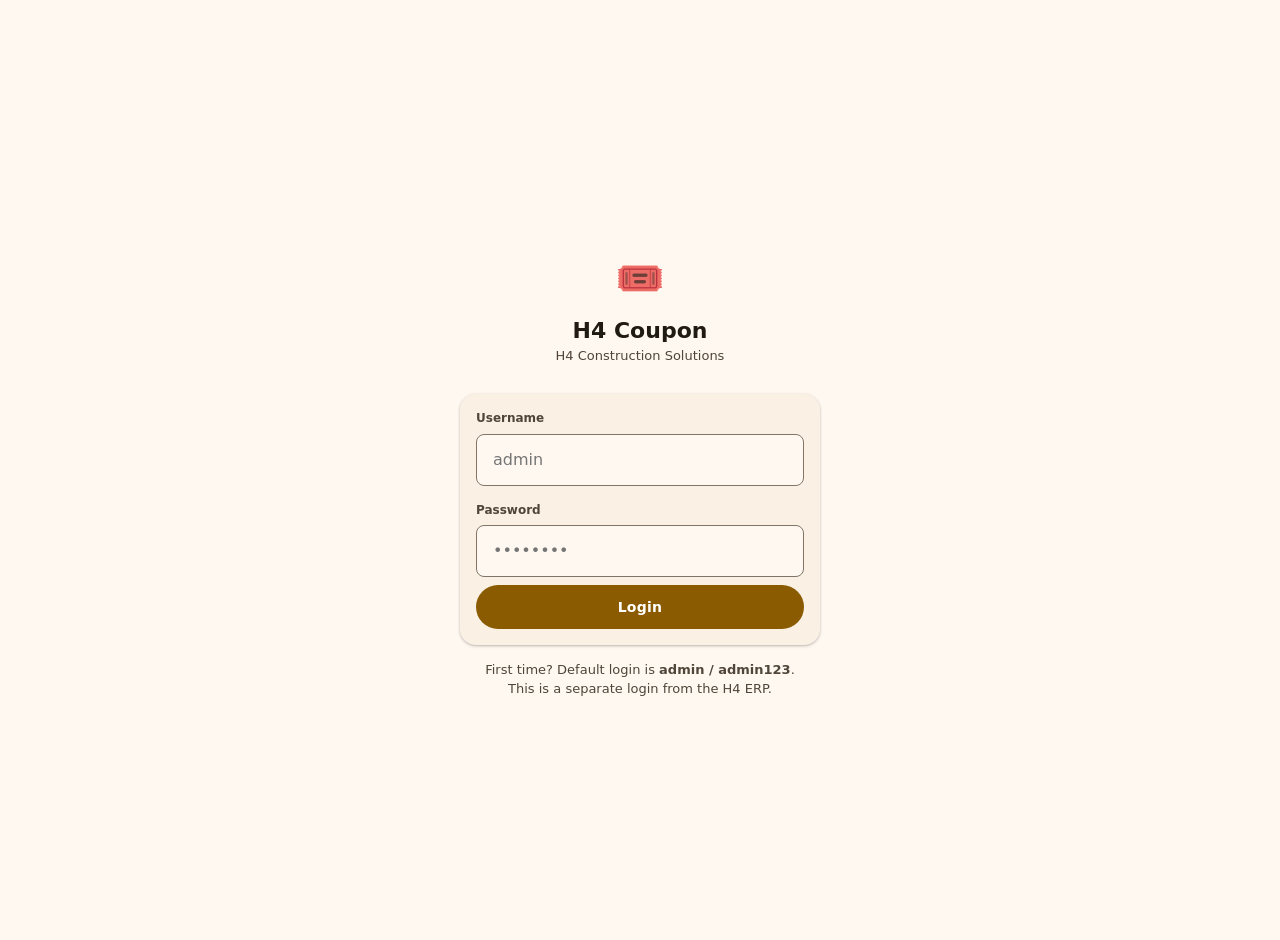
<file: coupon/index.html>
<!DOCTYPE html>
<html lang="en">
<head>
<meta charset="UTF-8">
<meta name="viewport" content="width=device-width, initial-scale=1.0, viewport-fit=cover">
<title>H4 Coupon</title>
<meta name="theme-color" content="#8A5B00">

<!-- ============================================================
     H4 COUPON MODULE — standalone, offline-first.
     Independent from the H4 ERP (separate localStorage key,
     separate login/session) but built with matching structural
     conventions so the two can be linked together later.

     Load order matters:
       1. tokens.css / base.css / components.css
       2. js/db.js        (LocalStorage data layer)
       3. js/utils.js      (shared helpers)
       4. js/router.js     (hash router + nav shell)
       5. js/views/*.js     (each view self-registers)
       6. js/app.js         (boots the app last)
     ============================================================ -->

<link rel="stylesheet" href="css/tokens.css">
<link rel="stylesheet" href="css/base.css">
<link rel="stylesheet" href="css/components.css">
</head>
<body>

<div id="app"><!-- router injects topbar / view / bottomnav here --></div>
<div id="snackbar-host"></div>

<script src="js/db.js"></script>
<script src="js/utils.js"></script>

<script src="views/login.js"></script>
<script src="views/register.js"></script>
<script src="views/dashboard.js"></script>
<script src="views/scanner.js"></script>
<script src="views/verify.js"></script>
<script src="views/customers.js"></script>
<script src="views/points.js"></script>
<script src="views/rewards.js"></script>
<script src="views/history.js"></script>
<script src="views/settings.js"></script>
<script src="views/admin.js"></script>

<script src="js/router.js"></script>

<script src="js/app.js"></script>
<script src="views/login.js"></script>
<script src="views/register.js"></script>
<script src="views/dashboard.js"></script>
<script src="views/scanner.js"></script>
<script src="views/verify.js"></script>
<script src="views/customers.js"></script>
<script src="views/points.js"></script>
<script src="views/rewards.js"></script>
<script src="views/history.js"></script>
<script src="views/settings.js"></script>
<script src="views/admin.js"></script>

<script src="js/app.js"></script>
</body>
</html>
</file>
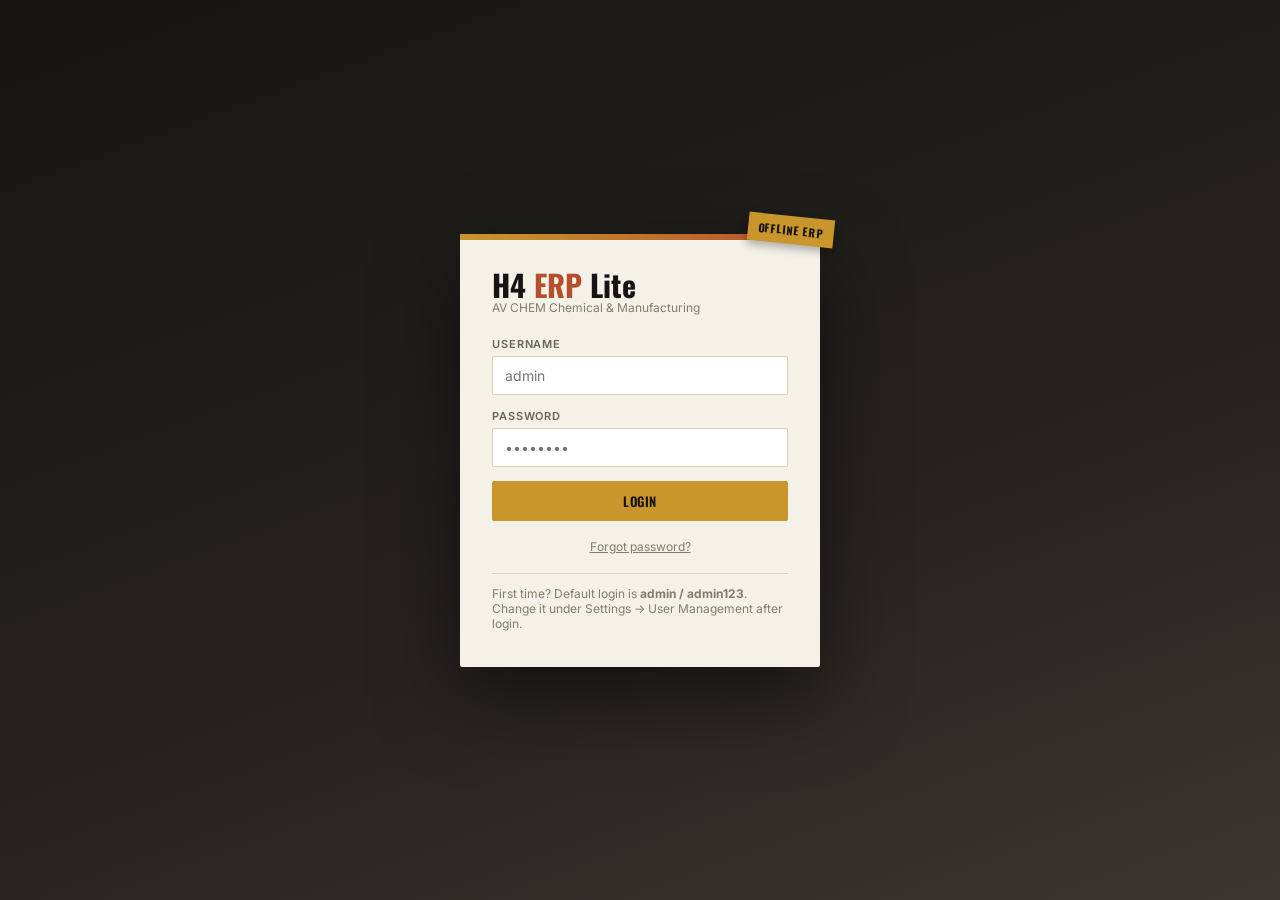
<file: erp/index.html>
<!DOCTYPE html>
<html lang="en">
<head>
<meta charset="UTF-8">
<meta name="viewport" content="width=device-width, initial-scale=1.0">
<title>H4 ERP Lite — AV CHEM</title>
<link rel="preconnect" href="https://fonts.googleapis.com">
<link href="https://fonts.googleapis.com/css2?family=Oswald:wght@400;500;600;700&family=Inter:wght@400;500;600;700&family=JetBrains+Mono:wght@500;700&display=swap" rel="stylesheet">
<style>
:root{
  --ink:#161513;
  --panel:#1E1C19;
  --panel-2:#26231F;
  --paper:#F4F1E9;
  --paper-2:#EAE5D8;
  --gold:#C9962B;
  --gold-2:#E7B65C;
  --rust:#B5502E;
  --green:#4C7A4F;
  --line:#3A362F;
  --line-light:#D8D1BF;
  --text-dim:#B9B3A4;
}
*{box-sizing:border-box;}
body{margin:0;font-family:'Inter',sans-serif;background:var(--paper);color:var(--ink);}
h1,h2,h3,.brandfont{font-family:'Oswald',sans-serif;letter-spacing:.02em;text-transform:uppercase;}
.mono{font-family:'JetBrains Mono',monospace;}
::-webkit-scrollbar{width:8px;height:8px;}
::-webkit-scrollbar-thumb{background:var(--line-light);border-radius:4px;}

/* ---------- Login ---------- */
#loginScreen{position:fixed;inset:0;background:linear-gradient(160deg,#161513 0%,#26231F 60%,#3A362F 100%);display:flex;align-items:center;justify-content:center;z-index:999;}
.login-card{background:var(--paper);width:360px;max-width:92vw;padding:36px 32px;border-radius:2px;position:relative;box-shadow:0 30px 80px rgba(0,0,0,.5);}
.login-card::before{content:"";position:absolute;top:0;left:0;right:0;height:6px;background:linear-gradient(90deg,var(--gold),var(--rust));}
.stamp{position:absolute;top:-18px;right:-14px;background:var(--gold);color:var(--ink);font-family:'Oswald';font-weight:700;font-size:11px;padding:6px 10px;transform:rotate(6deg);letter-spacing:.08em;box-shadow:0 4px 10px rgba(0,0,0,.3);}
.field label{display:block;font-size:11px;text-transform:uppercase;letter-spacing:.08em;color:#6b6355;margin-bottom:5px;font-weight:600;}
.field input,.field select,.field textarea{width:100%;padding:10px 12px;border:1px solid var(--line-light);background:#fff;font-family:inherit;font-size:14px;border-radius:2px;}
.field{margin-bottom:14px;}
.btn{display:inline-flex;align-items:center;justify-content:center;gap:6px;padding:10px 18px;border-radius:2px;font-family:'Oswald';font-weight:600;letter-spacing:.05em;text-transform:uppercase;font-size:13px;border:none;cursor:pointer;transition:.15s;}
.btn-gold{background:var(--gold);color:var(--ink);}
.btn-gold:hover{background:var(--gold-2);}
.btn-dark{background:var(--ink);color:var(--paper);}
.btn-dark:hover{background:#2c2a26;}
.btn-outline{background:transparent;border:1px solid var(--line-light);color:var(--ink);}
.btn-outline:hover{background:var(--paper-2);}
.btn-danger{background:var(--rust);color:#fff;}
.btn-sm{padding:6px 12px;font-size:11px;}
.btn:disabled{opacity:.4;cursor:not-allowed;}

/* ---------- Shell ---------- */
#app{display:none;min-height:100vh;}
.shell{display:flex;min-height:100vh;}
.sidebar{width:230px;background:var(--panel);color:var(--paper);flex-shrink:0;display:flex;flex-direction:column;}
.sidebar-brand{padding:22px 20px;border-bottom:1px solid var(--line);}
.sidebar-brand .h4{font-family:'Oswald';font-size:26px;font-weight:700;color:var(--gold);line-height:1;}
.sidebar-brand .sub{font-size:10px;letter-spacing:.15em;color:var(--text-dim);text-transform:uppercase;margin-top:4px;}
.nav-item{display:flex;align-items:center;gap:10px;padding:11px 20px;color:var(--text-dim);font-size:13px;font-weight:500;cursor:pointer;border-left:3px solid transparent;}
.nav-item:hover{background:var(--panel-2);color:var(--paper);}
.nav-item.active{background:var(--panel-2);color:var(--gold-2);border-left-color:var(--gold);}
.nav-icon{width:18px;text-align:center;}
.sidebar-foot{margin-top:auto;padding:16px 20px;border-top:1px solid var(--line);font-size:11px;color:var(--text-dim);}
.main{flex:1;display:flex;flex-direction:column;min-width:0;}
.topbar{display:flex;align-items:center;justify-content:space-between;padding:14px 26px;background:#fff;border-bottom:1px solid var(--line-light);position:sticky;top:0;z-index:20;}
.topbar h1{font-size:18px;margin:0;color:var(--ink);}
.content{padding:24px 26px;flex:1;}
.chip{display:inline-block;padding:3px 9px;border-radius:20px;font-size:10px;font-weight:700;letter-spacing:.05em;text-transform:uppercase;}
.chip-green{background:#E4EEE0;color:var(--green);}
.chip-gold{background:#F7E8C6;color:#8A6510;}
.chip-rust{background:#F5DFD5;color:var(--rust);}
.chip-gray{background:#eee;color:#666;}

/* cards */
.card{background:#fff;border:1px solid var(--line-light);border-radius:3px;padding:18px;}
.kpi-grid{display:grid;grid-template-columns:repeat(auto-fit,minmax(190px,1fr));gap:14px;margin-bottom:20px;}
.kpi{background:#fff;border:1px solid var(--line-light);border-radius:3px;padding:16px 18px;position:relative;overflow:hidden;}
.kpi::after{content:"";position:absolute;left:0;top:0;bottom:0;width:4px;background:var(--gold);}
.kpi .label{font-size:11px;text-transform:uppercase;letter-spacing:.06em;color:#847c69;font-weight:600;}
.kpi .value{font-family:'Oswald';font-size:26px;margin-top:6px;}
.section-title{font-size:13px;text-transform:uppercase;letter-spacing:.08em;color:#847c69;font-weight:700;margin:0 0 12px 0;border-bottom:1px solid var(--line-light);padding-bottom:8px;}

table{width:100%;border-collapse:collapse;font-size:13px;}
th{text-align:left;font-size:10.5px;text-transform:uppercase;letter-spacing:.05em;color:#847c69;padding:8px 10px;border-bottom:2px solid var(--line-light);}
td{padding:9px 10px;border-bottom:1px solid #EFEBE0;vertical-align:middle;}
tr:hover td{background:#FBFAF6;}
.table-wrap{overflow-x:auto;}

.grid-2{display:grid;grid-template-columns:1fr 1fr;gap:16px;}
.grid-3{display:grid;grid-template-columns:1fr 1fr 1fr;gap:16px;}
@media(max-width:900px){.grid-2,.grid-3{grid-template-columns:1fr;} .sidebar{width:64px;} .sidebar .label-text{display:none;} .sidebar-brand .sub{display:none;}}

.modal-bg{position:fixed;inset:0;background:rgba(20,18,15,.55);display:flex;align-items:center;justify-content:center;z-index:200;padding:20px;}
.modal{background:#fff;width:560px;max-width:100%;max-height:88vh;overflow:auto;border-radius:3px;}
.modal-head{padding:16px 20px;border-bottom:1px solid var(--line-light);display:flex;justify-content:space-between;align-items:center;}
.modal-body{padding:20px;}
.x-close{cursor:pointer;font-size:18px;color:#847c69;background:none;border:none;}

.theme-swatch{width:26px;height:26px;border-radius:50%;cursor:pointer;border:2px solid transparent;}
.theme-swatch.active{border-color:var(--ink);}

/* invoice print doc */
.inv-doc{background:#fff;border:1px solid var(--line-light);}
.inv-head{display:flex;justify-content:space-between;padding:22px 24px;border-bottom:3px solid var(--gold);}
.inv-stamp{position:absolute;transform:rotate(-8deg);border:3px solid var(--rust);color:var(--rust);font-family:'Oswald';font-weight:700;padding:4px 14px;font-size:20px;letter-spacing:.1em;opacity:.85;border-radius:6px;}
.inv-table th{background:var(--paper-2);}
.badge-role{font-size:10px;padding:2px 7px;border-radius:3px;background:var(--paper-2);color:#6b6355;font-weight:700;text-transform:uppercase;}

@media print{
  body *{visibility:hidden;}
  #printArea, #printArea *{visibility:visible;}
  #printArea{position:absolute;top:0;left:0;width:100%;}
  .no-print{display:none!important;}
}
input,select,textarea{outline:none;}
input:focus,select:focus,textarea:focus{border-color:var(--gold);}
a{color:inherit;}
.small{font-size:12px;color:#847c69;}
</style>
</head>
<body>

<!-- ============ LOGIN ============ -->
<div id="loginScreen">
  <div class="login-card">
    <div class="stamp">OFFLINE ERP</div>
    <div style="font-family:'Oswald';font-size:30px;font-weight:700;color:var(--ink);line-height:1;">H4 <span style="color:var(--rust);">ERP</span> Lite</div>
    <div class="small" style="margin-bottom:22px;">AV CHEM Chemical &amp; Manufacturing</div>
    <div class="field">
      <label>Username</label>
      <input id="loginUser" placeholder="admin" autocomplete="username">
    </div>
    <div class="field">
      <label>Password</label>
      <input id="loginPass" type="password" placeholder="••••••••" autocomplete="current-password">
    </div>
    <div id="loginError" style="color:var(--rust);font-size:12px;margin-bottom:10px;display:none;">Invalid username or password.</div>
    <button class="btn btn-gold" style="width:100%;" onclick="doLogin()">Login</button>
    <div style="text-align:center;margin-top:14px;">
      <span class="small" style="cursor:pointer;text-decoration:underline;" onclick="showForgot()">Forgot password?</span>
    </div>
    <div class="small" style="margin-top:18px;border-top:1px solid var(--line-light);padding-top:12px;">
      First time? Default login is <b>admin / admin123</b>. Change it under Settings → User Management after login.
    </div>
  </div>
</div>

<!-- ============ APP SHELL ============ -->
<div id="app">
<div class="shell">
  <div class="sidebar">
    <div class="sidebar-brand">
      <div class="h4">H4 ERP</div>
      <div class="sub">AV CHEM · Lite</div>
    </div>
    <div id="navList"></div>
    <div class="sidebar-foot">
      Logged in as <b id="curUserName">-</b><br>
      <span onclick="logout()" style="cursor:pointer;text-decoration:underline;">Logout</span>
    </div>
  </div>
  <div class="main">
    <div class="topbar">
      <h1 id="pageTitle">Dashboard</h1>
      <div style="display:flex;align-items:center;gap:14px;">
        <span id="notifBell" class="small" style="cursor:pointer;" onclick="go('notifications')">🔔 <span id="notifCount">0</span></span>
        <span class="badge-role" id="curUserRole">ADMIN</span>
      </div>
    </div>
    <div class="content" id="content"></div>
  </div>
</div>
</div>

<script>
/* =========================================================
   H4 ERP LITE — offline single-file app
   Data persists in this browser via localStorage.
   ========================================================= */

const DB_KEY = 'h4erp_data_v1';

function defaultData(){
  return {
    settings:{
      companyName:'AV CHEM Chemical & Manufacturing',
      address:'Mukkilapeedika, Kannamkulam, Tirur, Malappuram, Kerala',
      gstin:'', pan:'', mobile:'', whatsapp:'', website:'',
      brandLogo:'', companyLogo:'', watermark:'', qrImage:'',
      theme:'goldblack',
      customTheme:{gold:'#C9962B', ink:'#161513', rust:'#B5502E'},
      invoiceTemplate:'design1',
      invoicePrefix:'H4', invoiceSeq: 1,
      gstDefault: 18,
      currency:'₹'
    },
    users:[
      {id:1, name:'Admin', username:'admin', password:'admin123', role:'Admin'}
    ],
    activityLog:[],
    customers:[],
    products:[
      {id:1, name:'Tile Adhesive', category:'Tile Adhesive', unit:'Bag 20kg', dealerPrice:340, retailPrice:390, stock:120, gst:18},
      {id:2, name:'Waterproofing Solution', category:'Waterproofing', unit:'Ltr', dealerPrice:145, retailPrice:170, stock:200, gst:18},
      {id:3, name:'ShieldX Epoxy Flooring', category:'Epoxy Flooring', unit:'Kg Set', dealerPrice:410, retailPrice:475, stock:60, gst:18},
      {id:4, name:'Crack Filler', category:'Crack Filler', unit:'Kg', dealerPrice:95, retailPrice:115, stock:80, gst:18},
      {id:5, name:'SBR Bonding Agent', category:'SBR', unit:'Ltr', dealerPrice:120, retailPrice:145, stock:90, gst:18},
      {id:6, name:'H4 Home Care Sealant', category:'Home Care', unit:'Pcs', dealerPrice:180, retailPrice:210, stock:50, gst:18}
    ],
    invoices:[],
    lowStockThreshold: 15
  };
}

let DB = loadDB();
function loadDB(){
  try{
    const raw = localStorage.getItem(DB_KEY);
    if(!raw) { const d = defaultData(); localStorage.setItem(DB_KEY, JSON.stringify(d)); return d; }
    const parsed = JSON.parse(raw);
    const d = defaultData();
    if(!parsed.activityLog) parsed.activityLog = [];
    if(!parsed.settings.customTheme) parsed.settings.customTheme = d.settings.customTheme;
    if(!parsed.settings.invoiceTemplate) parsed.settings.invoiceTemplate = 'design1';
    return parsed;
  }catch(e){ console.error('DB load failed', e); return defaultData(); }
}
function saveDB(){
  localStorage.setItem(DB_KEY, JSON.stringify(DB));
}

let CURRENT_USER = null;
let CART = []; // current invoice items being built
let EDIT_INVOICE_ID = null;

/* ---------------- THEMES ---------------- */
const THEMES = {
  goldblack: {gold:'#C9962B', gold2:'#E7B65C', ink:'#161513', rust:'#B5502E'},
  purplegold:{gold:'#C9962B', gold2:'#E7B65C', ink:'#2B1B3D', rust:'#7A4EA6'},
  bluewhite:{gold:'#2F6FA5', gold2:'#5B93C8', ink:'#12202E', rust:'#2F6FA5'},
  green:{gold:'#4C7A4F', gold2:'#6FA073', ink:'#16241A', rust:'#4C7A4F'},
  red:{gold:'#B5502E', gold2:'#D97757', ink:'#241413', rust:'#B5502E'}
};
function applyTheme(key){
  let t;
  if(key==='custom' && DB.settings.customTheme){
    const c = DB.settings.customTheme;
    t = {gold:c.gold, gold2:shade(c.gold,25), ink:c.ink, rust:c.rust};
  } else {
    t = THEMES[key] || THEMES.goldblack;
  }
  const r = document.documentElement.style;
  r.setProperty('--gold', t.gold);
  r.setProperty('--gold-2', t.gold2);
  r.setProperty('--panel', t.ink);
  r.setProperty('--panel-2', shade(t.ink, 8));
  r.setProperty('--rust', t.rust);
}
function shade(hex, pct){
  hex = hex.replace('#','');
  const num = parseInt(hex,16);
  let r=(num>>16)+pct, g=((num>>8)&0xff)+pct, b=(num&0xff)+pct;
  r=Math.min(255,Math.max(0,r)); g=Math.min(255,Math.max(0,g)); b=Math.min(255,Math.max(0,b));
  return '#'+((1<<24)+(r<<16)+(g<<8)+b).toString(16).slice(1);
}

/* ---------------- LOGIN ---------------- */
function doLogin(){
  const u = document.getElementById('loginUser').value.trim();
  const p = document.getElementById('loginPass').value;
  const user = DB.users.find(x=>x.username.toLowerCase()===u.toLowerCase() && x.password===p);
  if(!user){ document.getElementById('loginError').style.display='block'; return; }
  CURRENT_USER = user;
  sessionStorage.setItem('h4erp_session', JSON.stringify({id:user.id}));
  logActivity('Login', `${user.name} (${user.role}) logged in`);
  enterApp();
}
function showForgot(){
  alert('Password recovery is offline. Ask your Admin to reset your password from Settings → User Management.\n\nDefault admin login is admin / admin123 if this is a fresh install.');
}
function logout(){
  if(CURRENT_USER) logActivity('Logout', `${CURRENT_USER.name} logged out`);
  sessionStorage.removeItem('h4erp_session');
  CURRENT_USER = null;
  document.getElementById('app').style.display='none';
  document.getElementById('loginScreen').style.display='flex';
}
function tryAutoLogin(){
  try{
    const s = JSON.parse(sessionStorage.getItem('h4erp_session'));
    if(s){ const user = DB.users.find(x=>x.id===s.id); if(user){ CURRENT_USER=user; enterApp(); } }
  }catch(e){}
}
function enterApp(){
  document.getElementById('loginScreen').style.display='none';
  document.getElementById('app').style.display='block';
  applyTheme(DB.settings.theme);
  document.getElementById('curUserName').textContent = CURRENT_USER.name;
  document.getElementById('curUserRole').textContent = CURRENT_USER.role;
  buildNav();
  go('dashboard');
}

/* ---------------- NAV ---------------- */
const NAV = [
  {id:'dashboard', label:'Dashboard', icon:'📊'},
  {id:'billing', label:'New Invoice', icon:'🧾'},
  {id:'invoices', label:'All Invoices', icon:'📄'},
  {id:'customers', label:'Customers', icon:'👤'},
  {id:'products', label:'Products', icon:'📦'},
  {id:'reports', label:'Reports', icon:'📈'},
  {id:'search', label:'Search', icon:'🔍'},
  {id:'notifications', label:'Notifications', icon:'🔔'},
  {id:'activitylog', label:'Activity Log', icon:'📜'},
  {id:'settings', label:'Settings', icon:'🎨'},
  {id:'users', label:'User Management', icon:'👥'},
  {id:'backup', label:'Backup', icon:'💾'},
  {id:'about', label:'About', icon:'ℹ️'}
];
function buildNav(){
  const el = document.getElementById('navList');
  el.innerHTML = NAV.map(n=>`<div class="nav-item" id="nav-${n.id}" onclick="go('${n.id}')"><span class="nav-icon">${n.icon}</span><span class="label-text">${n.label}</span></div>`).join('');
}
function setActiveNav(id){
  NAV.forEach(n=>document.getElementById('nav-'+n.id).classList.remove('active'));
  const el = document.getElementById('nav-'+id); if(el) el.classList.add('active');
}

function go(id){
  setActiveNav(id);
  const titleMap = Object.fromEntries(NAV.map(n=>[n.id,n.label]));
  document.getElementById('pageTitle').textContent = titleMap[id] || 'H4 ERP Lite';
  const c = document.getElementById('content');
  const renderers = {
    dashboard: renderDashboard, billing: renderBilling, invoices: renderInvoices,
    customers: renderCustomers, products: renderProducts, reports: renderReports,
    search: renderSearch, notifications: renderNotifications, activitylog: renderActivityLog, settings: renderSettings,
    users: renderUsers, backup: renderBackup, about: renderAbout
  };
  c.innerHTML = '';
  (renderers[id] || renderDashboard)();
  updateNotifCount();
}

/* ---------------- HELPERS ---------------- */
function fmt(n){ return DB.settings.currency + (Number(n||0)).toLocaleString('en-IN',{minimumFractionDigits:2, maximumFractionDigits:2}); }
function todayISO(){ return new Date().toISOString().slice(0,10); }
function monthKey(d){ return d.slice(0,7); }
function uid(){ return Date.now()+Math.floor(Math.random()*1000); }
function esc(s){ return (s||'').toString().replace(/[&<>"']/g, m=>({'&':'&amp;','<':'&lt;','>':'&gt;','"':'&quot;',"'":'&#39;'}[m])); }
function logActivity(type, msg){
  if(!DB.activityLog) DB.activityLog = [];
  DB.activityLog.push({id:uid(), type, msg, user: (CURRENT_USER?CURRENT_USER.name:'System'), ts: new Date().toISOString()});
  if(DB.activityLog.length>1000) DB.activityLog = DB.activityLog.slice(-1000);
  saveDB();
}
function amountInWords(num){
  num = Math.round(num);
  if(num===0) return 'Zero Rupees Only';
  const a=['','One','Two','Three','Four','Five','Six','Seven','Eight','Nine','Ten','Eleven','Twelve','Thirteen','Fourteen','Fifteen','Sixteen','Seventeen','Eighteen','Nineteen'];
  const b=['','','Twenty','Thirty','Forty','Fifty','Sixty','Seventy','Eighty','Ninety'];
  function two(n){ if(n<20) return a[n]; return b[Math.floor(n/10)]+(n%10?' '+a[n%10]:''); }
  function three(n){ if(n>99) return a[Math.floor(n/100)]+' Hundred'+(n%100?' '+two(n%100):''); return two(n); }
  let str=''; const crore=Math.floor(num/10000000); num%=10000000;
  const lakh=Math.floor(num/100000); num%=100000;
  const thousand=Math.floor(num/1000); num%=1000;
  const rest=num;
  if(crore) str+=three(crore)+' Crore ';
  if(lakh) str+=three(lakh)+' Lakh ';
  if(thousand) str+=three(thousand)+' Thousand ';
  if(rest) str+=three(rest);
  return str.trim()+' Rupees Only';
}
function toast(msg){
  const t=document.createElement('div');
  t.textContent=msg;
  t.style.cssText='position:fixed;bottom:24px;right:24px;background:var(--ink);color:#fff;padding:12px 18px;border-radius:3px;z-index:999;font-size:13px;box-shadow:0 8px 24px rgba(0,0,0,.3);';
  document.body.appendChild(t);
  setTimeout(()=>t.remove(),2400);
}
function openModal(html){
  const bg=document.createElement('div');
  bg.className='modal-bg'; bg.id='modalBg';
  bg.onclick=(e)=>{ if(e.target.id==='modalBg') closeModal(); };
  bg.innerHTML=`<div class="modal">${html}</div>`;
  document.body.appendChild(bg);
}
function closeModal(){ const m=document.getElementById('modalBg'); if(m) m.remove(); }

/* ================= DASHBOARD ================= */
function renderDashboard(){
  const today = todayISO();
  const inv = DB.invoices;
  const todaySales = inv.filter(i=>i.date===today).reduce((s,i)=>s+i.grandTotal,0);
  const monthSales = inv.filter(i=>monthKey(i.date)===monthKey(today)).reduce((s,i)=>s+i.grandTotal,0);
  const pending = inv.filter(i=>i.paymentStatus!=='Paid').reduce((s,i)=>s+(i.balanceDue||0),0);
  const cashToday = inv.filter(i=>i.date===today && i.paymentMode==='Cash').reduce((s,i)=>s+i.paidAmount,0);
  const stockUnits = DB.products.reduce((s,p)=>s+Number(p.stock||0),0);

  document.getElementById('content').innerHTML = `
  <div class="kpi-grid">
    <div class="kpi"><div class="label">Today Sales</div><div class="value">${fmt(todaySales)}</div></div>
    <div class="kpi"><div class="label">Monthly Sales</div><div class="value">${fmt(monthSales)}</div></div>
    <div class="kpi"><div class="label">Stock Units</div><div class="value">${stockUnits}</div></div>
    <div class="kpi"><div class="label">Total Customers</div><div class="value">${DB.customers.length}</div></div>
    <div class="kpi"><div class="label">Pending Payments</div><div class="value">${fmt(pending)}</div></div>
    <div class="kpi"><div class="label">Total Bills</div><div class="value">${inv.length}</div></div>
    <div class="kpi"><div class="label">Cash Collected Today</div><div class="value">${fmt(cashToday)}</div></div>
  </div>
  <div class="grid-2">
    <div class="card">
      <div class="section-title">Recent Bills</div>
      <div class="table-wrap"><table><thead><tr><th>Invoice</th><th>Customer</th><th>Date</th><th>Amount</th><th>Status</th></tr></thead>
      <tbody>${inv.slice(-8).reverse().map(i=>`<tr><td class="mono">${i.number}</td><td>${esc(i.customer.name)}</td><td>${i.date}</td><td>${fmt(i.grandTotal)}</td><td>${statusChip(i.paymentStatus)}</td></tr>`).join('') || '<tr><td colspan="5" class="small">No invoices yet. Create one from New Invoice.</td></tr>'}</tbody></table></div>
    </div>
    <div class="card">
      <div class="section-title">Low Stock &amp; Alerts</div>
      ${lowStockList()}
    </div>
  </div>`;
}
function statusChip(s){
  if(s==='Paid') return '<span class="chip chip-green">Paid</span>';
  if(s==='Partial') return '<span class="chip chip-gold">Partial</span>';
  return '<span class="chip chip-rust">Pending</span>';
}
function lowStockList(){
  const low = DB.products.filter(p=>Number(p.stock)<=DB.lowStockThreshold);
  if(!low.length) return '<div class="small">All stock levels healthy.</div>';
  return `<ul style="margin:0;padding-left:18px;">${low.map(p=>`<li style="margin-bottom:6px;">${esc(p.name)} — <b>${p.stock}</b> left</li>`).join('')}</ul>`;
}

/* ================= BILLING (Invoice module) ================= */
function renderBilling(prefillInvoice){
  CART = prefillInvoice ? JSON.parse(JSON.stringify(prefillInvoice.items)) : [];
  EDIT_INVOICE_ID = prefillInvoice ? prefillInvoice.id : null;
  const s = DB.settings;
  const inv = prefillInvoice || {};
  const cust = inv.customer || {};
  const charges = inv.charges || {labour:0,transport:0,loading:0,packing:0,other:0};
  const discount = inv.discount || {type:'flat', value:0};

  document.getElementById('content').innerHTML = `
  <div class="grid-2" style="align-items:start;">
    <div class="card">
      <div class="section-title">Customer Details</div>
      <div class="grid-2">
        <div class="field"><label>Customer Name</label><input id="cName" value="${esc(cust.name)||''}" list="custList"></div>
        <div class="field"><label>Mobile</label><input id="cMobile" value="${esc(cust.mobile)||''}"></div>
      </div>
      <div class="grid-2">
        <div class="field"><label>Alternate Mobile</label><input id="cAltMobile" value="${esc(cust.altMobile)||''}"></div>
        <div class="field"><label>Place</label><input id="cPlace" value="${esc(cust.place)||''}"></div>
      </div>
      <div class="grid-2">
        <div class="field"><label>Address</label><input id="cAddress" value="${esc(cust.address)||''}"></div>
        <div class="field"><label>GST Number (optional)</label><input id="cGst" value="${esc(cust.gst)||''}"></div>
      </div>
      <datalist id="custList">${DB.customers.map(c=>`<option value="${esc(c.name)}">`).join('')}</datalist>
      <div class="small">Type a saved customer name to auto-fill, or enter a new one — it will be saved automatically.</div>
    </div>

    <div class="card">
      <div class="section-title">Invoice Info</div>
      <div class="grid-2">
        <div class="field"><label>Invoice Number</label><input id="iNumber" class="mono" value="${inv.number || (s.invoicePrefix+'-'+String(s.invoiceSeq).padStart(4,'0'))}" ${inv.number?'':'readonly'}></div>
        <div class="field"><label>Date</label><input id="iDate" type="date" value="${inv.date || todayISO()}"></div>
      </div>
      <div class="grid-2">
        <div class="field"><label>Due Date</label><input id="iDue" type="date" value="${inv.dueDate||''}"></div>
        <div class="field"><label>Warranty</label><input id="iWarranty" placeholder="e.g. 5 Years" value="${esc(inv.warranty)||''}"></div>
      </div>
      <div class="field"><label>Notes</label><textarea id="iNotes" rows="2">${esc(inv.notes)||''}</textarea></div>
    </div>
  </div>

  <div class="card" style="margin-top:16px;">
    <div class="section-title">Products</div>
    <div style="display:flex;gap:8px;margin-bottom:12px;flex-wrap:wrap;align-items:end;">
      <div class="field" style="width:130px;margin-bottom:0;"><label>Price Type</label>
        <select id="priceType">
          <option value="Retail" ${(inv.priceType||'Retail')==='Retail'?'selected':''}>Retail</option>
          <option value="Dealer" ${inv.priceType==='Dealer'?'selected':''}>Dealer</option>
        </select>
      </div>
      <div class="field" style="flex:2;min-width:200px;margin-bottom:0;"><label>Select Product</label>
        <select id="prodSelect">
          <option value="">— Choose product —</option>
          ${DB.products.map(p=>`<option value="${p.id}">${esc(p.name)} (${esc(p.unit)}) — ${fmt(p.retailPrice)}</option>`).join('')}
        </select>
      </div>
      <div class="field" style="width:100px;margin-bottom:0;"><label>Qty</label><input id="prodQty" type="number" value="1" min="0.01" step="0.01"></div>
      <button class="btn btn-dark btn-sm" onclick="addCartItem()">➕ Add</button>
      <button class="btn btn-outline btn-sm" onclick="addCustomItem()">➕ Custom Item</button>
    </div>
    <div class="table-wrap">
      <table id="cartTable">
        <thead><tr><th>Item</th><th>Qty</th><th>Unit</th><th>Rate</th><th>GST%</th><th>Amount</th><th></th></tr></thead>
        <tbody id="cartBody"></tbody>
      </table>
    </div>
  </div>

  <div class="grid-2" style="margin-top:16px;align-items:start;">
    <div class="card">
      <div class="section-title">Additional Charges</div>
      <div class="grid-2">
        <div class="field"><label>Labour</label><input id="chLabour" type="number" value="${charges.labour||0}" oninput="recalc()"></div>
        <div class="field"><label>Transportation</label><input id="chTransport" type="number" value="${charges.transport||0}" oninput="recalc()"></div>
      </div>
      <div class="grid-2">
        <div class="field"><label>Loading/Unloading</label><input id="chLoading" type="number" value="${charges.loading||0}" oninput="recalc()"></div>
        <div class="field"><label>Packing Charge</label><input id="chPacking" type="number" value="${charges.packing||0}" oninput="recalc()"></div>
      </div>
      <div class="field"><label>Other Charges</label><input id="chOther" type="number" value="${charges.other||0}" oninput="recalc()"></div>

      <div class="section-title" style="margin-top:16px;">Discount</div>
      <div style="display:flex;gap:10px;align-items:center;margin-bottom:10px;">
        <label class="small"><input type="radio" name="discType" value="flat" ${discount.type==='flat'?'checked':''} onchange="recalc()"> Flat ₹</label>
        <label class="small"><input type="radio" name="discType" value="percent" ${discount.type==='percent'?'checked':''} onchange="recalc()"> Percentage %</label>
        <label class="small"><input type="radio" name="discType" value="off" ${(!discount.type||discount.type==='off')?'checked':''} onchange="recalc()"> Off</label>
      </div>
      <div class="field"><label>Discount Value</label><input id="discValue" type="number" value="${discount.value||0}" oninput="recalc()"></div>
    </div>

    <div class="card">
      <div class="section-title">Payment</div>
      <div class="grid-2">
        <div class="field"><label>Payment Mode</label>
          <select id="payMode">
            ${['Cash','UPI','Bank','Cheque','Credit'].map(m=>`<option ${inv.paymentMode===m?'selected':''}>${m}</option>`).join('')}
          </select>
        </div>
        <div class="field"><label>Amount Paid Now</label><input id="paidAmount" type="number" value="${inv.paidAmount||0}" oninput="recalc()"></div>
      </div>
      <div class="small" style="margin-bottom:10px;">Payment status is calculated automatically from Grand Total vs Amount Paid.</div>

      <div class="section-title" style="margin-top:6px;">Totals</div>
      <table style="font-size:13px;">
        <tr><td>Sub Total</td><td class="mono" style="text-align:right;" id="tSub">₹0.00</td></tr>
        <tr><td>Additional Charges</td><td class="mono" style="text-align:right;" id="tCharges">₹0.00</td></tr>
        <tr><td>Discount</td><td class="mono" style="text-align:right;" id="tDisc">₹0.00</td></tr>
        <tr><td>GST</td><td class="mono" style="text-align:right;" id="tGst">₹0.00</td></tr>
        <tr style="font-weight:700;font-size:15px;"><td>Grand Total</td><td class="mono" style="text-align:right;" id="tGrand">₹0.00</td></tr>
        <tr><td>Balance Due</td><td class="mono" style="text-align:right;" id="tBalance">₹0.00</td></tr>
      </table>
      <div class="small" id="amtWords" style="margin-top:8px;font-style:italic;"></div>
    </div>
  </div>

  <div style="margin-top:18px;display:flex;gap:10px;flex-wrap:wrap;">
    <button class="btn btn-gold" onclick="saveInvoice()">💾 Save Invoice</button>
    <button class="btn btn-dark" onclick="saveInvoice(true)">👁 Save &amp; Preview / Print</button>
    <button class="btn btn-outline" onclick="go('billing')">✖ Clear</button>
  </div>
  `;
  renderCart();
}
function addCartItem(){
  const sel = document.getElementById('prodSelect');
  const qty = parseFloat(document.getElementById('prodQty').value)||0;
  if(!sel.value || qty<=0) return;
  const p = DB.products.find(x=>x.id==sel.value);
  const pType = (document.getElementById('priceType')||{}).value || 'Retail';
  const rate = pType==='Dealer' ? p.dealerPrice : p.retailPrice;
  CART.push({id:uid(), name:p.name, unit:p.unit, qty, rate, gst:p.gst!==undefined?p.gst:DB.settings.gstDefault, productId:p.id, category:p.category});
  renderCart();
}
function addCustomItem(){
  const name = prompt('Custom item name:'); if(!name) return;
  const qty = parseFloat(prompt('Quantity:','1'))||1;
  const rate = parseFloat(prompt('Rate (₹):','0'))||0;
  const gst = parseFloat(prompt('GST %:', DB.settings.gstDefault))||0;
  CART.push({id:uid(), name, unit:'Pcs', qty, rate, gst, productId:null});
  renderCart();
}
function removeCartItem(id){ CART = CART.filter(i=>i.id!==id); renderCart(); }
function updateCartItem(id, field, val){
  const it = CART.find(i=>i.id===id); if(!it) return;
  it[field] = (field==='name'||field==='unit') ? val : parseFloat(val)||0;
  renderCart();
}
function renderCart(){
  const body = document.getElementById('cartBody');
  if(!body) return;
  body.innerHTML = CART.map(it=>{
    const amt = it.qty*it.rate;
    return `<tr>
      <td><input value="${esc(it.name)}" onchange="updateCartItem(${it.id},'name',this.value)" style="border:1px solid var(--line-light);padding:4px 6px;width:150px;"></td>
      <td><input type="number" value="${it.qty}" onchange="updateCartItem(${it.id},'qty',this.value)" style="border:1px solid var(--line-light);padding:4px 6px;width:60px;"></td>
      <td><input value="${esc(it.unit)}" onchange="updateCartItem(${it.id},'unit',this.value)" style="border:1px solid var(--line-light);padding:4px 6px;width:70px;"></td>
      <td><input type="number" value="${it.rate}" onchange="updateCartItem(${it.id},'rate',this.value)" style="border:1px solid var(--line-light);padding:4px 6px;width:80px;"></td>
      <td><input type="number" value="${it.gst}" onchange="updateCartItem(${it.id},'gst',this.value)" style="border:1px solid var(--line-light);padding:4px 6px;width:55px;"></td>
      <td class="mono">${fmt(amt)}</td>
      <td><button class="btn btn-danger btn-sm" onclick="removeCartItem(${it.id})">✕</button></td>
    </tr>`;
  }).join('') || '<tr><td colspan="7" class="small">No items added yet.</td></tr>';
  recalc();
}
function computeTotals(){
  const sub = CART.reduce((s,i)=>s+i.qty*i.rate,0);
  const gstAmt = CART.reduce((s,i)=>s+(i.qty*i.rate*(i.gst||0)/100),0);
  const chLabour = numVal('chLabour'), chTransport = numVal('chTransport'), chLoading=numVal('chLoading'), chPacking=numVal('chPacking'), chOther=numVal('chOther');
  const chargesTotal = chLabour+chTransport+chLoading+chPacking+chOther;
  const discType = (document.querySelector('input[name=discType]:checked')||{}).value || 'off';
  const discValRaw = numVal('discValue');
  let discAmt = 0;
  if(discType==='flat') discAmt = discValRaw;
  else if(discType==='percent') discAmt = (sub+chargesTotal)*discValRaw/100;
  const grand = Math.max(0, sub + chargesTotal + gstAmt - discAmt);
  const paid = numVal('paidAmount');
  const balance = Math.max(0, grand - paid);
  return {sub, gstAmt, chargesTotal, discAmt, grand, paid, balance, discType, discValRaw,
    charges:{labour:chLabour,transport:chTransport,loading:chLoading,packing:chPacking,other:chOther}};
}
function numVal(id){ const el = document.getElementById(id); return el ? (parseFloat(el.value)||0) : 0; }
function recalc(){
  const t = computeTotals();
  const set = (id,v)=>{ const el=document.getElementById(id); if(el) el.textContent = fmt(v); };
  set('tSub', t.sub); set('tCharges', t.chargesTotal); set('tDisc', t.discAmt); set('tGst', t.gstAmt); set('tGrand', t.grand); set('tBalance', t.balance);
  const w = document.getElementById('amtWords'); if(w) w.textContent = amountInWords(t.grand);
}
function paymentStatusFor(grand, paid){
  if(paid<=0) return 'Pending';
  if(paid>=grand) return 'Paid';
  return 'Partial';
}
function saveInvoice(preview){
  const name = document.getElementById('cName').value.trim();
  if(!name){ alert('Please enter a customer name.'); return; }
  if(CART.length===0){ alert('Please add at least one product/item.'); return; }
  const t = computeTotals();
  const customer = {
    name, mobile: document.getElementById('cMobile').value.trim(),
    altMobile: document.getElementById('cAltMobile').value.trim(),
    place: document.getElementById('cPlace').value.trim(),
    address: document.getElementById('cAddress').value.trim(),
    gst: document.getElementById('cGst').value.trim()
  };
  // upsert customer
  let cust = DB.customers.find(c=>c.name.toLowerCase()===name.toLowerCase() && c.mobile===customer.mobile);
  if(!cust){ cust = {id:uid(), ...customer, createdAt: todayISO()}; DB.customers.push(cust); }
  else { Object.assign(cust, customer); }

  const status = paymentStatusFor(t.grand, t.paid);
  const invNumber = document.getElementById('iNumber').value;

  const invoiceObj = {
    id: EDIT_INVOICE_ID || uid(),
    number: invNumber,
    date: document.getElementById('iDate').value || todayISO(),
    dueDate: document.getElementById('iDue').value,
    warranty: document.getElementById('iWarranty').value,
    notes: document.getElementById('iNotes').value,
    customer, customerId: cust.id,
    priceType: (document.getElementById('priceType')||{}).value || 'Retail',
    items: JSON.parse(JSON.stringify(CART)),
    charges: t.charges,
    discount: {type: t.discType, value: t.discValRaw, amount: t.discAmt},
    subTotal: t.sub, gstAmount: t.gstAmt, chargesTotal: t.chargesTotal,
    grandTotal: t.grand, paidAmount: t.paid, balanceDue: t.balance,
    paymentMode: document.getElementById('payMode').value,
    paymentStatus: status,
    createdBy: CURRENT_USER.name,
    cancelled: false
  };

  const wasEdit = !!EDIT_INVOICE_ID;
  if(EDIT_INVOICE_ID){
    const idx = DB.invoices.findIndex(i=>i.id===EDIT_INVOICE_ID);
    DB.invoices[idx] = invoiceObj;
  } else {
    DB.invoices.push(invoiceObj);
    DB.settings.invoiceSeq += 1;
    // reduce stock
    CART.forEach(it=>{
      if(it.productId){ const p = DB.products.find(x=>x.id===it.productId); if(p) p.stock = Math.max(0, Number(p.stock)-Number(it.qty)); }
    });
  }
  saveDB();
  logActivity(wasEdit?'Invoice Edit':'Invoice Create', `${invoiceObj.number} — ${esc(invoiceObj.customer.name)} — ${fmt(invoiceObj.grandTotal)}`);
  toast('Invoice saved: ' + invoiceObj.number);
  EDIT_INVOICE_ID = null;
  if(preview) openInvoicePreview(invoiceObj.id);
  else go('invoices');
}

/* ================= INVOICES LIST ================= */
function renderInvoices(){
  const c = document.getElementById('content');
  c.innerHTML = `
  <div class="card">
    <div class="section-title">All Invoices</div>
    <div class="table-wrap"><table>
      <thead><tr><th>Invoice</th><th>Date</th><th>Customer</th><th>Mobile</th><th>Total</th><th>Status</th><th>Actions</th></tr></thead>
      <tbody>${DB.invoices.slice().reverse().map(i=>invoiceRow(i)).join('') || '<tr><td colspan="7" class="small">No invoices yet.</td></tr>'}</tbody>
    </table></div>
  </div>`;
}
function invoiceRow(i){
  return `<tr ${i.cancelled?'style="opacity:.5;"':''}>
    <td class="mono">${i.number}</td><td>${i.date}</td><td>${esc(i.customer.name)}</td><td>${esc(i.customer.mobile||'')}</td>
    <td class="mono">${fmt(i.grandTotal)}</td><td>${i.cancelled?'<span class="chip chip-gray">Cancelled</span>':statusChip(i.paymentStatus)}</td>
    <td style="white-space:nowrap;">
      <button class="btn btn-outline btn-sm" onclick="openInvoicePreview(${i.id})">View</button>
      <button class="btn btn-outline btn-sm" onclick="editInvoice(${i.id})">Edit</button>
      <button class="btn btn-outline btn-sm" onclick="duplicateInvoice(${i.id})">Copy</button>
      ${!i.cancelled?`<button class="btn btn-danger btn-sm" onclick="cancelInvoice(${i.id})">Cancel</button>`:''}
    </td></tr>`;
}
function editInvoice(id){ const inv = DB.invoices.find(i=>i.id===id); go('billing'); renderBilling(inv); setActiveNav('billing'); document.getElementById('pageTitle').textContent='Edit Invoice'; }
function duplicateInvoice(id){
  const inv = DB.invoices.find(i=>i.id===id);
  const copy = JSON.parse(JSON.stringify(inv));
  copy.id=null; copy.number = DB.settings.invoicePrefix+'-'+String(DB.settings.invoiceSeq).padStart(4,'0');
  copy.date = todayISO(); copy.paidAmount=0; copy.balanceDue=copy.grandTotal; copy.paymentStatus='Pending';
  go('billing'); EDIT_INVOICE_ID=null; renderBilling(copy); document.getElementById('iNumber').removeAttribute('readonly');
}
function cancelInvoice(id){
  if(!confirm('Cancel this invoice? Stock will not be restored automatically.')) return;
  const inv = DB.invoices.find(i=>i.id===id); inv.cancelled=true; saveDB(); logActivity('Invoice Delete', `${inv.number} cancelled`); renderInvoices(); toast('Invoice cancelled.');
}

/* ================= INVOICE PREVIEW / PRINT ================= */
function openInvoicePreview(id){
  const inv = DB.invoices.find(i=>i.id===id);
  const s = DB.settings;
  const tmpl = s.invoiceTemplate || 'design1';
  const accent = tmpl==='custom' ? s.customTheme.gold : 'var(--gold)';
  const rustColor = tmpl==='custom' ? s.customTheme.rust : 'var(--rust)';
  const itemsHtml = inv.items.map((it,idx)=>`<tr><td>${idx+1}</td><td>${esc(it.name)}</td><td>${it.qty}</td><td>${esc(it.unit)}</td><td class="mono">${fmt(it.rate)}</td><td>${it.gst}%</td><td class="mono">${fmt(it.qty*it.rate)}</td></tr>`).join('');
  const chargesRows = Object.entries(inv.charges||{}).filter(([k,v])=>v>0).map(([k,v])=>`<tr><td colspan="6" style="text-align:right;">${k.charAt(0).toUpperCase()+k.slice(1)}</td><td class="mono">${fmt(v)}</td></tr>`).join('');

  let headHtml;
  if(tmpl==='design2'){
    // Centered, stacked header
    headHtml = `<div class="inv-head" style="flex-direction:column;align-items:center;text-align:center;border-bottom:3px double ${accent};">
      ${s.companyLogo?`<img src="${s.companyLogo}" style="height:48px;margin-bottom:6px;">`:''}
      <div style="font-family:'Oswald';font-weight:700;font-size:22px;">${esc(s.companyName)}</div>
      <div class="small">${esc(s.address)}</div>
      <div class="small">${s.mobile?('Mob: '+esc(s.mobile)+' '):''}${s.gstin?('GSTIN: '+esc(s.gstin)):''}</div>
      <div style="font-family:'Oswald';font-size:20px;color:${accent};margin-top:10px;letter-spacing:.15em;">INVOICE</div>
      <div class="mono small">${inv.number} &nbsp;·&nbsp; ${inv.date}${inv.dueDate?(' · Due '+inv.dueDate):''}</div>
    </div>`;
  } else if(tmpl==='design3'){
    // Minimal, left aligned, thin rule only
    headHtml = `<div class="inv-head" style="border-bottom:1px solid var(--line-light);">
      <div>
        <div style="font-family:'Inter';font-weight:700;font-size:17px;">${esc(s.companyName)}</div>
        <div class="small">${esc(s.address)}</div>
        <div class="small">${s.mobile?('Mob: '+esc(s.mobile)+' '):''}${s.gstin?('GSTIN: '+esc(s.gstin)):''}</div>
      </div>
      <div style="text-align:right;">
        <div style="font-family:'Inter';font-weight:700;font-size:15px;letter-spacing:.1em;color:#555;">INVOICE ${inv.number}</div>
        <div class="small">Date: ${inv.date}${inv.dueDate?(' · Due: '+inv.dueDate):''}</div>
      </div>
    </div>`;
  } else {
    // design1 (classic) and custom share the classic layout, custom uses custom accent colors
    headHtml = `<div class="inv-head" style="border-bottom:3px solid ${accent};">
      <div>
        ${s.companyLogo?`<img src="${s.companyLogo}" style="height:44px;margin-bottom:6px;">`:''}
        <div style="font-family:'Oswald';font-weight:700;font-size:20px;">${esc(s.companyName)}</div>
        <div class="small">${esc(s.address)}</div>
        <div class="small">${s.mobile?('Mob: '+esc(s.mobile)+' '):''}${s.gstin?('GSTIN: '+esc(s.gstin)):''}</div>
      </div>
      <div style="text-align:right;">
        <div style="font-family:'Oswald';font-size:22px;color:${accent};">INVOICE</div>
        <div class="mono small">${inv.number}</div>
        <div class="small">Date: ${inv.date}</div>
        ${inv.dueDate?`<div class="small">Due: ${inv.dueDate}</div>`:''}
      </div>
    </div>`;
  }

  const html = `
    <div class="modal-head no-print"><h3 style="margin:0;">Invoice ${inv.number} <span class="small">(${tmpl})</span></h3><button class="x-close" onclick="closeModal()">✕</button></div>
    <div class="modal-body">
      <div id="printArea" class="inv-doc" style="position:relative;">
        ${headHtml}
        ${inv.cancelled?`<div class="inv-stamp" style="top:60px;right:60px;border-color:${rustColor};color:${rustColor};">CANCELLED</div>`:(inv.paymentStatus==='Paid'?`<div class="inv-stamp" style="top:60px;right:60px;color:var(--green);border-color:var(--green);">PAID</div>`:'')}
        <div style="padding:18px 24px;">
          <div class="grid-2">
            <div><div class="small" style="font-weight:700;text-transform:uppercase;">Bill To</div>
              <div>${esc(inv.customer.name)}</div>
              <div class="small">${esc(inv.customer.address||'')} ${esc(inv.customer.place||'')}</div>
              <div class="small">${esc(inv.customer.mobile||'')}</div>
              ${inv.customer.gst?`<div class="small">GST: ${esc(inv.customer.gst)}</div>`:''}
            </div>
            <div style="text-align:right;">
              <div class="small">Payment Mode: ${inv.paymentMode}</div>
              <div class="small">Status: ${inv.paymentStatus}</div>
              ${inv.warranty?`<div class="small">Warranty: ${esc(inv.warranty)}</div>`:''}
            </div>
          </div>
          <table class="inv-table" style="margin-top:14px;">
            <thead><tr><th>#</th><th>Item</th><th>Qty</th><th>Unit</th><th>Rate</th><th>GST</th><th>Amount</th></tr></thead>
            <tbody>${itemsHtml}${chargesRows}</tbody>
          </table>
          <div style="display:flex;justify-content:flex-end;margin-top:12px;">
            <table style="width:280px;font-size:13px;">
              <tr><td>Sub Total</td><td class="mono" style="text-align:right;">${fmt(inv.subTotal)}</td></tr>
              <tr><td>Charges</td><td class="mono" style="text-align:right;">${fmt(inv.chargesTotal)}</td></tr>
              <tr><td>GST</td><td class="mono" style="text-align:right;">${fmt(inv.gstAmount)}</td></tr>
              <tr><td>Discount</td><td class="mono" style="text-align:right;">-${fmt(inv.discount.amount)}</td></tr>
              <tr style="font-weight:700;"><td>Grand Total</td><td class="mono" style="text-align:right;">${fmt(inv.grandTotal)}</td></tr>
              <tr><td>Paid</td><td class="mono" style="text-align:right;">${fmt(inv.paidAmount)}</td></tr>
              <tr><td>Balance</td><td class="mono" style="text-align:right;">${fmt(inv.balanceDue)}</td></tr>
            </table>
          </div>
          <div class="small" style="margin-top:8px;font-style:italic;">${amountInWords(inv.grandTotal)}</div>
          ${inv.notes?`<div class="small" style="margin-top:10px;"><b>Notes:</b> ${esc(inv.notes)}</div>`:''}
          <div style="display:flex;justify-content:space-between;margin-top:34px;">
            <div>${s.qrImage?`<img src="${s.qrImage}" style="height:80px;"><div class="small">Scan to pay</div>`:''}</div>
            <div style="text-align:center;"><div style="height:40px;"></div><div class="small" style="border-top:1px solid #ccc;padding-top:4px;">Authorized Signature</div></div>
          </div>
        </div>
      </div>
      <div class="no-print" style="display:flex;gap:8px;margin-top:16px;flex-wrap:wrap;">
        <button class="btn btn-dark" onclick="window.print()">🖨 Print</button>
        <button class="btn btn-outline" onclick="shareWhatsApp(${inv.id})">📲 WhatsApp</button>
        <button class="btn btn-outline" onclick="shareEmail(${inv.id})">✉ Email</button>
        <button class="btn btn-outline" onclick="closeModal()">Close</button>
      </div>
    </div>`;
  openModal(html);
}
function shareWhatsApp(id){
  const inv = DB.invoices.find(i=>i.id===id);
  const s = DB.settings;
  const text = `Invoice ${inv.number} from ${s.companyName}\nDate: ${inv.date}\nCustomer: ${inv.customer.name}\nGrand Total: ${fmt(inv.grandTotal)}\nStatus: ${inv.paymentStatus}\nThank you for your business!`;
  const phone = (inv.customer.mobile||'').replace(/\D/g,'');
  window.open(`https://wa.me/${phone}?text=${encodeURIComponent(text)}`, '_blank');
}
function shareEmail(id){
  const inv = DB.invoices.find(i=>i.id===id);
  const s = DB.settings;
  const body = `Invoice ${inv.number} from ${s.companyName}%0D%0ADate: ${inv.date}%0D%0AGrand Total: ${fmt(inv.grandTotal)}%0D%0AStatus: ${inv.paymentStatus}`;
  window.open(`mailto:?subject=Invoice ${inv.number}&body=${body}`);
}

/* ================= CUSTOMERS ================= */
function renderCustomers(){
  document.getElementById('content').innerHTML = `
  <div class="card">
    <div style="display:flex;justify-content:space-between;align-items:center;">
      <div class="section-title" style="border:none;margin:0;">Customer List</div>
      <button class="btn btn-gold btn-sm" onclick="editCustomerModal()">➕ Add Customer</button>
    </div>
    <div class="table-wrap"><table>
      <thead><tr><th>Name</th><th>Mobile</th><th>Place</th><th>Purchases</th><th>Outstanding</th><th>Actions</th></tr></thead>
      <tbody>${DB.customers.map(c=>customerRow(c)).join('') || '<tr><td colspan="6" class="small">No customers yet.</td></tr>'}</tbody>
    </table></div>
  </div>`;
}
function customerRow(c){
  const bills = DB.invoices.filter(i=>i.customerId===c.id && !i.cancelled);
  const outstanding = bills.reduce((s,i)=>s+i.balanceDue,0);
  return `<tr>
    <td>${esc(c.name)}</td><td>${esc(c.mobile||'')}</td><td>${esc(c.place||'')}</td>
    <td>${bills.length}</td><td class="mono">${fmt(outstanding)}</td>
    <td><button class="btn btn-outline btn-sm" onclick="viewCustomerHistory(${c.id})">History</button>
        <button class="btn btn-outline btn-sm" onclick="editCustomerModal(${c.id})">Edit</button></td>
  </tr>`;
}
function editCustomerModal(id){
  const c = id ? DB.customers.find(x=>x.id===id) : {name:'',mobile:'',altMobile:'',place:'',address:'',gst:''};
  openModal(`
    <div class="modal-head"><h3 style="margin:0;">${id?'Edit':'Add'} Customer</h3><button class="x-close" onclick="closeModal()">✕</button></div>
    <div class="modal-body">
      <div class="field"><label>Name</label><input id="mcName" value="${esc(c.name)}"></div>
      <div class="grid-2">
        <div class="field"><label>Mobile</label><input id="mcMobile" value="${esc(c.mobile)}"></div>
        <div class="field"><label>Alt Mobile</label><input id="mcAlt" value="${esc(c.altMobile)}"></div>
      </div>
      <div class="grid-2">
        <div class="field"><label>Place</label><input id="mcPlace" value="${esc(c.place)}"></div>
        <div class="field"><label>GST Number</label><input id="mcGst" value="${esc(c.gst)}"></div>
      </div>
      <div class="field"><label>Address</label><textarea id="mcAddress" rows="2">${esc(c.address)}</textarea></div>
      <button class="btn btn-gold" onclick="saveCustomer(${id||'null'})">Save</button>
    </div>`);
}
function saveCustomer(id){
  const data = {name:document.getElementById('mcName').value.trim(), mobile:document.getElementById('mcMobile').value.trim(),
    altMobile:document.getElementById('mcAlt').value.trim(), place:document.getElementById('mcPlace').value.trim(),
    gst:document.getElementById('mcGst').value.trim(), address:document.getElementById('mcAddress').value.trim()};
  if(!data.name){ alert('Name required.'); return; }
  if(id){ Object.assign(DB.customers.find(c=>c.id===id), data); }
  else { DB.customers.push({id:uid(), ...data, createdAt:todayISO()}); }
  saveDB(); closeModal(); renderCustomers(); toast('Customer saved.');
}
function viewCustomerHistory(id){
  const c = DB.customers.find(x=>x.id===id);
  const bills = DB.invoices.filter(i=>i.customerId===id);
  openModal(`
    <div class="modal-head"><h3 style="margin:0;">${esc(c.name)} — History</h3><button class="x-close" onclick="closeModal()">✕</button></div>
    <div class="modal-body">
      <div class="table-wrap"><table><thead><tr><th>Invoice</th><th>Date</th><th>Total</th><th>Status</th></tr></thead>
      <tbody>${bills.map(i=>`<tr><td class="mono">${i.number}</td><td>${i.date}</td><td class="mono">${fmt(i.grandTotal)}</td><td>${statusChip(i.paymentStatus)}</td></tr>`).join('') || '<tr><td colspan="4" class="small">No purchase history.</td></tr>'}</tbody></table></div>
    </div>`);
}

/* ================= PRODUCTS ================= */
function renderProducts(){
  document.getElementById('content').innerHTML = `
  <div class="card">
    <div style="display:flex;justify-content:space-between;align-items:center;">
      <div class="section-title" style="border:none;margin:0;">Product List</div>
      <button class="btn btn-gold btn-sm" onclick="editProductModal()">➕ Add Product</button>
    </div>
    <div class="table-wrap"><table>
      <thead><tr><th>Name</th><th>Category</th><th>Unit</th><th>Dealer Price</th><th>Retail Price</th><th>Stock</th><th>GST%</th><th>Actions</th></tr></thead>
      <tbody>${DB.products.map(p=>`<tr>
        <td>${esc(p.name)}</td><td>${esc(p.category)}</td><td>${esc(p.unit)}</td>
        <td class="mono">${fmt(p.dealerPrice)}</td><td class="mono">${fmt(p.retailPrice)}</td>
        <td>${Number(p.stock)<=DB.lowStockThreshold?`<span class="chip chip-rust">${p.stock}</span>`:p.stock}</td>
        <td>${p.gst}%</td>
        <td><button class="btn btn-outline btn-sm" onclick="editProductModal(${p.id})">Edit</button>
            <button class="btn btn-danger btn-sm" onclick="deleteProduct(${p.id})">Del</button></td>
      </tr>`).join('')}</tbody>
    </table></div>
  </div>`;
}
function editProductModal(id){
  const p = id ? DB.products.find(x=>x.id===id) : {name:'',category:'',unit:'',dealerPrice:0,retailPrice:0,stock:0,gst:DB.settings.gstDefault};
  const cats = ['Tile Adhesive','Waterproofing','Epoxy Flooring','Crack Filler','SBR','Home Care'];
  openModal(`
    <div class="modal-head"><h3 style="margin:0;">${id?'Edit':'Add'} Product</h3><button class="x-close" onclick="closeModal()">✕</button></div>
    <div class="modal-body">
      <div class="field"><label>Name</label><input id="mpName" value="${esc(p.name)}"></div>
      <div class="grid-2">
        <div class="field"><label>Category</label><select id="mpCategory">${cats.map(c=>`<option ${p.category===c?'selected':''}>${c}</option>`).join('')}</select></div>
        <div class="field"><label>Unit</label><input id="mpUnit" value="${esc(p.unit)}" placeholder="Bag 20kg / Ltr / Kg"></div>
      </div>
      <div class="grid-2">
        <div class="field"><label>Dealer Price</label><input id="mpDealer" type="number" value="${p.dealerPrice}"></div>
        <div class="field"><label>Retail Price</label><input id="mpRetail" type="number" value="${p.retailPrice}"></div>
      </div>
      <div class="grid-2">
        <div class="field"><label>Stock</label><input id="mpStock" type="number" value="${p.stock}"></div>
        <div class="field"><label>GST %</label><input id="mpGst" type="number" value="${p.gst}"></div>
      </div>
      <button class="btn btn-gold" onclick="saveProduct(${id||'null'})">Save</button>
    </div>`);
}
function saveProduct(id){
  const data = {name:document.getElementById('mpName').value.trim(), category:document.getElementById('mpCategory').value,
    unit:document.getElementById('mpUnit').value.trim(), dealerPrice:parseFloat(document.getElementById('mpDealer').value)||0,
    retailPrice:parseFloat(document.getElementById('mpRetail').value)||0, stock:parseFloat(document.getElementById('mpStock').value)||0,
    gst:parseFloat(document.getElementById('mpGst').value)||0};
  if(!data.name){ alert('Name required.'); return; }
  if(id){ Object.assign(DB.products.find(p=>p.id===id), data); logActivity('Product Change', `Updated ${data.name}`); }
  else { DB.products.push({id:uid(), ...data}); logActivity('Product Change', `Added ${data.name}`); }
  saveDB(); closeModal(); renderProducts(); toast('Product saved.');
}
function deleteProduct(id){
  if(!confirm('Delete this product?')) return;
  const p = DB.products.find(x=>x.id===id);
  DB.products = DB.products.filter(p=>p.id!==id);
  saveDB(); logActivity('Product Change', `Deleted ${p?p.name:id}`); renderProducts();
}

/* ================= REPORTS ================= */
function renderReports(){
  const today = todayISO();
  const daily = DB.invoices.filter(i=>i.date===today && !i.cancelled);
  const monthly = DB.invoices.filter(i=>monthKey(i.date)===monthKey(today) && !i.cancelled);
  const byProduct = {};
  DB.invoices.filter(i=>!i.cancelled).forEach(i=>i.items.forEach(it=>{
    byProduct[it.name] = (byProduct[it.name]||0) + it.qty*it.rate;
  }));
  const outstanding = DB.invoices.filter(i=>i.balanceDue>0 && !i.cancelled);

  document.getElementById('content').innerHTML = `
  <div class="grid-2">
    <div class="card">
      <div class="section-title">Daily Sales (${today})</div>
      <div class="value" style="font-family:'Oswald';font-size:24px;">${fmt(daily.reduce((s,i)=>s+i.grandTotal,0))}</div>
      <div class="small">${daily.length} invoice(s)</div>
    </div>
    <div class="card">
      <div class="section-title">Monthly Sales (${monthKey(today)})</div>
      <div class="value" style="font-family:'Oswald';font-size:24px;">${fmt(monthly.reduce((s,i)=>s+i.grandTotal,0))}</div>
      <div class="small">${monthly.length} invoice(s)</div>
    </div>
  </div>
  <div class="grid-2" style="margin-top:16px;">
    <div class="card">
      <div class="section-title">Product Report</div>
      <div class="table-wrap"><table><thead><tr><th>Product</th><th>Revenue</th></tr></thead>
      <tbody>${Object.entries(byProduct).sort((a,b)=>b[1]-a[1]).map(([n,v])=>`<tr><td>${esc(n)}</td><td class="mono">${fmt(v)}</td></tr>`).join('') || '<tr><td colspan="2" class="small">No sales data.</td></tr>'}</tbody></table></div>
    </div>
    <div class="card">
      <div class="section-title">Outstanding Report</div>
      <div class="table-wrap"><table><thead><tr><th>Invoice</th><th>Customer</th><th>Balance</th></tr></thead>
      <tbody>${outstanding.map(i=>`<tr><td class="mono">${i.number}</td><td>${esc(i.customer.name)}</td><td class="mono">${fmt(i.balanceDue)}</td></tr>`).join('') || '<tr><td colspan="3" class="small">No outstanding balances.</td></tr>'}</tbody></table></div>
    </div>
  </div>
  <div class="card" style="margin-top:16px;">
    <div class="section-title">Customer Report</div>
    <div class="table-wrap"><table><thead><tr><th>Customer</th><th>Bills</th><th>Total Purchased</th></tr></thead>
    <tbody>${DB.customers.map(c=>{
      const bills = DB.invoices.filter(i=>i.customerId===c.id && !i.cancelled);
      return `<tr><td>${esc(c.name)}</td><td>${bills.length}</td><td class="mono">${fmt(bills.reduce((s,i)=>s+i.grandTotal,0))}</td></tr>`;
    }).join('') || '<tr><td colspan="3" class="small">No customers.</td></tr>'}</tbody></table></div>
  </div>
  <div style="margin-top:16px;"><button class="btn btn-dark" onclick="exportInvoicesCsv()">⬇ Export Excel (CSV)</button></div>
  `;
}
function exportInvoicesCsv(){
  const rows = [['Invoice','Date','Customer','Mobile','SubTotal','GST','Discount','GrandTotal','Paid','Balance','Status']];
  DB.invoices.forEach(i=>rows.push([i.number,i.date,i.customer.name,i.customer.mobile||'',i.subTotal,i.gstAmount,i.discount.amount,i.grandTotal,i.paidAmount,i.balanceDue,i.paymentStatus]));
  const csv = rows.map(r=>r.map(v=>`"${(v+'').replace(/"/g,'""')}"`).join(',')).join('\n');
  downloadBlob(csv, 'h4erp_invoices.csv', 'text/csv');
}
function downloadBlob(content, filename, type){
  const blob = new Blob([content], {type});
  const a = document.createElement('a'); a.href = URL.createObjectURL(blob); a.download = filename; a.click();
  URL.revokeObjectURL(a.href);
}

/* ================= SEARCH (Advanced) ================= */
const PRODUCT_CATEGORIES = ['Tile Adhesive','Waterproofing','Epoxy Flooring','Crack Filler','SBR','Home Care'];
function renderSearch(){
  const years = [...new Set(DB.invoices.map(i=>i.date.slice(0,4)))].sort().reverse();
  document.getElementById('content').innerHTML = `
  <div class="card">
    <div class="section-title">Advanced Invoice Search</div>
    <div class="grid-3">
      <div class="field"><label>Bill No</label><input id="sBillNo" placeholder="e.g. H4-0007" oninput="runSearch()"></div>
      <div class="field"><label>Customer</label><input id="sCustomer" placeholder="Customer name" oninput="runSearch()"></div>
      <div class="field"><label>Mobile</label><input id="sMobile" placeholder="Mobile number" oninput="runSearch()"></div>
    </div>
    <div class="grid-3">
      <div class="field"><label>Place</label><input id="sPlace" placeholder="Place / area" oninput="runSearch()"></div>
      <div class="field"><label>Product</label><input id="sProduct" placeholder="Product name" oninput="runSearch()"></div>
      <div class="field"><label>Product Category</label><select id="sCategory" onchange="runSearch()"><option value="">All Categories</option>${PRODUCT_CATEGORIES.map(c=>`<option>${c}</option>`).join('')}</select></div>
    </div>
    <div class="grid-3">
      <div class="field"><label>Month</label><select id="sMonth" onchange="runSearch()"><option value="">All Months</option>${['01','02','03','04','05','06','07','08','09','10','11','12'].map((m,idx)=>`<option value="${m}">${new Date(2000,idx,1).toLocaleString('en',{month:'long'})}</option>`).join('')}</select></div>
      <div class="field"><label>Year</label><select id="sYear" onchange="runSearch()"><option value="">All Years</option>${years.map(y=>`<option>${y}</option>`).join('')}</select></div>
      <div class="field"><label>Payment Status</label><select id="sStatus" onchange="runSearch()"><option value="">All</option><option>Paid</option><option>Partial</option><option>Pending</option></select></div>
    </div>
    <div class="grid-3">
      <div class="field"><label>Amount Min (₹)</label><input id="sAmtMin" type="number" oninput="runSearch()"></div>
      <div class="field"><label>Amount Max (₹)</label><input id="sAmtMax" type="number" oninput="runSearch()"></div>
      <div class="field"><label>Dealer / Retail</label><select id="sPriceType" onchange="runSearch()"><option value="">Both</option><option>Dealer</option><option>Retail</option></select></div>
    </div>
    <div style="display:flex;gap:8px;margin-bottom:10px;">
      <button class="btn btn-outline btn-sm" onclick="clearSearch()">✖ Clear Filters</button>
      <span class="small" id="searchCount" style="align-self:center;"></span>
    </div>
    <div class="table-wrap"><table><thead><tr><th>Invoice</th><th>Date</th><th>Customer</th><th>Place</th><th>Type</th><th>Total</th><th>Status</th></tr></thead>
    <tbody id="searchResults"></tbody></table></div>
  </div>`;
  runSearch();
}
function clearSearch(){ renderSearch(); }
function runSearch(){
  const billNo = (val('sBillNo')||'').toLowerCase();
  const customer = (val('sCustomer')||'').toLowerCase();
  const mobile = (val('sMobile')||'').toLowerCase();
  const place = (val('sPlace')||'').toLowerCase();
  const product = (val('sProduct')||'').toLowerCase();
  const category = val('sCategory');
  const month = val('sMonth');
  const year = val('sYear');
  const status = val('sStatus');
  const amtMin = parseFloat(val('sAmtMin'));
  const amtMax = parseFloat(val('sAmtMax'));
  const priceType = val('sPriceType');

  const results = DB.invoices.filter(i=>{
    if(billNo && !i.number.toLowerCase().includes(billNo)) return false;
    if(customer && !i.customer.name.toLowerCase().includes(customer)) return false;
    if(mobile && !(i.customer.mobile||'').toLowerCase().includes(mobile)) return false;
    if(place && !(i.customer.place||'').toLowerCase().includes(place)) return false;
    if(product && !i.items.some(it=>it.name.toLowerCase().includes(product))) return false;
    if(category && !i.items.some(it=>it.category===category)) return false;
    if(month && i.date.slice(5,7)!==month) return false;
    if(year && i.date.slice(0,4)!==year) return false;
    if(status && i.paymentStatus!==status) return false;
    if(!isNaN(amtMin) && i.grandTotal<amtMin) return false;
    if(!isNaN(amtMax) && i.grandTotal>amtMax) return false;
    if(priceType && i.priceType!==priceType) return false;
    return true;
  });
  document.getElementById('searchCount').textContent = `${results.length} result(s)`;
  document.getElementById('searchResults').innerHTML = results.map(i=>`<tr onclick="openInvoicePreview(${i.id})" style="cursor:pointer;">
    <td class="mono">${i.number}</td><td>${i.date}</td><td>${esc(i.customer.name)}</td><td>${esc(i.customer.place||'')}</td>
    <td>${esc(i.priceType||'Retail')}</td><td class="mono">${fmt(i.grandTotal)}</td><td>${statusChip(i.paymentStatus)}</td></tr>`).join('') || '<tr><td colspan="7" class="small">No results.</td></tr>';
}
function val(id){ const el=document.getElementById(id); return el?el.value:''; }

/* ================= NOTIFICATIONS ================= */
function getNotifications(){
  const list = [];
  DB.products.filter(p=>Number(p.stock)<=DB.lowStockThreshold).forEach(p=>list.push({type:'Low Stock', msg:`${p.name} — only ${p.stock} left`}));
  DB.invoices.filter(i=>i.paymentStatus!=='Paid' && !i.cancelled).forEach(i=>list.push({type:'Pending Payment', msg:`${i.number} — ${esc(i.customer.name)} owes ${fmt(i.balanceDue)}`}));
  DB.invoices.filter(i=>i.warranty && i.dueDate===todayISO()).forEach(i=>list.push({type:'Warranty', msg:`${i.number} warranty checkpoint today`}));
  return list;
}
function updateNotifCount(){ const el=document.getElementById('notifCount'); if(el) el.textContent = getNotifications().length; }
function renderNotifications(){
  const list = getNotifications();
  document.getElementById('content').innerHTML = `
  <div class="card">
    <div class="section-title">Notifications</div>
    ${list.map(n=>`<div style="padding:10px 0;border-bottom:1px solid #EFEBE0;"><span class="chip chip-gold">${n.type}</span> <span style="margin-left:8px;">${n.msg}</span></div>`).join('') || '<div class="small">No notifications right now.</div>'}
  </div>`;
}

/* ================= ACTIVITY LOG ================= */
function activityChip(type){
  const map = {'Login':'chip-green','Logout':'chip-gray','Invoice Create':'chip-gold','Invoice Edit':'chip-gold','Invoice Delete':'chip-rust',
    'Product Change':'chip-gold','Settings Change':'chip-gray','Backup':'chip-green'};
  return `<span class="chip ${map[type]||'chip-gray'}">${type}</span>`;
}
function renderActivityLog(){
  const log = (DB.activityLog||[]).slice().reverse();
  const types = ['All','Login','Logout','Invoice Create','Invoice Edit','Invoice Delete','Product Change','Settings Change','Backup'];
  document.getElementById('content').innerHTML = `
  <div class="card">
    <div style="display:flex;justify-content:space-between;align-items:center;flex-wrap:wrap;gap:10px;">
      <div class="section-title" style="border:none;margin:0;">Activity Log — Login/Logout, Invoice, Product, Settings &amp; Backup History</div>
      <div style="display:flex;gap:8px;align-items:center;">
        <select id="alFilter" onchange="filterActivityLog()">${types.map(t=>`<option>${t}</option>`).join('')}</select>
        <button class="btn btn-outline btn-sm" onclick="exportActivityLog()">⬇ Export</button>
      </div>
    </div>
    <div class="table-wrap"><table><thead><tr><th>When</th><th>Type</th><th>User</th><th>Details</th></tr></thead>
    <tbody id="alBody">${log.map(a=>activityRow(a)).join('') || '<tr><td colspan="4" class="small">No activity recorded yet.</td></tr>'}</tbody></table></div>
  </div>`;
}
function activityRow(a){
  const d = new Date(a.ts);
  return `<tr data-type="${a.type}"><td class="mono small">${d.toLocaleString('en-IN')}</td><td>${activityChip(a.type)}</td><td>${esc(a.user)}</td><td>${esc(a.msg)}</td></tr>`;
}
function filterActivityLog(){
  const val = document.getElementById('alFilter').value;
  const log = (DB.activityLog||[]).slice().reverse().filter(a=>val==='All'||a.type===val);
  document.getElementById('alBody').innerHTML = log.map(a=>activityRow(a)).join('') || '<tr><td colspan="4" class="small">No matching activity.</td></tr>';
}
function exportActivityLog(){
  const rows = [['When','Type','User','Details']];
  (DB.activityLog||[]).forEach(a=>rows.push([new Date(a.ts).toLocaleString('en-IN'), a.type, a.user, a.msg]));
  const csv = rows.map(r=>r.map(v=>`"${(v+'').replace(/"/g,'""')}"`).join(',')).join('\n');
  downloadBlob(csv, 'h4erp_activity_log.csv', 'text/csv');
}

/* ================= SETTINGS ================= */
function renderSettings(){
  const s = DB.settings;
  document.getElementById('content').innerHTML = `
  <div class="grid-2">
    <div class="card">
      <div class="section-title">Company Details</div>
      <div class="field"><label>Company Name</label><input id="sCompany" value="${esc(s.companyName)}"></div>
      <div class="field"><label>Address</label><textarea id="sAddress" rows="2">${esc(s.address)}</textarea></div>
      <div class="grid-2">
        <div class="field"><label>GSTIN</label><input id="sGstin" value="${esc(s.gstin)}"></div>
        <div class="field"><label>PAN</label><input id="sPan" value="${esc(s.pan)}"></div>
      </div>
      <div class="grid-2">
        <div class="field"><label>Mobile</label><input id="sMobile" value="${esc(s.mobile)}"></div>
        <div class="field"><label>WhatsApp</label><input id="sWhatsapp" value="${esc(s.whatsapp)}"></div>
      </div>
      <div class="field"><label>Website</label><input id="sWebsite" value="${esc(s.website)}"></div>
      <div class="grid-2">
        <div class="field"><label>Invoice Prefix</label><input id="sPrefix" value="${esc(s.invoicePrefix)}"></div>
        <div class="field"><label>Default GST %</label><input id="sGstDefault" type="number" value="${s.gstDefault}"></div>
      </div>
      <button class="btn btn-gold" onclick="saveSettings()">Save Company Details</button>
    </div>
    <div class="card">
      <div class="section-title">Branding &amp; Theme</div>
      <div class="field"><label>Company Logo</label><input type="file" accept="image/*" onchange="fileToBase64(this,'companyLogo')">${s.companyLogo?`<img src="${s.companyLogo}" style="height:40px;margin-top:6px;">`:''}</div>
      <div class="field"><label>Brand Logo</label><input type="file" accept="image/*" onchange="fileToBase64(this,'brandLogo')">${s.brandLogo?`<img src="${s.brandLogo}" style="height:40px;margin-top:6px;">`:''}</div>
      <div class="field"><label>Watermark</label><input type="file" accept="image/*" onchange="fileToBase64(this,'watermark')">${s.watermark?`<img src="${s.watermark}" style="height:40px;margin-top:6px;">`:''}</div>
      <div class="field"><label>UPI / Website QR Image</label><input type="file" accept="image/*" onchange="fileToBase64(this,'qrImage')">${s.qrImage?`<img src="${s.qrImage}" style="height:60px;margin-top:6px;">`:''}</div>
      <div class="section-title" style="margin-top:16px;">Theme</div>
      <div style="display:flex;gap:10px;align-items:center;">
        ${Object.entries(THEMES).map(([k,t])=>`<span class="theme-swatch ${s.theme===k?'active':''}" style="background:${t.gold};" onclick="setTheme('${k}')" title="${k}"></span>`).join('')}
        <span class="theme-swatch ${s.theme==='custom'?'active':''}" style="background:${s.customTheme.gold};box-shadow:0 0 0 1px #999 inset;" onclick="setTheme('custom')" title="Custom"></span>
      </div>
      <div class="small" style="margin-top:8px;">Purple+Gold · Blue+White · Black+Gold · Green · Red · Custom</div>

      <div class="section-title" style="margin-top:16px;">Custom Color Picker</div>
      <div class="grid-3">
        <div class="field"><label>Accent / Gold</label><input id="ctGold" type="color" value="${s.customTheme.gold}" style="height:40px;padding:2px;"></div>
        <div class="field"><label>Sidebar / Ink</label><input id="ctInk" type="color" value="${s.customTheme.ink}" style="height:40px;padding:2px;"></div>
        <div class="field"><label>Rust / Stamp</label><input id="ctRust" type="color" value="${s.customTheme.rust}" style="height:40px;padding:2px;"></div>
      </div>
      <button class="btn btn-outline btn-sm" onclick="applyCustomTheme()">🎨 Apply Custom Theme</button>

      <div class="section-title" style="margin-top:16px;">Invoice Template</div>
      <div class="grid-3">
        ${[['design1','Design 1 — Classic'],['design2','Design 2 — Centered'],['design3','Design 3 — Minimal'],['custom','Custom — Uses your theme colors']].map(([k,label])=>`
          <label class="small" style="border:1px solid var(--line-light);padding:10px;border-radius:3px;cursor:pointer;display:block;${s.invoiceTemplate===k?'border-color:var(--gold);background:var(--paper-2);':''}">
            <input type="radio" name="invTemplate" value="${k}" ${s.invoiceTemplate===k?'checked':''} onchange="setInvoiceTemplate('${k}')"> ${label}
          </label>`).join('')}
      </div>

      <div class="field" style="margin-top:14px;"><label>Low Stock Threshold</label><input id="sLowStock" type="number" value="${DB.lowStockThreshold}"></div>
      <button class="btn btn-gold" onclick="saveSettings()">Save Branding</button>
    </div>
  </div>`;
}
function applyCustomTheme(){
  DB.settings.customTheme = {gold:document.getElementById('ctGold').value, ink:document.getElementById('ctInk').value, rust:document.getElementById('ctRust').value};
  DB.settings.theme = 'custom';
  saveDB(); applyTheme('custom'); logActivity('Settings Change', 'Custom theme colors updated'); toast('Custom theme applied.'); renderSettings();
}
function setInvoiceTemplate(key){ DB.settings.invoiceTemplate = key; saveDB(); logActivity('Settings Change', `Invoice template set to ${key}`); toast('Invoice template updated.'); renderSettings(); }
function fileToBase64(input, field){
  const file = input.files[0]; if(!file) return;
  const reader = new FileReader();
  reader.onload = e=>{ DB.settings[field] = e.target.result; saveDB(); toast('Image saved.'); renderSettings(); };
  reader.readAsDataURL(file);
}
function setTheme(key){ DB.settings.theme = key; saveDB(); applyTheme(key); logActivity('Settings Change', `Theme set to ${key}`); renderSettings(); }
function saveSettings(){
  const s = DB.settings;
  s.companyName = document.getElementById('sCompany').value;
  s.address = document.getElementById('sAddress').value;
  s.gstin = document.getElementById('sGstin').value;
  s.pan = document.getElementById('sPan').value;
  s.mobile = document.getElementById('sMobile').value;
  s.whatsapp = document.getElementById('sWhatsapp').value;
  s.website = document.getElementById('sWebsite').value;
  s.invoicePrefix = document.getElementById('sPrefix').value || 'H4';
  s.gstDefault = parseFloat(document.getElementById('sGstDefault').value)||0;
  DB.lowStockThreshold = parseFloat(document.getElementById('sLowStock').value)||15;
  saveDB(); logActivity('Settings Change', 'Company/branding settings updated'); toast('Settings saved.');
}

/* ================= USER MANAGEMENT ================= */
function renderUsers(){
  document.getElementById('content').innerHTML = `
  <div class="card">
    <div style="display:flex;justify-content:space-between;align-items:center;">
      <div class="section-title" style="border:none;margin:0;">Users</div>
      <button class="btn btn-gold btn-sm" onclick="editUserModal()">➕ Add User</button>
    </div>
    <div class="table-wrap"><table><thead><tr><th>Name</th><th>Username</th><th>Role</th><th>Actions</th></tr></thead>
    <tbody>${DB.users.map(u=>`<tr><td>${esc(u.name)}</td><td class="mono">${esc(u.username)}</td><td><span class="badge-role">${u.role}</span></td>
      <td><button class="btn btn-outline btn-sm" onclick="editUserModal(${u.id})">Edit</button>
      ${u.id!==CURRENT_USER.id?`<button class="btn btn-danger btn-sm" onclick="deleteUser(${u.id})">Del</button>`:''}</td></tr>`).join('')}</tbody></table></div>
    <div class="small" style="margin-top:10px;">Roles: Admin (full access), Manager (sales+reports), Sales Staff (billing only), Production Staff (products/stock only). Permission enforcement is simplified in this offline build — treat roles as labels for now.</div>
  </div>`;
}
function editUserModal(id){
  const u = id ? DB.users.find(x=>x.id===id) : {name:'',username:'',password:'',role:'Sales Staff'};
  openModal(`
    <div class="modal-head"><h3 style="margin:0;">${id?'Edit':'Add'} User</h3><button class="x-close" onclick="closeModal()">✕</button></div>
    <div class="modal-body">
      <div class="field"><label>Name</label><input id="muName" value="${esc(u.name)}"></div>
      <div class="field"><label>Username</label><input id="muUsername" value="${esc(u.username)}"></div>
      <div class="field"><label>Password</label><input id="muPassword" type="text" value="${esc(u.password)}"></div>
      <div class="field"><label>Role</label><select id="muRole">${['Admin','Manager','Sales Staff','Production Staff'].map(r=>`<option ${u.role===r?'selected':''}>${r}</option>`).join('')}</select></div>
      <button class="btn btn-gold" onclick="saveUser(${id||'null'})">Save</button>
    </div>`);
}
function saveUser(id){
  const data = {name:document.getElementById('muName').value.trim(), username:document.getElementById('muUsername').value.trim(),
    password:document.getElementById('muPassword').value, role:document.getElementById('muRole').value};
  if(!data.name || !data.username || !data.password){ alert('All fields required.'); return; }
  if(id){ Object.assign(DB.users.find(u=>u.id===id), data); }
  else { DB.users.push({id:uid(), ...data}); }
  saveDB(); closeModal(); renderUsers(); toast('User saved.');
}
function deleteUser(id){ if(!confirm('Delete this user?')) return; DB.users = DB.users.filter(u=>u.id!==id); saveDB(); renderUsers(); }

/* ================= BACKUP ================= */
function renderBackup(){
  document.getElementById('content').innerHTML = `
  <div class="grid-2">
    <div class="card">
      <div class="section-title">Export</div>
      <p class="small">Save a full backup of all your invoices, customers, products and settings as a JSON file. Keep it safe — this is your only offline backup.</p>
      <div style="display:flex;gap:8px;flex-wrap:wrap;">
        <button class="btn btn-dark" onclick="exportJson()">⬇ Local Backup (JSON)</button>
        <button class="btn btn-outline" onclick="exportInvoicesCsv()">⬇ Export Excel (CSV)</button>
        <button class="btn btn-outline" onclick="window.print()">⬇ Export PDF (Print)</button>
      </div>
    </div>
    <div class="card">
      <div class="section-title">Restore</div>
      <p class="small">Restoring will overwrite all current data in this browser with the contents of the backup file.</p>
      <input type="file" accept="application/json" onchange="restoreJson(this)">
    </div>
  </div>`;
}
function exportJson(){
  logActivity('Backup', 'Local JSON backup exported');
  downloadBlob(JSON.stringify(DB, null, 2), `h4erp_backup_${todayISO()}.json`, 'application/json');
}
function restoreJson(input){
  const file = input.files[0]; if(!file) return;
  if(!confirm('This will overwrite all current data. Continue?')) return;
  const reader = new FileReader();
  reader.onload = e=>{
    try{
      const data = JSON.parse(e.target.result);
      const restoredLog = (data.activityLog||[]).slice();
      DB = data;
      if(!DB.activityLog) DB.activityLog = restoredLog;
      saveDB();
      logActivity('Backup', `Backup restored from ${file.name}`);
      toast('Backup restored.'); go('dashboard');
    }
    catch(err){ alert('Invalid backup file.'); }
  };
  reader.readAsText(file);
}

/* ================= ABOUT ================= */
function renderAbout(){
  document.getElementById('content').innerHTML = `
  <div class="card">
    <div class="section-title">About H4 ERP Lite</div>
    <p><b>Version:</b> 1.0.0 (Offline)</p>
    <p><b>Built for:</b> AV CHEM Chemical &amp; Manufacturing, Kerala</p>
    <p class="small">This is a fully offline, single-file ERP + billing tool. All data is stored locally in this browser via localStorage — nothing is sent to a server. Use Backup regularly to avoid data loss (e.g. clearing browser data will erase everything).</p>
    <p class="small"><b>Roadmap (Future Ready):</b> Barcode support, dealer/retail auto price switching per customer type, deeper stock/purchase management, multi-device sync.</p>
    <p class="small">For help, contact your system admin at AV CHEM.</p>
  </div>`;
}

/* ---------------- INIT ---------------- */
tryAutoLogin();
document.getElementById('loginPass').addEventListener('keydown', e=>{ if(e.key==='Enter') doLogin(); });
</script>
</body>
</html>
</file>
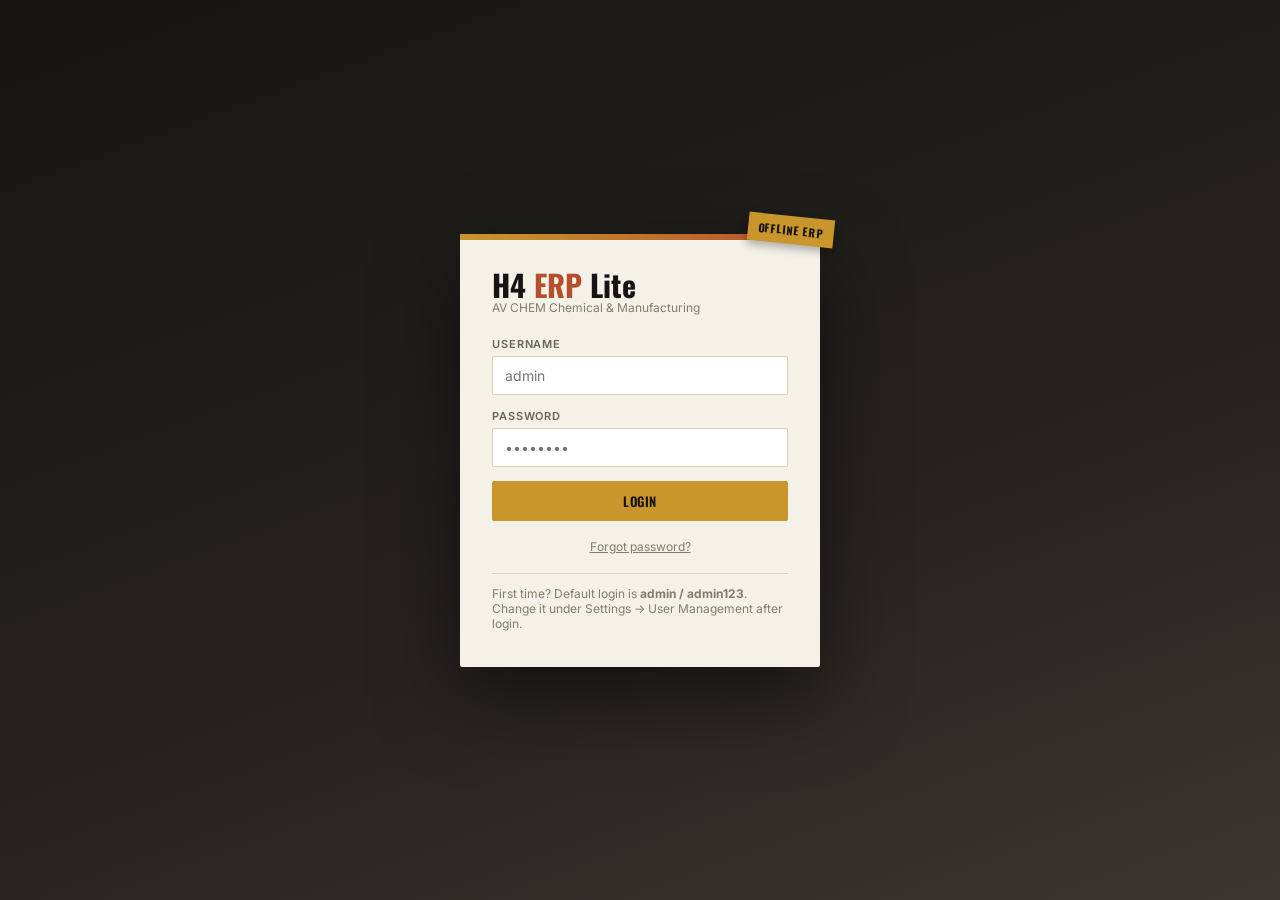
<file: erp/erp/index.html>
<!DOCTYPE html>
<html lang="en">
<head>
<meta charset="UTF-8">
<meta name="viewport" content="width=device-width, initial-scale=1.0">
<title>H4 ERP Lite — AV CHEM</title>
<link rel="preconnect" href="https://fonts.googleapis.com">
<link href="https://fonts.googleapis.com/css2?family=Oswald:wght@400;500;600;700&family=Inter:wght@400;500;600;700&family=JetBrains+Mono:wght@500;700&display=swap" rel="stylesheet">
<link rel="manifest" href="manifest.webmanifest">
<meta name="theme-color" content="#6B4DA6">
<meta name="apple-mobile-web-app-capable" content="yes">
<meta name="mobile-web-app-capable" content="yes">
<link rel="icon" href="icon-192.png">
<style>
:root{
  --ink:#161513;
  --panel:#1E1C19;
  --panel-2:#26231F;
  --paper:#F4F1E9;
  --paper-2:#EAE5D8;
  --gold:#C9962B;
  --gold-2:#E7B65C;
  --rust:#B5502E;
  --green:#4C7A4F;
  --line:#3A362F;
  --line-light:#D8D1BF;
  --text-dim:#B9B3A4;
}
*{box-sizing:border-box;}
body{margin:0;font-family:'Inter',sans-serif;background:var(--paper);color:var(--ink);}
h1,h2,h3,.brandfont{font-family:'Oswald',sans-serif;letter-spacing:.02em;text-transform:uppercase;}
.mono{font-family:'JetBrains Mono',monospace;}
::-webkit-scrollbar{width:8px;height:8px;}
::-webkit-scrollbar-thumb{background:var(--line-light);border-radius:4px;}

/* ---------- Login ---------- */
#loginScreen{position:fixed;inset:0;background:linear-gradient(160deg,#161513 0%,#26231F 60%,#3A362F 100%);display:flex;align-items:center;justify-content:center;z-index:999;}
.login-card{background:var(--paper);width:360px;max-width:92vw;padding:36px 32px;border-radius:2px;position:relative;box-shadow:0 30px 80px rgba(0,0,0,.5);}
.login-card::before{content:"";position:absolute;top:0;left:0;right:0;height:6px;background:linear-gradient(90deg,var(--gold),var(--rust));}
.stamp{position:absolute;top:-18px;right:-14px;background:var(--gold);color:var(--ink);font-family:'Oswald';font-weight:700;font-size:11px;padding:6px 10px;transform:rotate(6deg);letter-spacing:.08em;box-shadow:0 4px 10px rgba(0,0,0,.3);}
.field label{display:block;font-size:11px;text-transform:uppercase;letter-spacing:.08em;color:#6b6355;margin-bottom:5px;font-weight:600;}
.field input,.field select,.field textarea{width:100%;padding:10px 12px;border:1px solid var(--line-light);background:#fff;font-family:inherit;font-size:14px;border-radius:2px;}
.field{margin-bottom:14px;}
.btn{display:inline-flex;align-items:center;justify-content:center;gap:6px;padding:10px 18px;border-radius:2px;font-family:'Oswald';font-weight:600;letter-spacing:.05em;text-transform:uppercase;font-size:13px;border:none;cursor:pointer;transition:.15s;}
.btn-gold{background:var(--gold);color:var(--ink);}
.btn-gold:hover{background:var(--gold-2);}
.btn-dark{background:var(--ink);color:var(--paper);}
.btn-dark:hover{background:#2c2a26;}
.btn-outline{background:transparent;border:1px solid var(--line-light);color:var(--ink);}
.btn-outline:hover{background:var(--paper-2);}
.btn-danger{background:var(--rust);color:#fff;}
.btn-sm{padding:6px 12px;font-size:11px;}
.btn:disabled{opacity:.4;cursor:not-allowed;}

/* ---------- Shell ---------- */
#app{display:none;min-height:100vh;}
.shell{display:flex;min-height:100vh;}
.sidebar{width:230px;background:var(--panel);color:var(--paper);flex-shrink:0;display:flex;flex-direction:column;}
.sidebar-brand{padding:22px 20px;border-bottom:1px solid var(--line);}
.sidebar-brand .h4{font-family:'Oswald';font-size:26px;font-weight:700;color:var(--gold);line-height:1;}
.sidebar-brand .sub{font-size:10px;letter-spacing:.15em;color:var(--text-dim);text-transform:uppercase;margin-top:4px;}
.nav-item{display:flex;align-items:center;gap:10px;padding:11px 20px;color:var(--text-dim);font-size:13px;font-weight:500;cursor:pointer;border-left:3px solid transparent;}
.nav-item:hover{background:var(--panel-2);color:var(--paper);}
.nav-item.active{background:var(--panel-2);color:var(--gold-2);border-left-color:var(--gold);}
.nav-icon{width:18px;text-align:center;}
.sidebar-foot{margin-top:auto;padding:16px 20px;border-top:1px solid var(--line);font-size:11px;color:var(--text-dim);}
.main{flex:1;display:flex;flex-direction:column;min-width:0;}
.topbar{display:flex;align-items:center;justify-content:space-between;padding:14px 26px;background:#fff;border-bottom:1px solid var(--line-light);position:sticky;top:0;z-index:20;}
.topbar h1{font-size:18px;margin:0;color:var(--ink);}
.content{padding:24px 26px;flex:1;}
.chip{display:inline-block;padding:3px 9px;border-radius:20px;font-size:10px;font-weight:700;letter-spacing:.05em;text-transform:uppercase;}
.chip-green{background:#E4EEE0;color:var(--green);}
.chip-gold{background:#F7E8C6;color:#8A6510;}
.chip-rust{background:#F5DFD5;color:var(--rust);}
.chip-gray{background:#eee;color:#666;}

/* cards */
.card{background:#fff;border:1px solid var(--line-light);border-radius:3px;padding:18px;}
.kpi-grid{display:grid;grid-template-columns:repeat(auto-fit,minmax(190px,1fr));gap:14px;margin-bottom:20px;}
.kpi{background:#fff;border:1px solid var(--line-light);border-radius:3px;padding:16px 18px;position:relative;overflow:hidden;}
.kpi::after{content:"";position:absolute;left:0;top:0;bottom:0;width:4px;background:var(--gold);}
.kpi .label{font-size:11px;text-transform:uppercase;letter-spacing:.06em;color:#847c69;font-weight:600;}
.kpi .value{font-family:'Oswald';font-size:26px;margin-top:6px;}
.section-title{font-size:13px;text-transform:uppercase;letter-spacing:.08em;color:#847c69;font-weight:700;margin:0 0 12px 0;border-bottom:1px solid var(--line-light);padding-bottom:8px;}

table{width:100%;border-collapse:collapse;font-size:13px;}
th{text-align:left;font-size:10.5px;text-transform:uppercase;letter-spacing:.05em;color:#847c69;padding:8px 10px;border-bottom:2px solid var(--line-light);}
td{padding:9px 10px;border-bottom:1px solid #EFEBE0;vertical-align:middle;}
tr:hover td{background:#FBFAF6;}
.table-wrap{overflow-x:auto;}

.grid-2{display:grid;grid-template-columns:1fr 1fr;gap:16px;}
.grid-3{display:grid;grid-template-columns:1fr 1fr 1fr;gap:16px;}
@media(max-width:900px){.grid-2,.grid-3{grid-template-columns:1fr;} .sidebar{width:64px;} .sidebar .label-text{display:none;} .sidebar-brand .sub{display:none;}}

.modal-bg{position:fixed;inset:0;background:rgba(20,18,15,.55);display:flex;align-items:center;justify-content:center;z-index:200;padding:20px;}
.modal{background:#fff;width:560px;max-width:100%;max-height:88vh;overflow:auto;border-radius:3px;}
.modal-head{padding:16px 20px;border-bottom:1px solid var(--line-light);display:flex;justify-content:space-between;align-items:center;}
.modal-body{padding:20px;}
.x-close{cursor:pointer;font-size:18px;color:#847c69;background:none;border:none;}

.theme-swatch{width:26px;height:26px;border-radius:50%;cursor:pointer;border:2px solid transparent;}
.theme-swatch.active{border-color:var(--ink);}

/* invoice print doc */
.inv-doc{background:#fff;border:1px solid var(--line-light);}
.inv-head{display:flex;justify-content:space-between;padding:22px 24px;border-bottom:3px solid var(--gold);}
.inv-stamp{position:absolute;transform:rotate(-8deg);border:3px solid var(--rust);color:var(--rust);font-family:'Oswald';font-weight:700;padding:4px 14px;font-size:20px;letter-spacing:.1em;opacity:.85;border-radius:6px;}
.inv-table th{background:var(--paper-2);}
.badge-role{font-size:10px;padding:2px 7px;border-radius:3px;background:var(--paper-2);color:#6b6355;font-weight:700;text-transform:uppercase;}

@media print{
  body *{visibility:hidden;}
  #printArea, #printArea *{visibility:visible;}
  #printArea{position:absolute;top:0;left:0;width:100%;}
  .no-print{display:none!important;}
}
input,select,textarea{outline:none;}
input:focus,select:focus,textarea:focus{border-color:var(--gold);}
a{color:inherit;}
.small{font-size:12px;color:#847c69;}
</style>
</head>
<body>

<!-- ============ LOGIN ============ -->
<div id="loginScreen">
  <div class="login-card">
    <div class="stamp">OFFLINE ERP</div>
    <div style="font-family:'Oswald';font-size:30px;font-weight:700;color:var(--ink);line-height:1;">H4 <span style="color:var(--rust);">ERP</span> Lite</div>
    <div class="small" style="margin-bottom:22px;">AV CHEM Chemical &amp; Manufacturing</div>
    <div class="field">
      <label>Username</label>
      <input id="loginUser" placeholder="admin" autocomplete="username">
    </div>
    <div class="field">
      <label>Password</label>
      <input id="loginPass" type="password" placeholder="••••••••" autocomplete="current-password">
    </div>
    <div id="loginError" style="color:var(--rust);font-size:12px;margin-bottom:10px;display:none;">Invalid username or password.</div>
    <button class="btn btn-gold" style="width:100%;" onclick="doLogin()">Login</button>
    <div style="text-align:center;margin-top:14px;">
      <span class="small" style="cursor:pointer;text-decoration:underline;" onclick="showForgot()">Forgot password?</span>
    </div>
    <div class="small" style="margin-top:18px;border-top:1px solid var(--line-light);padding-top:12px;">
      First time? Default login is <b>admin / admin123</b>. Change it under Settings → User Management after login.
    </div>
  </div>
</div>

<!-- ============ APP SHELL ============ -->
<div id="app">
<div class="shell">
  <div class="sidebar">
    <div class="sidebar-brand">
      <div class="h4">H4 ERP</div>
      <div class="sub">AV CHEM · Lite</div>
    </div>
    <div id="navList"></div>
    <div class="sidebar-foot">
      Logged in as <b id="curUserName">-</b><br>
      <span onclick="logout()" style="cursor:pointer;text-decoration:underline;">Logout</span>
    </div>
  </div>
  <div class="main">
    <div class="topbar">
      <h1 id="pageTitle">Dashboard</h1>
      <div style="display:flex;align-items:center;gap:14px;">
        <span id="notifBell" class="small" style="cursor:pointer;" onclick="go('notifications')">🔔 <span id="notifCount">0</span></span>
        <span class="badge-role" id="curUserRole">ADMIN</span>
      </div>
    </div>
    <div class="content" id="content"></div>
  </div>
</div>
</div>

<script>
/* =========================================================
   H4 ERP LITE — offline single-file app
   Data persists in this browser via localStorage.
   ========================================================= */

const DB_KEY = 'h4erp_data_v1';

function defaultData(){
  return {
    settings:{
      companyName:'AV CHEM Chemical & Manufacturing',
      address:'Mukkilapeedika, Kannamkulam, Tirur, Malappuram, Kerala',
      gstin:'', pan:'', mobile:'', whatsapp:'', email:'', website:'',
      brandLogo:'', companyLogo:'', watermark:'', qrImage:'',
      theme:'goldblack',
      customTheme:{gold:'#C9962B', ink:'#161513', rust:'#B5502E'},
      invoiceTemplate:'design1',
      invoicePrefix:'H4', invoiceSeq: 1,
      gstDefault: 18,
      currency:'₹',
      bank:{holder:'', account:'', bank:'', branch:'', ifsc:'', upi:''},
      showBankDefault:false,
      marketingQr:'',
      marketingMessage:'Thank you for choosing H4.\n\n⭐ Please scan the QR code and leave a Google Review.\nYour feedback helps us improve and serve you better.',
      showMarketingDefault:true
    },
    users:[
      {id:1, name:'Admin', username:'admin', password:'admin123', role:'Admin'}
    ],
    activityLog:[],
    customers:[],
    products:[
      {id:1, name:'Tile Adhesive', category:'Tile Adhesive', unit:'Bag 20kg', dealerPrice:340, retailPrice:390, stock:120, gst:18},
      {id:2, name:'Waterproofing Solution', category:'Waterproofing', unit:'Ltr', dealerPrice:145, retailPrice:170, stock:200, gst:18},
      {id:3, name:'ShieldX Epoxy Flooring', category:'Epoxy Flooring', unit:'Kg Set', dealerPrice:410, retailPrice:475, stock:60, gst:18},
      {id:4, name:'Crack Filler', category:'Crack Filler', unit:'Kg', dealerPrice:95, retailPrice:115, stock:80, gst:18},
      {id:5, name:'SBR Bonding Agent', category:'SBR', unit:'Ltr', dealerPrice:120, retailPrice:145, stock:90, gst:18},
      {id:6, name:'H4 Home Care Sealant', category:'Home Care', unit:'Pcs', dealerPrice:180, retailPrice:210, stock:50, gst:18}
    ],
    invoices:[],
    lowStockThreshold: 15
  };
}

let DB = loadDB();
function loadDB(){
  try{
    const raw = localStorage.getItem(DB_KEY);
    if(!raw) { const d = defaultData(); localStorage.setItem(DB_KEY, JSON.stringify(d)); return d; }
    const parsed = JSON.parse(raw);
    const d = defaultData();
    if(!parsed.activityLog) parsed.activityLog = [];
    if(!parsed.settings.customTheme) parsed.settings.customTheme = d.settings.customTheme;
    if(!parsed.settings.invoiceTemplate) parsed.settings.invoiceTemplate = 'design1';
    if(!parsed.settings.bank) parsed.settings.bank = d.settings.bank;
    if(parsed.settings.showBankDefault===undefined) parsed.settings.showBankDefault = false;
    if(parsed.settings.marketingQr===undefined) parsed.settings.marketingQr = '';
    if(!parsed.settings.marketingMessage) parsed.settings.marketingMessage = d.settings.marketingMessage;
    if(parsed.settings.showMarketingDefault===undefined) parsed.settings.showMarketingDefault = true;
    if(parsed.settings.email===undefined) parsed.settings.email = '';
    return parsed;
  }catch(e){ console.error('DB load failed', e); return defaultData(); }
}
function saveDB(){
  localStorage.setItem(DB_KEY, JSON.stringify(DB));
}

let CURRENT_USER = null;
let CART = []; // current invoice items being built
let EDIT_INVOICE_ID = null;

/* ---------------- THEMES ---------------- */
const THEMES = {
  goldblack: {gold:'#C9962B', gold2:'#E7B65C', ink:'#161513', rust:'#B5502E'},
  purplegold:{gold:'#C9962B', gold2:'#E7B65C', ink:'#2B1B3D', rust:'#7A4EA6'},
  bluewhite:{gold:'#2F6FA5', gold2:'#5B93C8', ink:'#12202E', rust:'#2F6FA5'},
  green:{gold:'#4C7A4F', gold2:'#6FA073', ink:'#16241A', rust:'#4C7A4F'},
  red:{gold:'#B5502E', gold2:'#D97757', ink:'#241413', rust:'#B5502E'}
};
function applyTheme(key){
  let t;
  if(key==='custom' && DB.settings.customTheme){
    const c = DB.settings.customTheme;
    t = {gold:c.gold, gold2:shade(c.gold,25), ink:c.ink, rust:c.rust};
  } else {
    t = THEMES[key] || THEMES.goldblack;
  }
  const r = document.documentElement.style;
  r.setProperty('--gold', t.gold);
  r.setProperty('--gold-2', t.gold2);
  r.setProperty('--panel', t.ink);
  r.setProperty('--panel-2', shade(t.ink, 8));
  r.setProperty('--rust', t.rust);
}
function shade(hex, pct){
  hex = hex.replace('#','');
  const num = parseInt(hex,16);
  let r=(num>>16)+pct, g=((num>>8)&0xff)+pct, b=(num&0xff)+pct;
  r=Math.min(255,Math.max(0,r)); g=Math.min(255,Math.max(0,g)); b=Math.min(255,Math.max(0,b));
  return '#'+((1<<24)+(r<<16)+(g<<8)+b).toString(16).slice(1);
}

/* ---------------- LOGIN ---------------- */
function doLogin(){
  const u = document.getElementById('loginUser').value.trim();
  const p = document.getElementById('loginPass').value;
  const user = DB.users.find(x=>x.username.toLowerCase()===u.toLowerCase() && x.password===p);
  if(!user){ document.getElementById('loginError').style.display='block'; return; }
  CURRENT_USER = user;
  sessionStorage.setItem('h4erp_session', JSON.stringify({id:user.id}));
  logActivity('Login', `${user.name} (${user.role}) logged in`);
  enterApp();
}
function showForgot(){
  alert('Password recovery is offline. Ask your Admin to reset your password from Settings → User Management.\n\nDefault admin login is admin / admin123 if this is a fresh install.');
}
function logout(){
  if(CURRENT_USER) logActivity('Logout', `${CURRENT_USER.name} logged out`);
  sessionStorage.removeItem('h4erp_session');
  CURRENT_USER = null;
  document.getElementById('app').style.display='none';
  document.getElementById('loginScreen').style.display='flex';
}
function tryAutoLogin(){
  try{
    const s = JSON.parse(sessionStorage.getItem('h4erp_session'));
    if(s){ const user = DB.users.find(x=>x.id===s.id); if(user){ CURRENT_USER=user; enterApp(); } }
  }catch(e){}
}
function enterApp(){
  document.getElementById('loginScreen').style.display='none';
  document.getElementById('app').style.display='block';
  applyTheme(DB.settings.theme);
  document.getElementById('curUserName').textContent = CURRENT_USER.name;
  document.getElementById('curUserRole').textContent = CURRENT_USER.role;
  buildNav();
  go('dashboard');
}

/* ---------------- NAV ---------------- */
const NAV = [
  {id:'dashboard', label:'Dashboard', icon:'📊'},
  {id:'billing', label:'New Invoice', icon:'🧾'},
  {id:'invoices', label:'All Invoices', icon:'📄'},
  {id:'customers', label:'Customers', icon:'👤'},
  {id:'products', label:'Products', icon:'📦'},
  {id:'reports', label:'Reports', icon:'📈'},
  {id:'search', label:'Search', icon:'🔍'},
  {id:'notifications', label:'Notifications', icon:'🔔'},
  {id:'activitylog', label:'Activity Log', icon:'📜'},
  {id:'settings', label:'Settings', icon:'🎨'},
  {id:'users', label:'User Management', icon:'👥'},
  {id:'backup', label:'Backup', icon:'💾'},
  {id:'about', label:'About', icon:'ℹ️'}
];
function buildNav(){
  const el = document.getElementById('navList');
  el.innerHTML = NAV.map(n=>`<div class="nav-item" id="nav-${n.id}" onclick="go('${n.id}')"><span class="nav-icon">${n.icon}</span><span class="label-text">${n.label}</span></div>`).join('');
}
function setActiveNav(id){
  NAV.forEach(n=>document.getElementById('nav-'+n.id).classList.remove('active'));
  const el = document.getElementById('nav-'+id); if(el) el.classList.add('active');
}

function go(id){
  setActiveNav(id);
  const titleMap = Object.fromEntries(NAV.map(n=>[n.id,n.label]));
  document.getElementById('pageTitle').textContent = titleMap[id] || 'H4 ERP Lite';
  const c = document.getElementById('content');
  const renderers = {
    dashboard: renderDashboard, billing: renderBilling, invoices: renderInvoices,
    customers: renderCustomers, products: renderProducts, reports: renderReports,
    search: renderSearch, notifications: renderNotifications, activitylog: renderActivityLog, settings: renderSettings,
    users: renderUsers, backup: renderBackup, about: renderAbout
  };
  c.innerHTML = '';
  (renderers[id] || renderDashboard)();
  updateNotifCount();
}

/* ---------------- HELPERS ---------------- */
function fmt(n){ return DB.settings.currency + (Number(n||0)).toLocaleString('en-IN',{minimumFractionDigits:2, maximumFractionDigits:2}); }
function todayISO(){ return new Date().toISOString().slice(0,10); }
function monthKey(d){ return d.slice(0,7); }
function uid(){ return Date.now()+Math.floor(Math.random()*1000); }
function esc(s){ return (s||'').toString().replace(/[&<>"']/g, m=>({'&':'&amp;','<':'&lt;','>':'&gt;','"':'&quot;',"'":'&#39;'}[m])); }
function logActivity(type, msg){
  if(!DB.activityLog) DB.activityLog = [];
  DB.activityLog.push({id:uid(), type, msg, user: (CURRENT_USER?CURRENT_USER.name:'System'), ts: new Date().toISOString()});
  if(DB.activityLog.length>1000) DB.activityLog = DB.activityLog.slice(-1000);
  saveDB();
}
function amountInWords(num){
  num = Math.round(num);
  if(num===0) return 'Zero Rupees Only';
  const a=['','One','Two','Three','Four','Five','Six','Seven','Eight','Nine','Ten','Eleven','Twelve','Thirteen','Fourteen','Fifteen','Sixteen','Seventeen','Eighteen','Nineteen'];
  const b=['','','Twenty','Thirty','Forty','Fifty','Sixty','Seventy','Eighty','Ninety'];
  function two(n){ if(n<20) return a[n]; return b[Math.floor(n/10)]+(n%10?' '+a[n%10]:''); }
  function three(n){ if(n>99) return a[Math.floor(n/100)]+' Hundred'+(n%100?' '+two(n%100):''); return two(n); }
  let str=''; const crore=Math.floor(num/10000000); num%=10000000;
  const lakh=Math.floor(num/100000); num%=100000;
  const thousand=Math.floor(num/1000); num%=1000;
  const rest=num;
  if(crore) str+=three(crore)+' Crore ';
  if(lakh) str+=three(lakh)+' Lakh ';
  if(thousand) str+=three(thousand)+' Thousand ';
  if(rest) str+=three(rest);
  return str.trim()+' Rupees Only';
}
function toast(msg){
  const t=document.createElement('div');
  t.textContent=msg;
  t.style.cssText='position:fixed;bottom:24px;right:24px;background:var(--ink);color:#fff;padding:12px 18px;border-radius:3px;z-index:999;font-size:13px;box-shadow:0 8px 24px rgba(0,0,0,.3);';
  document.body.appendChild(t);
  setTimeout(()=>t.remove(),2400);
}
function openModal(html){
  const bg=document.createElement('div');
  bg.className='modal-bg'; bg.id='modalBg';
  bg.onclick=(e)=>{ if(e.target.id==='modalBg') closeModal(); };
  bg.innerHTML=`<div class="modal">${html}</div>`;
  document.body.appendChild(bg);
}
function closeModal(){ const m=document.getElementById('modalBg'); if(m) m.remove(); }

/* ================= DASHBOARD ================= */
function renderDashboard(){
  const today = todayISO();
  const inv = DB.invoices;
  const todaySales = inv.filter(i=>i.date===today).reduce((s,i)=>s+i.grandTotal,0);
  const monthSales = inv.filter(i=>monthKey(i.date)===monthKey(today)).reduce((s,i)=>s+i.grandTotal,0);
  const pending = inv.filter(i=>i.paymentStatus!=='Paid').reduce((s,i)=>s+(i.balanceDue||0),0);
  const cashToday = inv.filter(i=>i.date===today && i.paymentMode==='Cash').reduce((s,i)=>s+i.paidAmount,0);
  const stockUnits = DB.products.reduce((s,p)=>s+Number(p.stock||0),0);

  document.getElementById('content').innerHTML = `
  <div class="kpi-grid">
    <div class="kpi"><div class="label">Today Sales</div><div class="value">${fmt(todaySales)}</div></div>
    <div class="kpi"><div class="label">Monthly Sales</div><div class="value">${fmt(monthSales)}</div></div>
    <div class="kpi"><div class="label">Stock Units</div><div class="value">${stockUnits}</div></div>
    <div class="kpi"><div class="label">Total Customers</div><div class="value">${DB.customers.length}</div></div>
    <div class="kpi"><div class="label">Pending Payments</div><div class="value">${fmt(pending)}</div></div>
    <div class="kpi"><div class="label">Total Bills</div><div class="value">${inv.length}</div></div>
    <div class="kpi"><div class="label">Cash Collected Today</div><div class="value">${fmt(cashToday)}</div></div>
  </div>
  <div class="grid-2">
    <div class="card">
      <div class="section-title">Recent Bills</div>
      <div class="table-wrap"><table><thead><tr><th>Invoice</th><th>Customer</th><th>Date</th><th>Amount</th><th>Status</th></tr></thead>
      <tbody>${inv.slice(-8).reverse().map(i=>`<tr><td class="mono">${i.number}</td><td>${esc(i.customer.name)}</td><td>${i.date}</td><td>${fmt(i.grandTotal)}</td><td>${statusChip(i.paymentStatus)}</td></tr>`).join('') || '<tr><td colspan="5" class="small">No invoices yet. Create one from New Invoice.</td></tr>'}</tbody></table></div>
    </div>
    <div class="card">
      <div class="section-title">Low Stock &amp; Alerts</div>
      ${lowStockList()}
    </div>
  </div>`;
}
function statusChip(s){
  if(s==='Paid') return '<span class="chip chip-green">Paid</span>';
  if(s==='Partial') return '<span class="chip chip-gold">Partial</span>';
  return '<span class="chip chip-rust">Pending</span>';
}
function lowStockList(){
  const low = DB.products.filter(p=>Number(p.stock)<=DB.lowStockThreshold);
  if(!low.length) return '<div class="small">All stock levels healthy.</div>';
  return `<ul style="margin:0;padding-left:18px;">${low.map(p=>`<li style="margin-bottom:6px;">${esc(p.name)} — <b>${p.stock}</b> left</li>`).join('')}</ul>`;
}

/* ================= BILLING (Invoice module) ================= */
function renderBilling(prefillInvoice){
  CART = prefillInvoice ? JSON.parse(JSON.stringify(prefillInvoice.items)) : [];
  EDIT_INVOICE_ID = prefillInvoice ? prefillInvoice.id : null;
  const s = DB.settings;
  const inv = prefillInvoice || {};
  const cust = inv.customer || {};
  const charges = inv.charges || {labour:0,transport:0,loading:0,packing:0,other:0};
  const chargesEnabled = inv.chargesEnabled!==undefined ? inv.chargesEnabled : true;
  const discount = inv.discount || {type:'flat', value:0};
  const discountEnabled = inv.discountEnabled!==undefined ? inv.discountEnabled : (discount.type && discount.type!=='off');
  const warranty = inv.warrantyInfo || {enabled:false, value:1, unit:'Years'};
  const showBank = inv.showBank!==undefined ? inv.showBank : s.showBankDefault;
  const showMkt = inv.showMarketingQr!==undefined ? inv.showMarketingQr : s.showMarketingDefault;

  document.getElementById('content').innerHTML = `
  <div class="grid-2" style="align-items:start;">
    <div class="card">
      <div class="section-title">Customer Details</div>
      <div class="grid-2">
        <div class="field"><label>Customer Name</label><input id="cName" value="${esc(cust.name)||''}" list="custList"></div>
        <div class="field"><label>Mobile</label><input id="cMobile" value="${esc(cust.mobile)||''}"></div>
      </div>
      <div class="grid-2">
        <div class="field"><label>Alternate Mobile</label><input id="cAltMobile" value="${esc(cust.altMobile)||''}"></div>
        <div class="field"><label>Place</label><input id="cPlace" value="${esc(cust.place)||''}"></div>
      </div>
      <div class="grid-2">
        <div class="field"><label>Address</label><input id="cAddress" value="${esc(cust.address)||''}"></div>
        <div class="field"><label>GST Number (optional)</label><input id="cGst" value="${esc(cust.gst)||''}"></div>
      </div>
      <datalist id="custList">${DB.customers.map(c=>`<option value="${esc(c.name)}">`).join('')}</datalist>
      <div class="small">Type a saved customer name to auto-fill, or enter a new one — it will be saved automatically.</div>
    </div>

    <div class="card">
      <div class="section-title">Invoice Info</div>
      <div class="grid-2">
        <div class="field"><label>Invoice Number (editable)</label><input id="iNumber" class="mono" value="${esc(inv.number) || (s.invoicePrefix+'-'+String(s.invoiceSeq).padStart(4,'0'))}"></div>
        <div class="field"><label>Date</label><input id="iDate" type="date" value="${inv.date || todayISO()}"></div>
      </div>
      <div class="field"><label>Due Date</label><input id="iDue" type="date" value="${inv.dueDate||''}"></div>
      <div class="field"><label>Notes</label><textarea id="iNotes" rows="2">${esc(inv.notes)||''}</textarea></div>

      <div class="section-title" style="margin-top:14px;">Warranty</div>
      <label class="small"><input type="checkbox" id="warrantyEnabled" ${warranty.enabled?'checked':''} onchange="toggleWarranty()"> Enable warranty on this invoice</label>
      <div id="warrantyFields" style="display:${warranty.enabled?'flex':'none'};gap:8px;margin-top:8px;align-items:end;">
        <div class="field" style="width:90px;margin-bottom:0;"><label>Value</label><input id="warrantyValue" type="number" min="1" value="${warranty.value||1}"></div>
        <div class="field" style="width:130px;margin-bottom:0;"><label>Unit</label>
          <select id="warrantyUnit"><option ${warranty.unit==='Years'?'selected':''}>Years</option><option ${warranty.unit==='Months'?'selected':''}>Months</option></select>
        </div>
        <div class="small" style="padding-bottom:10px;">Expiry auto-calculated from invoice date.</div>
      </div>

      <div class="section-title" style="margin-top:14px;">Invoice Extras</div>
      <label class="small" style="display:block;margin-bottom:6px;"><input type="checkbox" id="showBank" ${showBank?'checked':''}> Show bank details on this invoice</label>
      <label class="small" style="display:block;"><input type="checkbox" id="showMkt" ${showMkt?'checked':''}> Show marketing QR (Scan &amp; Connect) on this invoice</label>
    </div>
  </div>

  <div class="card" style="margin-top:16px;">
    <div class="section-title">Products</div>
    <div style="display:flex;gap:8px;margin-bottom:12px;flex-wrap:wrap;align-items:end;">
      <div class="field" style="width:130px;margin-bottom:0;"><label>Price Type</label>
        <select id="priceType">
          <option value="Retail" ${(inv.priceType||'Retail')==='Retail'?'selected':''}>Retail</option>
          <option value="Dealer" ${inv.priceType==='Dealer'?'selected':''}>Dealer</option>
        </select>
      </div>
      <div class="field" style="flex:2;min-width:200px;margin-bottom:0;"><label>Select Product</label>
        <select id="prodSelect">
          <option value="">— Choose product —</option>
          ${DB.products.map(p=>`<option value="${p.id}">${esc(p.name)} (${esc(p.unit)}) — ${fmt(p.retailPrice)}</option>`).join('')}
        </select>
      </div>
      <div class="field" style="width:100px;margin-bottom:0;"><label>Qty</label><input id="prodQty" type="number" value="1" min="0.01" step="0.01"></div>
      <button class="btn btn-dark btn-sm" onclick="addCartItem()">➕ Add</button>
      <button class="btn btn-outline btn-sm" onclick="addCustomItem()">➕ Custom Item</button>
    </div>
    <div class="table-wrap">
      <table id="cartTable">
        <thead><tr><th>Item</th><th>HSN</th><th>Qty</th><th>Unit</th><th>Rate</th><th>GST</th><th>Amount</th><th></th></tr></thead>
        <tbody id="cartBody"></tbody>
      </table>
    </div>
  </div>

  <div class="grid-2" style="margin-top:16px;align-items:start;">
    <div class="card">
      <div class="section-title">Additional Charges</div>
      <label class="small" style="display:block;margin-bottom:10px;"><input type="checkbox" id="chargesEnabled" ${chargesEnabled?'checked':''} onchange="toggleCharges()"> Enable additional charges</label>
      <div id="chargesFields" style="display:${chargesEnabled?'block':'none'};">
        <div class="grid-2">
          <div class="field"><label>Labour</label><input id="chLabour" type="number" value="${charges.labour||0}" oninput="recalc()"></div>
          <div class="field"><label>Transportation</label><input id="chTransport" type="number" value="${charges.transport||0}" oninput="recalc()"></div>
        </div>
        <div class="grid-2">
          <div class="field"><label>Loading/Unloading</label><input id="chLoading" type="number" value="${charges.loading||0}" oninput="recalc()"></div>
          <div class="field"><label>Packing Charge</label><input id="chPacking" type="number" value="${charges.packing||0}" oninput="recalc()"></div>
        </div>
        <div class="field"><label>Other Charges</label><input id="chOther" type="number" value="${charges.other||0}" oninput="recalc()"></div>
      </div>

      <div class="section-title" style="margin-top:16px;">Discount</div>
      <label class="small" style="display:block;margin-bottom:10px;"><input type="checkbox" id="discountEnabled" ${discountEnabled?'checked':''} onchange="toggleDiscount()"> Enable discount</label>
      <div id="discountFields" style="display:${discountEnabled?'block':'none'};">
        <div style="display:flex;gap:10px;align-items:center;margin-bottom:10px;">
          <label class="small"><input type="radio" name="discType" value="flat" ${discount.type==='flat'?'checked':''} onchange="recalc()"> Flat ₹</label>
          <label class="small"><input type="radio" name="discType" value="percent" ${discount.type==='percent'?'checked':''} onchange="recalc()"> Percentage %</label>
        </div>
        <div class="field"><label>Discount Value</label><input id="discValue" type="number" value="${discount.value||0}" oninput="recalc()"></div>
      </div>
    </div>

    <div class="card">
      <div class="section-title">Payment</div>
      <div class="grid-2">
        <div class="field"><label>Payment Mode</label>
          <select id="payMode">
            ${['Cash','UPI','Bank','Cheque','Credit'].map(m=>`<option ${inv.paymentMode===m?'selected':''}>${m}</option>`).join('')}
          </select>
        </div>
        <div class="field"><label>Amount Paid Now</label><input id="paidAmount" type="number" value="${inv.paidAmount||0}" oninput="recalc()"></div>
      </div>
      <div class="small" style="margin-bottom:10px;">Payment status is calculated automatically from Grand Total vs Amount Paid.</div>

      <div class="section-title" style="margin-top:6px;">Totals</div>
      <table style="font-size:13px;">
        <tr><td>Sub Total</td><td class="mono" style="text-align:right;" id="tSub">₹0.00</td></tr>
        <tr><td>Additional Charges</td><td class="mono" style="text-align:right;" id="tCharges">₹0.00</td></tr>
        <tr><td>Discount</td><td class="mono" style="text-align:right;" id="tDisc">₹0.00</td></tr>
        <tr><td>GST</td><td class="mono" style="text-align:right;" id="tGst">₹0.00</td></tr>
        <tr style="font-weight:700;font-size:15px;"><td>Grand Total</td><td class="mono" style="text-align:right;" id="tGrand">₹0.00</td></tr>
        <tr><td>Balance Due</td><td class="mono" style="text-align:right;" id="tBalance">₹0.00</td></tr>
      </table>
      <div class="small" id="amtWords" style="margin-top:8px;font-style:italic;"></div>
    </div>
  </div>

  <div style="margin-top:18px;display:flex;gap:10px;flex-wrap:wrap;">
    <button class="btn btn-gold" onclick="saveInvoice()">💾 Save Invoice</button>
    <button class="btn btn-dark" onclick="saveInvoice(true)">👁 Save &amp; Preview / Print</button>
    <button class="btn btn-outline" onclick="go('billing')">✖ Clear</button>
  </div>
  `;
  renderCart();
}
const GST_SLABS = [0,5,12,18,28];
function addCartItem(){
  const sel = document.getElementById('prodSelect');
  const qty = parseFloat(document.getElementById('prodQty').value)||0;
  if(!sel.value || qty<=0) return;
  const p = DB.products.find(x=>x.id==sel.value);
  const pType = (document.getElementById('priceType')||{}).value || 'Retail';
  const rate = pType==='Dealer' ? p.dealerPrice : p.retailPrice;
  CART.push({id:uid(), name:p.name, unit:p.unit, qty, rate, gst:p.gst!==undefined?p.gst:DB.settings.gstDefault, hsn:p.hsn||'', productId:p.id, category:p.category});
  renderCart();
}
function addCustomItem(){
  const name = prompt('Custom item name:'); if(!name) return;
  const qty = parseFloat(prompt('Quantity:','1'))||1;
  const rate = parseFloat(prompt('Rate (₹):','0'))||0;
  const gst = parseFloat(prompt('GST %:', DB.settings.gstDefault))||0;
  CART.push({id:uid(), name, unit:'Pcs', qty, rate, gst, hsn:'', productId:null});
  renderCart();
}
function removeCartItem(id){ CART = CART.filter(i=>i.id!==id); renderCart(); }
function updateCartItem(id, field, val){
  const it = CART.find(i=>i.id===id); if(!it) return;
  it[field] = (field==='name'||field==='unit'||field==='hsn') ? val : parseFloat(val)||0;
  renderCart();
}
function setItemGst(id, gst){ const it = CART.find(i=>i.id===id); if(!it) return; it.gst = gst; renderCart(); }
function renderCart(){
  const body = document.getElementById('cartBody');
  if(!body) return;
  body.innerHTML = CART.map(it=>{
    const amt = it.qty*it.rate;
    const pills = GST_SLABS.map(g=>`<span onclick="setItemGst(${it.id},${g})" style="cursor:pointer;font-size:9px;padding:1px 5px;border-radius:8px;border:1px solid ${it.gst===g?'var(--gold)':'var(--line-light)'};background:${it.gst===g?'var(--gold)':'#fff'};color:${it.gst===g?'#fff':'#666'};margin-right:2px;display:inline-block;">${g===0?'Off':g+'%'}</span>`).join('');
    return `<tr>
      <td><input value="${esc(it.name)}" onchange="updateCartItem(${it.id},'name',this.value)" style="border:1px solid var(--line-light);padding:4px 6px;width:130px;"></td>
      <td><input value="${esc(it.hsn||'')}" onchange="updateCartItem(${it.id},'hsn',this.value)" style="border:1px solid var(--line-light);padding:4px 6px;width:60px;" placeholder="HSN"></td>
      <td><input type="number" value="${it.qty}" onchange="updateCartItem(${it.id},'qty',this.value)" style="border:1px solid var(--line-light);padding:4px 6px;width:55px;"></td>
      <td><input value="${esc(it.unit)}" onchange="updateCartItem(${it.id},'unit',this.value)" style="border:1px solid var(--line-light);padding:4px 6px;width:65px;"></td>
      <td><input type="number" value="${it.rate}" onchange="updateCartItem(${it.id},'rate',this.value)" style="border:1px solid var(--line-light);padding:4px 6px;width:75px;"></td>
      <td>
        <input type="number" value="${it.gst}" onchange="updateCartItem(${it.id},'gst',this.value)" style="border:1px solid var(--line-light);padding:4px 6px;width:48px;margin-bottom:2px;">
        <div>${pills}</div>
      </td>
      <td class="mono">${fmt(amt)}</td>
      <td><button class="btn btn-danger btn-sm" onclick="removeCartItem(${it.id})">✕</button></td>
    </tr>`;
  }).join('') || '<tr><td colspan="8" class="small">No items added yet.</td></tr>';
  recalc();
}
function toggleWarranty(){ document.getElementById('warrantyFields').style.display = document.getElementById('warrantyEnabled').checked ? 'flex' : 'none'; }
function toggleCharges(){ document.getElementById('chargesFields').style.display = document.getElementById('chargesEnabled').checked ? 'block' : 'none'; recalc(); }
function toggleDiscount(){ document.getElementById('discountFields').style.display = document.getElementById('discountEnabled').checked ? 'block' : 'none'; recalc(); }
function computeTotals(){
  const sub = CART.reduce((s,i)=>s+i.qty*i.rate,0);
  const gstAmt = CART.reduce((s,i)=>s+(i.qty*i.rate*(i.gst||0)/100),0);
  const chargesEl = document.getElementById('chargesEnabled');
  const chargesOn = chargesEl ? chargesEl.checked : true;
  const chLabour = chargesOn?numVal('chLabour'):0, chTransport = chargesOn?numVal('chTransport'):0, chLoading=chargesOn?numVal('chLoading'):0, chPacking=chargesOn?numVal('chPacking'):0, chOther=chargesOn?numVal('chOther'):0;
  const chargesTotal = chLabour+chTransport+chLoading+chPacking+chOther;
  const discEl = document.getElementById('discountEnabled');
  const discOn = discEl ? discEl.checked : false;
  const discType = discOn ? ((document.querySelector('input[name=discType]:checked')||{}).value || 'flat') : 'off';
  const discValRaw = discOn ? numVal('discValue') : 0;
  let discAmt = 0;
  if(discType==='flat') discAmt = discValRaw;
  else if(discType==='percent') discAmt = (sub+chargesTotal)*discValRaw/100;
  const grand = Math.max(0, sub + chargesTotal + gstAmt - discAmt);
  const paid = numVal('paidAmount');
  const balance = Math.max(0, grand - paid);
  return {sub, gstAmt, chargesTotal, discAmt, grand, paid, balance, discType, discValRaw,
    charges:{labour:chLabour,transport:chTransport,loading:chLoading,packing:chPacking,other:chOther}};
}
function numVal(id){ const el = document.getElementById(id); return el ? (parseFloat(el.value)||0) : 0; }
function recalc(){
  const t = computeTotals();
  const set = (id,v)=>{ const el=document.getElementById(id); if(el) el.textContent = fmt(v); };
  set('tSub', t.sub); set('tCharges', t.chargesTotal); set('tDisc', t.discAmt); set('tGst', t.gstAmt); set('tGrand', t.grand); set('tBalance', t.balance);
  const w = document.getElementById('amtWords'); if(w) w.textContent = amountInWords(t.grand);
}
function paymentStatusFor(grand, paid){
  if(paid<=0) return 'Pending';
  if(paid>=grand) return 'Paid';
  return 'Partial';
}
function calcExpiryDate(startDate, value, unit){
  const d = new Date(startDate);
  if(unit==='Months') d.setMonth(d.getMonth()+Number(value));
  else d.setFullYear(d.getFullYear()+Number(value));
  return d.toISOString().slice(0,10);
}
function saveInvoice(preview){
  const name = document.getElementById('cName').value.trim();
  if(!name){ alert('Please enter a customer name.'); return; }
  if(CART.length===0){ alert('Please add at least one product/item.'); return; }
  const t = computeTotals();
  const customer = {
    name, mobile: document.getElementById('cMobile').value.trim(),
    altMobile: document.getElementById('cAltMobile').value.trim(),
    place: document.getElementById('cPlace').value.trim(),
    address: document.getElementById('cAddress').value.trim(),
    gst: document.getElementById('cGst').value.trim()
  };
  // upsert customer
  let cust = DB.customers.find(c=>c.name.toLowerCase()===name.toLowerCase() && c.mobile===customer.mobile);
  if(!cust){ cust = {id:uid(), ...customer, createdAt: todayISO()}; DB.customers.push(cust); }
  else { Object.assign(cust, customer); }

  const status = paymentStatusFor(t.grand, t.paid);
  const invNumber = document.getElementById('iNumber').value.trim() || (DB.settings.invoicePrefix+'-'+String(DB.settings.invoiceSeq).padStart(4,'0'));
  const invDate = document.getElementById('iDate').value || todayISO();
  const warrantyEnabled = document.getElementById('warrantyEnabled').checked;
  const warrantyValue = numVal('warrantyValue')||1;
  const warrantyUnit = document.getElementById('warrantyUnit').value;
  const warrantyInfo = {enabled:warrantyEnabled, value:warrantyValue, unit:warrantyUnit,
    expiryDate: warrantyEnabled ? calcExpiryDate(invDate, warrantyValue, warrantyUnit) : null};

  const invoiceObj = {
    id: EDIT_INVOICE_ID || uid(),
    number: invNumber,
    date: invDate,
    dueDate: document.getElementById('iDue').value,
    warrantyInfo,
    notes: document.getElementById('iNotes').value,
    customer, customerId: cust.id,
    priceType: (document.getElementById('priceType')||{}).value || 'Retail',
    items: JSON.parse(JSON.stringify(CART)),
    charges: t.charges,
    chargesEnabled: document.getElementById('chargesEnabled').checked,
    discount: {type: t.discType, value: t.discValRaw, amount: t.discAmt},
    discountEnabled: document.getElementById('discountEnabled').checked,
    showBank: document.getElementById('showBank').checked,
    showMarketingQr: document.getElementById('showMkt').checked,
    subTotal: t.sub, gstAmount: t.gstAmt, chargesTotal: t.chargesTotal,
    grandTotal: t.grand, paidAmount: t.paid, balanceDue: t.balance,
    paymentMode: document.getElementById('payMode').value,
    paymentStatus: status,
    createdBy: CURRENT_USER.name,
    cancelled: false
  };

  const wasEdit = !!EDIT_INVOICE_ID;
  if(EDIT_INVOICE_ID){
    const idx = DB.invoices.findIndex(i=>i.id===EDIT_INVOICE_ID);
    DB.invoices[idx] = invoiceObj;
  } else {
    DB.invoices.push(invoiceObj);
    DB.settings.invoiceSeq += 1;
    // reduce stock
    CART.forEach(it=>{
      if(it.productId){ const p = DB.products.find(x=>x.id===it.productId); if(p) p.stock = Math.max(0, Number(p.stock)-Number(it.qty)); }
    });
  }
  saveDB();
  logActivity(wasEdit?'Invoice Edit':'Invoice Create', `${invoiceObj.number} — ${esc(invoiceObj.customer.name)} — ${fmt(invoiceObj.grandTotal)}`);
  toast('Invoice saved: ' + invoiceObj.number);
  EDIT_INVOICE_ID = null;
  if(preview) openInvoicePreview(invoiceObj.id);
  else go('invoices');
}

/* ================= INVOICES LIST ================= */
function renderInvoices(){
  const c = document.getElementById('content');
  c.innerHTML = `
  <div class="card">
    <div class="section-title">All Invoices</div>
    <div class="table-wrap"><table>
      <thead><tr><th>Invoice</th><th>Date</th><th>Customer</th><th>Mobile</th><th>Total</th><th>Status</th><th>Actions</th></tr></thead>
      <tbody>${DB.invoices.slice().reverse().map(i=>invoiceRow(i)).join('') || '<tr><td colspan="7" class="small">No invoices yet.</td></tr>'}</tbody>
    </table></div>
  </div>`;
}
function invoiceRow(i){
  return `<tr ${i.cancelled?'style="opacity:.5;"':''}>
    <td class="mono">${i.number}</td><td>${i.date}</td><td>${esc(i.customer.name)}</td><td>${esc(i.customer.mobile||'')}</td>
    <td class="mono">${fmt(i.grandTotal)}</td><td>${i.cancelled?'<span class="chip chip-gray">Cancelled</span>':statusChip(i.paymentStatus)}</td>
    <td style="white-space:nowrap;">
      <button class="btn btn-outline btn-sm" onclick="openInvoicePreview(${i.id})">View</button>
      <button class="btn btn-outline btn-sm" onclick="editInvoice(${i.id})">Edit</button>
      <button class="btn btn-outline btn-sm" onclick="duplicateInvoice(${i.id})">Copy</button>
      ${!i.cancelled?`<button class="btn btn-danger btn-sm" onclick="cancelInvoice(${i.id})">Cancel</button>`:''}
    </td></tr>`;
}
function editInvoice(id){ const inv = DB.invoices.find(i=>i.id===id); go('billing'); renderBilling(inv); setActiveNav('billing'); document.getElementById('pageTitle').textContent='Edit Invoice'; }
function duplicateInvoice(id){
  const inv = DB.invoices.find(i=>i.id===id);
  const copy = JSON.parse(JSON.stringify(inv));
  copy.id=null; copy.number = DB.settings.invoicePrefix+'-'+String(DB.settings.invoiceSeq).padStart(4,'0');
  copy.date = todayISO(); copy.paidAmount=0; copy.balanceDue=copy.grandTotal; copy.paymentStatus='Pending';
  go('billing'); EDIT_INVOICE_ID=null; renderBilling(copy);
}
function cancelInvoice(id){
  if(!confirm('Cancel this invoice? Stock will not be restored automatically.')) return;
  const inv = DB.invoices.find(i=>i.id===id); inv.cancelled=true; saveDB(); logActivity('Invoice Delete', `${inv.number} cancelled`); renderInvoices(); toast('Invoice cancelled.');
}

/* ================= INVOICE PREVIEW / PRINT ================= */
function openInvoicePreview(id){
  const inv = DB.invoices.find(i=>i.id===id);
  const s = DB.settings;
  const tmpl = s.invoiceTemplate || 'design1';
  const accent = tmpl==='custom' ? s.customTheme.gold : 'var(--gold)';
  const rustColor = tmpl==='custom' ? s.customTheme.rust : 'var(--rust)';
  const inkColor = tmpl==='custom' ? s.customTheme.ink : 'var(--ink)';

  const isTax = tmpl==='taxinvoice';
  let itemsHtml, tableHead;
  if(isTax){
    tableHead = `<tr><th>#</th><th>Item</th><th>HSN</th><th>Qty</th><th>Rate</th><th>Taxable</th><th>CGST</th><th>SGST</th><th>Total</th></tr>`;
    itemsHtml = inv.items.map((it,idx)=>{
      const taxable = it.qty*it.rate, gstAmt = taxable*(it.gst||0)/100, half = gstAmt/2, total = taxable+gstAmt;
      return `<tr><td>${idx+1}</td><td>${esc(it.name)}</td><td>${esc(it.hsn||'-')}</td><td>${it.qty} ${esc(it.unit)}</td><td class="mono">${fmt(it.rate)}</td><td class="mono">${fmt(taxable)}</td><td class="mono">${fmt(half)}</td><td class="mono">${fmt(half)}</td><td class="mono">${fmt(total)}</td></tr>`;
    }).join('');
  } else {
    tableHead = `<tr><th>#</th><th>Item</th><th>HSN</th><th>Qty</th><th>Unit</th><th>Rate</th><th>GST</th><th>Amount</th></tr>`;
    itemsHtml = inv.items.map((it,idx)=>`<tr><td>${idx+1}</td><td>${esc(it.name)}</td><td>${esc(it.hsn||'-')}</td><td>${it.qty}</td><td>${esc(it.unit)}</td><td class="mono">${fmt(it.rate)}</td><td>${it.gst}%</td><td class="mono">${fmt(it.qty*it.rate)}</td></tr>`).join('');
  }
  const colspan = isTax ? 8 : 7;
  const chargesRows = Object.entries(inv.charges||{}).filter(([k,v])=>v>0).map(([k,v])=>`<tr><td colspan="${colspan}" style="text-align:right;">${k.charAt(0).toUpperCase()+k.slice(1)}</td><td class="mono">${fmt(v)}</td></tr>`).join('');

  let headHtml;
  if(tmpl==='design2'){
    headHtml = `<div class="inv-head" style="flex-direction:column;align-items:center;text-align:center;border-bottom:3px double ${accent};">
      ${s.companyLogo?`<img src="${s.companyLogo}" style="height:48px;margin-bottom:6px;">`:''}
      <div style="font-family:'Oswald';font-weight:700;font-size:22px;">${esc(s.companyName)}</div>
      <div class="small">${esc(s.address)}</div>
      <div class="small">${headerContactLine(s)}</div>
      <div style="font-family:'Oswald';font-size:20px;color:${accent};margin-top:10px;letter-spacing:.15em;">INVOICE</div>
      <div class="mono small">${inv.number} &nbsp;·&nbsp; ${inv.date}${inv.dueDate?(' · Due '+inv.dueDate):''}</div>
    </div>`;
  } else if(tmpl==='design3'){
    headHtml = `<div class="inv-head" style="border-bottom:1px solid var(--line-light);">
      <div>
        <div style="font-family:'Inter';font-weight:700;font-size:17px;">${esc(s.companyName)}</div>
        <div class="small">${esc(s.address)}</div>
        <div class="small">${headerContactLine(s)}</div>
      </div>
      <div style="text-align:right;">
        <div style="font-family:'Inter';font-weight:700;font-size:15px;letter-spacing:.1em;color:#555;">INVOICE ${inv.number}</div>
        <div class="small">Date: ${inv.date}${inv.dueDate?(' · Due: '+inv.dueDate):''}</div>
      </div>
    </div>`;
  } else if(tmpl==='modern'){
    headHtml = `<div class="inv-head" style="border-bottom:none;background:linear-gradient(90deg, ${accent}22, transparent);border-radius:4px 4px 0 0;">
      <div style="display:flex;align-items:center;gap:10px;">
        ${s.companyLogo?`<img src="${s.companyLogo}" style="height:50px;">`:''}
        <div>
          <div style="font-family:'Oswald';font-weight:700;font-size:21px;color:${accent};">${esc(s.companyName)}</div>
          <div class="small">${esc(s.address)}</div>
          <div class="small">${headerContactLine(s)}</div>
        </div>
      </div>
      <div style="text-align:right;">
        <div style="font-family:'Oswald';font-size:26px;letter-spacing:.05em;">Invoice</div>
        <div class="mono small">#${inv.number}</div>
        <div class="small">${inv.date}</div>
      </div>
    </div><div style="height:4px;background:${accent};"></div>`;
  } else if(tmpl==='bold'){
    headHtml = `<div style="border-bottom:6px solid ${accent};padding:20px 24px;display:flex;justify-content:space-between;align-items:flex-start;">
      <div>
        ${s.companyLogo?`<img src="${s.companyLogo}" style="height:40px;margin-bottom:6px;">`:''}
        <div style="font-family:'Oswald';font-weight:700;font-size:16px;letter-spacing:.08em;">${esc(s.companyName)}</div>
        <div class="small">${esc(s.address)}</div>
        <div class="small">${headerContactLine(s)}</div>
      </div>
      <div style="background:${accent};color:#161513;padding:8px 18px;font-family:'Oswald';font-size:24px;letter-spacing:.1em;">INVOICE</div>
    </div>
    <div style="padding:10px 24px;background:#faf8f2;display:flex;justify-content:space-between;font-size:12px;">
      <div>Invoice # <b class="mono">${inv.number}</b></div><div>Date: ${inv.date}</div>
    </div>`;
  } else if(isTax){
    headHtml = `<div style="text-align:center;padding:10px 0 0;font-size:12px;letter-spacing:.1em;color:#555;">TAX INVOICE</div>
    <div class="inv-head" style="border-bottom:3px solid ${accent};">
      <div>
        ${s.gstin?`<div class="small">GSTIN: ${esc(s.gstin)}</div>`:''}
        ${s.companyLogo?`<img src="${s.companyLogo}" style="height:40px;margin:4px 0;">`:''}
        <div style="font-family:'Oswald';font-weight:700;font-size:19px;">${esc(s.companyName)}</div>
        <div class="small">${esc(s.address)}</div>
        <div class="small">${headerContactLine(s)}</div>
      </div>
      <div style="text-align:right;">
        <div class="small">Inv No: <b class="mono">${inv.number}</b></div>
        <div class="small">Inv Date: ${inv.date}</div>
        <div class="small">Payment Mode: ${inv.paymentMode}</div>
      </div>
    </div>`;
  } else {
    headHtml = `<div class="inv-head" style="border-bottom:3px solid ${accent};">
      <div>
        ${s.companyLogo?`<img src="${s.companyLogo}" style="height:44px;margin-bottom:6px;">`:''}
        <div style="font-family:'Oswald';font-weight:700;font-size:20px;">${esc(s.companyName)}</div>
        <div class="small">${esc(s.address)}</div>
        <div class="small">${headerContactLine(s)}</div>
      </div>
      <div style="text-align:right;">
        <div style="font-family:'Oswald';font-size:22px;color:${accent};">INVOICE</div>
        <div class="mono small">${inv.number}</div>
        <div class="small">Date: ${inv.date}</div>
        ${inv.dueDate?`<div class="small">Due: ${inv.dueDate}</div>`:''}
      </div>
    </div>`;
  }

  const warranty = inv.warrantyInfo;
  const warrantyHtml = (warranty && warranty.enabled) ? `<div class="small">Warranty: ${warranty.value} ${warranty.unit} (valid till ${warranty.expiryDate})</div>` : '';

  const bank = s.bank || {};
  const showBank = inv.showBank && (bank.holder || bank.account || bank.upi);
  const bankHtml = showBank ? `
    <div class="card" style="border:1px solid var(--line-light);padding:12px 14px;margin-top:16px;">
      <div class="small" style="font-weight:700;text-transform:uppercase;margin-bottom:6px;">Bank Details</div>
      <div class="small">${bank.holder?`Account Holder: ${esc(bank.holder)}<br>`:''}${bank.account?`Account No: ${esc(bank.account)}<br>`:''}${bank.bank?`Bank: ${esc(bank.bank)}${bank.branch?(', '+esc(bank.branch)):''}<br>`:''}${bank.ifsc?`IFSC: ${esc(bank.ifsc)}<br>`:''}${bank.upi?`UPI ID: ${esc(bank.upi)}`:''}</div>
    </div>` : '';

  const showMkt = inv.showMarketingQr && s.marketingQr;
  const mktHtml = showMkt ? `
    <div style="text-align:right;">
      <div style="font-weight:700;font-size:12px;color:${accent};margin-bottom:4px;">⭐ Scan &amp; Connect with H4</div>
      <img src="${s.marketingQr}" style="height:80px;">
      <div class="small" style="max-width:220px;margin-top:4px;white-space:pre-line;">${esc(s.marketingMessage)}</div>
    </div>` : '';

  const html = `
    <div class="modal-head no-print"><h3 style="margin:0;">Invoice ${inv.number} <span class="small">(${tmpl})</span></h3><button class="x-close" onclick="closeModal()">✕</button></div>
    <div class="modal-body">
      <div id="printArea" class="inv-doc" style="position:relative;">
        ${headHtml}
        ${inv.cancelled?`<div class="inv-stamp" style="top:60px;right:60px;border-color:${rustColor};color:${rustColor};">CANCELLED</div>`:(inv.paymentStatus==='Paid'?`<div class="inv-stamp" style="top:60px;right:60px;color:var(--green);border-color:var(--green);">PAID</div>`:'')}
        <div style="padding:18px 24px;">
          <div class="grid-2">
            <div><div class="small" style="font-weight:700;text-transform:uppercase;">Bill To</div>
              <div>${esc(inv.customer.name)}</div>
              <div class="small">${esc(inv.customer.address||'')} ${esc(inv.customer.place||'')}</div>
              <div class="small">${esc(inv.customer.mobile||'')}</div>
              ${inv.customer.gst?`<div class="small">GST: ${esc(inv.customer.gst)}</div>`:''}
            </div>
            <div style="text-align:right;">
              <div class="small">Payment Mode: ${inv.paymentMode}</div>
              <div class="small">Status: ${inv.paymentStatus}</div>
              ${warrantyHtml}
            </div>
          </div>
          <table class="inv-table" style="margin-top:14px;">
            <thead>${tableHead}</thead>
            <tbody>${itemsHtml}${chargesRows}</tbody>
          </table>
          <div style="display:flex;justify-content:flex-end;margin-top:12px;">
            <table style="width:280px;font-size:13px;">
              <tr><td>Sub Total</td><td class="mono" style="text-align:right;">${fmt(inv.subTotal)}</td></tr>
              <tr><td>Charges</td><td class="mono" style="text-align:right;">${fmt(inv.chargesTotal)}</td></tr>
              ${isTax ? `<tr><td>CGST</td><td class="mono" style="text-align:right;">${fmt(inv.gstAmount/2)}</td></tr><tr><td>SGST</td><td class="mono" style="text-align:right;">${fmt(inv.gstAmount/2)}</td></tr>` : `<tr><td>GST</td><td class="mono" style="text-align:right;">${fmt(inv.gstAmount)}</td></tr>`}
              <tr><td>Discount</td><td class="mono" style="text-align:right;">-${fmt(inv.discount.amount)}</td></tr>
              <tr style="font-weight:700;"><td>Grand Total</td><td class="mono" style="text-align:right;">${fmt(inv.grandTotal)}</td></tr>
              <tr><td>Paid</td><td class="mono" style="text-align:right;">${fmt(inv.paidAmount)}</td></tr>
              <tr><td>Balance</td><td class="mono" style="text-align:right;">${fmt(inv.balanceDue)}</td></tr>
            </table>
          </div>
          <div class="small" style="margin-top:8px;font-style:italic;">${amountInWords(inv.grandTotal)}</div>
          ${inv.notes?`<div class="small" style="margin-top:10px;"><b>Notes:</b> ${esc(inv.notes)}</div>`:''}
          ${bankHtml}
          <div style="display:flex;justify-content:space-between;align-items:flex-end;margin-top:34px;gap:12px;">
            <div>${s.qrImage?`<img src="${s.qrImage}" style="height:70px;"><div class="small">Scan to pay</div>`:''}</div>
            ${mktHtml}
            <div style="text-align:center;min-width:140px;"><div style="height:40px;"></div><div class="small" style="border-top:1px solid #ccc;padding-top:4px;">Authorized Signature</div></div>
          </div>
        </div>
      </div>
      <div class="no-print" style="display:flex;gap:8px;margin-top:16px;flex-wrap:wrap;">
        <button class="btn btn-dark" onclick="window.print()">🖨 Print</button>
        <button class="btn btn-outline" onclick="shareWhatsApp(${inv.id})">📲 WhatsApp</button>
        <button class="btn btn-outline" onclick="shareEmail(${inv.id})">✉ Email</button>
        <button class="btn btn-outline" onclick="closeModal()">Close</button>
      </div>
    </div>`;
  openModal(html);
}
function headerContactLine(s){
  const parts = [];
  if(s.mobile) parts.push('Mob: '+esc(s.mobile));
  if(s.whatsapp) parts.push('WA: '+esc(s.whatsapp));
  if(s.email) parts.push(esc(s.email));
  if(s.website) parts.push(esc(s.website));
  if(s.gstin) parts.push('GSTIN: '+esc(s.gstin));
  return parts.join(' &nbsp;·&nbsp; ');
}
function shareWhatsApp(id){
  const inv = DB.invoices.find(i=>i.id===id);
  const s = DB.settings;
  const text = `Invoice ${inv.number} from ${s.companyName}\nDate: ${inv.date}\nCustomer: ${inv.customer.name}\nGrand Total: ${fmt(inv.grandTotal)}\nStatus: ${inv.paymentStatus}\nThank you for your business!`;
  const phone = (inv.customer.mobile||'').replace(/\D/g,'');
  window.open(`https://wa.me/${phone}?text=${encodeURIComponent(text)}`, '_blank');
}
function shareEmail(id){
  const inv = DB.invoices.find(i=>i.id===id);
  const s = DB.settings;
  const body = `Invoice ${inv.number} from ${s.companyName}%0D%0ADate: ${inv.date}%0D%0AGrand Total: ${fmt(inv.grandTotal)}%0D%0AStatus: ${inv.paymentStatus}`;
  window.open(`mailto:?subject=Invoice ${inv.number}&body=${body}`);
}

/* ================= CUSTOMERS ================= */
function renderCustomers(){
  document.getElementById('content').innerHTML = `
  <div class="card">
    <div style="display:flex;justify-content:space-between;align-items:center;">
      <div class="section-title" style="border:none;margin:0;">Customer List</div>
      <button class="btn btn-gold btn-sm" onclick="editCustomerModal()">➕ Add Customer</button>
    </div>
    <div class="table-wrap"><table>
      <thead><tr><th>Name</th><th>Mobile</th><th>Place</th><th>Purchases</th><th>Outstanding</th><th>Actions</th></tr></thead>
      <tbody>${DB.customers.map(c=>customerRow(c)).join('') || '<tr><td colspan="6" class="small">No customers yet.</td></tr>'}</tbody>
    </table></div>
  </div>`;
}
function customerRow(c){
  const bills = DB.invoices.filter(i=>i.customerId===c.id && !i.cancelled);
  const outstanding = bills.reduce((s,i)=>s+i.balanceDue,0);
  return `<tr>
    <td>${esc(c.name)}</td><td>${esc(c.mobile||'')}</td><td>${esc(c.place||'')}</td>
    <td>${bills.length}</td><td class="mono">${fmt(outstanding)}</td>
    <td><button class="btn btn-outline btn-sm" onclick="viewCustomerHistory(${c.id})">History</button>
        <button class="btn btn-outline btn-sm" onclick="editCustomerModal(${c.id})">Edit</button></td>
  </tr>`;
}
function editCustomerModal(id){
  const c = id ? DB.customers.find(x=>x.id===id) : {name:'',mobile:'',altMobile:'',place:'',address:'',gst:''};
  openModal(`
    <div class="modal-head"><h3 style="margin:0;">${id?'Edit':'Add'} Customer</h3><button class="x-close" onclick="closeModal()">✕</button></div>
    <div class="modal-body">
      <div class="field"><label>Name</label><input id="mcName" value="${esc(c.name)}"></div>
      <div class="grid-2">
        <div class="field"><label>Mobile</label><input id="mcMobile" value="${esc(c.mobile)}"></div>
        <div class="field"><label>Alt Mobile</label><input id="mcAlt" value="${esc(c.altMobile)}"></div>
      </div>
      <div class="grid-2">
        <div class="field"><label>Place</label><input id="mcPlace" value="${esc(c.place)}"></div>
        <div class="field"><label>GST Number</label><input id="mcGst" value="${esc(c.gst)}"></div>
      </div>
      <div class="field"><label>Address</label><textarea id="mcAddress" rows="2">${esc(c.address)}</textarea></div>
      <button class="btn btn-gold" onclick="saveCustomer(${id||'null'})">Save</button>
    </div>`);
}
function saveCustomer(id){
  const data = {name:document.getElementById('mcName').value.trim(), mobile:document.getElementById('mcMobile').value.trim(),
    altMobile:document.getElementById('mcAlt').value.trim(), place:document.getElementById('mcPlace').value.trim(),
    gst:document.getElementById('mcGst').value.trim(), address:document.getElementById('mcAddress').value.trim()};
  if(!data.name){ alert('Name required.'); return; }
  if(id){ Object.assign(DB.customers.find(c=>c.id===id), data); }
  else { DB.customers.push({id:uid(), ...data, createdAt:todayISO()}); }
  saveDB(); closeModal(); renderCustomers(); toast('Customer saved.');
}
function viewCustomerHistory(id){
  const c = DB.customers.find(x=>x.id===id);
  const bills = DB.invoices.filter(i=>i.customerId===id);
  openModal(`
    <div class="modal-head"><h3 style="margin:0;">${esc(c.name)} — History</h3><button class="x-close" onclick="closeModal()">✕</button></div>
    <div class="modal-body">
      <div class="table-wrap"><table><thead><tr><th>Invoice</th><th>Date</th><th>Total</th><th>Status</th></tr></thead>
      <tbody>${bills.map(i=>`<tr><td class="mono">${i.number}</td><td>${i.date}</td><td class="mono">${fmt(i.grandTotal)}</td><td>${statusChip(i.paymentStatus)}</td></tr>`).join('') || '<tr><td colspan="4" class="small">No purchase history.</td></tr>'}</tbody></table></div>
    </div>`);
}

/* ================= PRODUCTS ================= */
function renderProducts(){
  document.getElementById('content').innerHTML = `
  <div class="card">
    <div style="display:flex;justify-content:space-between;align-items:center;">
      <div class="section-title" style="border:none;margin:0;">Product List</div>
      <button class="btn btn-gold btn-sm" onclick="editProductModal()">➕ Add Product</button>
    </div>
    <div class="table-wrap"><table>
      <thead><tr><th>Name</th><th>Category</th><th>Unit</th><th>Dealer Price</th><th>Retail Price</th><th>Stock</th><th>GST%</th><th>Actions</th></tr></thead>
      <tbody>${DB.products.map(p=>`<tr>
        <td>${esc(p.name)}</td><td>${esc(p.category)}</td><td>${esc(p.unit)}</td>
        <td class="mono">${fmt(p.dealerPrice)}</td><td class="mono">${fmt(p.retailPrice)}</td>
        <td>${Number(p.stock)<=DB.lowStockThreshold?`<span class="chip chip-rust">${p.stock}</span>`:p.stock}</td>
        <td>${p.gst}%</td>
        <td><button class="btn btn-outline btn-sm" onclick="editProductModal(${p.id})">Edit</button>
            <button class="btn btn-danger btn-sm" onclick="deleteProduct(${p.id})">Del</button></td>
      </tr>`).join('')}</tbody>
    </table></div>
  </div>`;
}
function editProductModal(id){
  const p = id ? DB.products.find(x=>x.id===id) : {name:'',category:'',unit:'',dealerPrice:0,retailPrice:0,stock:0,gst:DB.settings.gstDefault,hsn:''};
  const cats = ['Tile Adhesive','Waterproofing','Epoxy Flooring','Crack Filler','SBR','Home Care'];
  openModal(`
    <div class="modal-head"><h3 style="margin:0;">${id?'Edit':'Add'} Product</h3><button class="x-close" onclick="closeModal()">✕</button></div>
    <div class="modal-body">
      <div class="field"><label>Name</label><input id="mpName" value="${esc(p.name)}"></div>
      <div class="grid-2">
        <div class="field"><label>Category</label><select id="mpCategory">${cats.map(c=>`<option ${p.category===c?'selected':''}>${c}</option>`).join('')}</select></div>
        <div class="field"><label>Unit</label><input id="mpUnit" value="${esc(p.unit)}" placeholder="Bag 20kg / Ltr / Kg"></div>
      </div>
      <div class="grid-2">
        <div class="field"><label>Dealer Price</label><input id="mpDealer" type="number" value="${p.dealerPrice}"></div>
        <div class="field"><label>Retail Price</label><input id="mpRetail" type="number" value="${p.retailPrice}"></div>
      </div>
      <div class="grid-2">
        <div class="field"><label>Stock</label><input id="mpStock" type="number" value="${p.stock}"></div>
        <div class="field"><label>GST %</label><input id="mpGst" type="number" value="${p.gst}"></div>
      </div>
      <div class="field"><label>HSN Code (optional)</label><input id="mpHsn" value="${esc(p.hsn||'')}"></div>
      <button class="btn btn-gold" onclick="saveProduct(${id||'null'})">Save</button>
    </div>`);
}
function saveProduct(id){
  const data = {name:document.getElementById('mpName').value.trim(), category:document.getElementById('mpCategory').value,
    unit:document.getElementById('mpUnit').value.trim(), dealerPrice:parseFloat(document.getElementById('mpDealer').value)||0,
    retailPrice:parseFloat(document.getElementById('mpRetail').value)||0, stock:parseFloat(document.getElementById('mpStock').value)||0,
    gst:parseFloat(document.getElementById('mpGst').value)||0, hsn:document.getElementById('mpHsn').value.trim()};
  if(!data.name){ alert('Name required.'); return; }
  if(id){ Object.assign(DB.products.find(p=>p.id===id), data); logActivity('Product Change', `Updated ${data.name}`); }
  else { DB.products.push({id:uid(), ...data}); logActivity('Product Change', `Added ${data.name}`); }
  saveDB(); closeModal(); renderProducts(); toast('Product saved.');
}
function deleteProduct(id){
  if(!confirm('Delete this product?')) return;
  const p = DB.products.find(x=>x.id===id);
  DB.products = DB.products.filter(p=>p.id!==id);
  saveDB(); logActivity('Product Change', `Deleted ${p?p.name:id}`); renderProducts();
}

/* ================= REPORTS ================= */
function renderReports(){
  const today = todayISO();
  const daily = DB.invoices.filter(i=>i.date===today && !i.cancelled);
  const monthly = DB.invoices.filter(i=>monthKey(i.date)===monthKey(today) && !i.cancelled);
  const byProduct = {};
  DB.invoices.filter(i=>!i.cancelled).forEach(i=>i.items.forEach(it=>{
    byProduct[it.name] = (byProduct[it.name]||0) + it.qty*it.rate;
  }));
  const outstanding = DB.invoices.filter(i=>i.balanceDue>0 && !i.cancelled);

  document.getElementById('content').innerHTML = `
  <div class="grid-2">
    <div class="card">
      <div class="section-title">Daily Sales (${today})</div>
      <div class="value" style="font-family:'Oswald';font-size:24px;">${fmt(daily.reduce((s,i)=>s+i.grandTotal,0))}</div>
      <div class="small">${daily.length} invoice(s)</div>
    </div>
    <div class="card">
      <div class="section-title">Monthly Sales (${monthKey(today)})</div>
      <div class="value" style="font-family:'Oswald';font-size:24px;">${fmt(monthly.reduce((s,i)=>s+i.grandTotal,0))}</div>
      <div class="small">${monthly.length} invoice(s)</div>
    </div>
  </div>
  <div class="grid-2" style="margin-top:16px;">
    <div class="card">
      <div class="section-title">Product Report</div>
      <div class="table-wrap"><table><thead><tr><th>Product</th><th>Revenue</th></tr></thead>
      <tbody>${Object.entries(byProduct).sort((a,b)=>b[1]-a[1]).map(([n,v])=>`<tr><td>${esc(n)}</td><td class="mono">${fmt(v)}</td></tr>`).join('') || '<tr><td colspan="2" class="small">No sales data.</td></tr>'}</tbody></table></div>
    </div>
    <div class="card">
      <div class="section-title">Outstanding Report</div>
      <div class="table-wrap"><table><thead><tr><th>Invoice</th><th>Customer</th><th>Balance</th></tr></thead>
      <tbody>${outstanding.map(i=>`<tr><td class="mono">${i.number}</td><td>${esc(i.customer.name)}</td><td class="mono">${fmt(i.balanceDue)}</td></tr>`).join('') || '<tr><td colspan="3" class="small">No outstanding balances.</td></tr>'}</tbody></table></div>
    </div>
  </div>
  <div class="card" style="margin-top:16px;">
    <div class="section-title">Customer Report</div>
    <div class="table-wrap"><table><thead><tr><th>Customer</th><th>Bills</th><th>Total Purchased</th></tr></thead>
    <tbody>${DB.customers.map(c=>{
      const bills = DB.invoices.filter(i=>i.customerId===c.id && !i.cancelled);
      return `<tr><td>${esc(c.name)}</td><td>${bills.length}</td><td class="mono">${fmt(bills.reduce((s,i)=>s+i.grandTotal,0))}</td></tr>`;
    }).join('') || '<tr><td colspan="3" class="small">No customers.</td></tr>'}</tbody></table></div>
  </div>
  <div style="margin-top:16px;"><button class="btn btn-dark" onclick="exportInvoicesCsv()">⬇ Export Excel (CSV)</button></div>
  `;
}
function exportInvoicesCsv(){
  const rows = [['Invoice','Date','Customer','Mobile','SubTotal','GST','Discount','GrandTotal','Paid','Balance','Status']];
  DB.invoices.forEach(i=>rows.push([i.number,i.date,i.customer.name,i.customer.mobile||'',i.subTotal,i.gstAmount,i.discount.amount,i.grandTotal,i.paidAmount,i.balanceDue,i.paymentStatus]));
  const csv = rows.map(r=>r.map(v=>`"${(v+'').replace(/"/g,'""')}"`).join(',')).join('\n');
  downloadBlob(csv, 'h4erp_invoices.csv', 'text/csv');
}
function downloadBlob(content, filename, type){
  const blob = new Blob([content], {type});
  const a = document.createElement('a'); a.href = URL.createObjectURL(blob); a.download = filename; a.click();
  URL.revokeObjectURL(a.href);
}

/* ================= SEARCH (Advanced) ================= */
const PRODUCT_CATEGORIES = ['Tile Adhesive','Waterproofing','Epoxy Flooring','Crack Filler','SBR','Home Care'];
function renderSearch(){
  const years = [...new Set(DB.invoices.map(i=>i.date.slice(0,4)))].sort().reverse();
  document.getElementById('content').innerHTML = `
  <div class="card">
    <div class="section-title">Advanced Invoice Search</div>
    <div class="grid-3">
      <div class="field"><label>Bill No</label><input id="sBillNo" placeholder="e.g. H4-0007" oninput="runSearch()"></div>
      <div class="field"><label>Customer</label><input id="sCustomer" placeholder="Customer name" oninput="runSearch()"></div>
      <div class="field"><label>Mobile</label><input id="sMobile" placeholder="Mobile number" oninput="runSearch()"></div>
    </div>
    <div class="grid-3">
      <div class="field"><label>Place</label><input id="sPlace" placeholder="Place / area" oninput="runSearch()"></div>
      <div class="field"><label>Product</label><input id="sProduct" placeholder="Product name" oninput="runSearch()"></div>
      <div class="field"><label>Product Category</label><select id="sCategory" onchange="runSearch()"><option value="">All Categories</option>${PRODUCT_CATEGORIES.map(c=>`<option>${c}</option>`).join('')}</select></div>
    </div>
    <div class="grid-3">
      <div class="field"><label>Month</label><select id="sMonth" onchange="runSearch()"><option value="">All Months</option>${['01','02','03','04','05','06','07','08','09','10','11','12'].map((m,idx)=>`<option value="${m}">${new Date(2000,idx,1).toLocaleString('en',{month:'long'})}</option>`).join('')}</select></div>
      <div class="field"><label>Year</label><select id="sYear" onchange="runSearch()"><option value="">All Years</option>${years.map(y=>`<option>${y}</option>`).join('')}</select></div>
      <div class="field"><label>Payment Status</label><select id="sStatus" onchange="runSearch()"><option value="">All</option><option>Paid</option><option>Partial</option><option>Pending</option></select></div>
    </div>
    <div class="grid-3">
      <div class="field"><label>Amount Min (₹)</label><input id="sAmtMin" type="number" oninput="runSearch()"></div>
      <div class="field"><label>Amount Max (₹)</label><input id="sAmtMax" type="number" oninput="runSearch()"></div>
      <div class="field"><label>Dealer / Retail</label><select id="sPriceType" onchange="runSearch()"><option value="">Both</option><option>Dealer</option><option>Retail</option></select></div>
    </div>
    <div style="display:flex;gap:8px;margin-bottom:10px;">
      <button class="btn btn-outline btn-sm" onclick="clearSearch()">✖ Clear Filters</button>
      <span class="small" id="searchCount" style="align-self:center;"></span>
    </div>
    <div class="table-wrap"><table><thead><tr><th>Invoice</th><th>Date</th><th>Customer</th><th>Place</th><th>Type</th><th>Total</th><th>Status</th></tr></thead>
    <tbody id="searchResults"></tbody></table></div>
  </div>`;
  runSearch();
}
function clearSearch(){ renderSearch(); }
function runSearch(){
  const billNo = (val('sBillNo')||'').toLowerCase();
  const customer = (val('sCustomer')||'').toLowerCase();
  const mobile = (val('sMobile')||'').toLowerCase();
  const place = (val('sPlace')||'').toLowerCase();
  const product = (val('sProduct')||'').toLowerCase();
  const category = val('sCategory');
  const month = val('sMonth');
  const year = val('sYear');
  const status = val('sStatus');
  const amtMin = parseFloat(val('sAmtMin'));
  const amtMax = parseFloat(val('sAmtMax'));
  const priceType = val('sPriceType');

  const results = DB.invoices.filter(i=>{
    if(billNo && !i.number.toLowerCase().includes(billNo)) return false;
    if(customer && !i.customer.name.toLowerCase().includes(customer)) return false;
    if(mobile && !(i.customer.mobile||'').toLowerCase().includes(mobile)) return false;
    if(place && !(i.customer.place||'').toLowerCase().includes(place)) return false;
    if(product && !i.items.some(it=>it.name.toLowerCase().includes(product))) return false;
    if(category && !i.items.some(it=>it.category===category)) return false;
    if(month && i.date.slice(5,7)!==month) return false;
    if(year && i.date.slice(0,4)!==year) return false;
    if(status && i.paymentStatus!==status) return false;
    if(!isNaN(amtMin) && i.grandTotal<amtMin) return false;
    if(!isNaN(amtMax) && i.grandTotal>amtMax) return false;
    if(priceType && i.priceType!==priceType) return false;
    return true;
  });
  document.getElementById('searchCount').textContent = `${results.length} result(s)`;
  document.getElementById('searchResults').innerHTML = results.map(i=>`<tr onclick="openInvoicePreview(${i.id})" style="cursor:pointer;">
    <td class="mono">${i.number}</td><td>${i.date}</td><td>${esc(i.customer.name)}</td><td>${esc(i.customer.place||'')}</td>
    <td>${esc(i.priceType||'Retail')}</td><td class="mono">${fmt(i.grandTotal)}</td><td>${statusChip(i.paymentStatus)}</td></tr>`).join('') || '<tr><td colspan="7" class="small">No results.</td></tr>';
}
function val(id){ const el=document.getElementById(id); return el?el.value:''; }

/* ================= NOTIFICATIONS ================= */
function getNotifications(){
  const list = [];
  const today = todayISO();
  DB.products.filter(p=>Number(p.stock)<=DB.lowStockThreshold).forEach(p=>list.push({type:'Low Stock', msg:`${p.name} — only ${p.stock} left`}));
  DB.invoices.filter(i=>i.paymentStatus!=='Paid' && !i.cancelled).forEach(i=>list.push({type:'Pending Payment', msg:`${i.number} — ${esc(i.customer.name)} owes ${fmt(i.balanceDue)}`}));
  DB.invoices.filter(i=>i.warrantyInfo && i.warrantyInfo.enabled && i.warrantyInfo.expiryDate===today).forEach(i=>list.push({type:'Warranty', msg:`${i.number} — warranty expires today`}));
  return list;
}
function updateNotifCount(){ const el=document.getElementById('notifCount'); if(el) el.textContent = getNotifications().length; }
function renderNotifications(){
  const list = getNotifications();
  document.getElementById('content').innerHTML = `
  <div class="card">
    <div class="section-title">Notifications</div>
    ${list.map(n=>`<div style="padding:10px 0;border-bottom:1px solid #EFEBE0;"><span class="chip chip-gold">${n.type}</span> <span style="margin-left:8px;">${n.msg}</span></div>`).join('') || '<div class="small">No notifications right now.</div>'}
  </div>`;
}

/* ================= ACTIVITY LOG ================= */
function activityChip(type){
  const map = {'Login':'chip-green','Logout':'chip-gray','Invoice Create':'chip-gold','Invoice Edit':'chip-gold','Invoice Delete':'chip-rust',
    'Product Change':'chip-gold','Settings Change':'chip-gray','Backup':'chip-green'};
  return `<span class="chip ${map[type]||'chip-gray'}">${type}</span>`;
}
function renderActivityLog(){
  const log = (DB.activityLog||[]).slice().reverse();
  const types = ['All','Login','Logout','Invoice Create','Invoice Edit','Invoice Delete','Product Change','Settings Change','Backup'];
  document.getElementById('content').innerHTML = `
  <div class="card">
    <div style="display:flex;justify-content:space-between;align-items:center;flex-wrap:wrap;gap:10px;">
      <div class="section-title" style="border:none;margin:0;">Activity Log — Login/Logout, Invoice, Product, Settings &amp; Backup History</div>
      <div style="display:flex;gap:8px;align-items:center;">
        <select id="alFilter" onchange="filterActivityLog()">${types.map(t=>`<option>${t}</option>`).join('')}</select>
        <button class="btn btn-outline btn-sm" onclick="exportActivityLog()">⬇ Export</button>
      </div>
    </div>
    <div class="table-wrap"><table><thead><tr><th>When</th><th>Type</th><th>User</th><th>Details</th></tr></thead>
    <tbody id="alBody">${log.map(a=>activityRow(a)).join('') || '<tr><td colspan="4" class="small">No activity recorded yet.</td></tr>'}</tbody></table></div>
  </div>`;
}
function activityRow(a){
  const d = new Date(a.ts);
  return `<tr data-type="${a.type}"><td class="mono small">${d.toLocaleString('en-IN')}</td><td>${activityChip(a.type)}</td><td>${esc(a.user)}</td><td>${esc(a.msg)}</td></tr>`;
}
function filterActivityLog(){
  const val = document.getElementById('alFilter').value;
  const log = (DB.activityLog||[]).slice().reverse().filter(a=>val==='All'||a.type===val);
  document.getElementById('alBody').innerHTML = log.map(a=>activityRow(a)).join('') || '<tr><td colspan="4" class="small">No matching activity.</td></tr>';
}
function exportActivityLog(){
  const rows = [['When','Type','User','Details']];
  (DB.activityLog||[]).forEach(a=>rows.push([new Date(a.ts).toLocaleString('en-IN'), a.type, a.user, a.msg]));
  const csv = rows.map(r=>r.map(v=>`"${(v+'').replace(/"/g,'""')}"`).join(',')).join('\n');
  downloadBlob(csv, 'h4erp_activity_log.csv', 'text/csv');
}

/* ================= SETTINGS ================= */
function renderSettings(){
  const s = DB.settings;
  document.getElementById('content').innerHTML = `
  <div class="grid-2">
    <div class="card">
      <div class="section-title">Company Details</div>
      <div class="field"><label>Company Name</label><input id="sCompany" value="${esc(s.companyName)}"></div>
      <div class="field"><label>Address</label><textarea id="sAddress" rows="2">${esc(s.address)}</textarea></div>
      <div class="grid-2">
        <div class="field"><label>GSTIN</label><input id="sGstin" value="${esc(s.gstin)}"></div>
        <div class="field"><label>PAN</label><input id="sPan" value="${esc(s.pan)}"></div>
      </div>
      <div class="grid-2">
        <div class="field"><label>Mobile</label><input id="sMobile" value="${esc(s.mobile)}"></div>
        <div class="field"><label>WhatsApp</label><input id="sWhatsapp" value="${esc(s.whatsapp)}"></div>
      </div>
      <div class="grid-2">
        <div class="field"><label>Email</label><input id="sEmail" value="${esc(s.email)}"></div>
        <div class="field"><label>Website</label><input id="sWebsite" value="${esc(s.website)}"></div>
      </div>
      <div class="grid-2">
        <div class="field"><label>Invoice Prefix</label><input id="sPrefix" value="${esc(s.invoicePrefix)}"></div>
        <div class="field"><label>Default GST %</label><input id="sGstDefault" type="number" value="${s.gstDefault}"></div>
      </div>
      <button class="btn btn-gold" onclick="saveSettings()">Save Company Details</button>
    </div>
    <div class="card">
      <div class="section-title">Branding &amp; Theme</div>
      <div class="field"><label>Company Logo</label><input type="file" accept="image/*" onchange="fileToBase64(this,'companyLogo')">${s.companyLogo?`<img src="${s.companyLogo}" style="height:40px;margin-top:6px;">`:''}</div>
      <div class="field"><label>Brand Logo</label><input type="file" accept="image/*" onchange="fileToBase64(this,'brandLogo')">${s.brandLogo?`<img src="${s.brandLogo}" style="height:40px;margin-top:6px;">`:''}</div>
      <div class="field"><label>Watermark</label><input type="file" accept="image/*" onchange="fileToBase64(this,'watermark')">${s.watermark?`<img src="${s.watermark}" style="height:40px;margin-top:6px;">`:''}</div>
      <div class="field"><label>UPI / Website QR Image</label><input type="file" accept="image/*" onchange="fileToBase64(this,'qrImage')">${s.qrImage?`<img src="${s.qrImage}" style="height:60px;margin-top:6px;">`:''}</div>
      <div class="section-title" style="margin-top:16px;">Theme</div>
      <div style="display:flex;gap:10px;align-items:center;">
        ${Object.entries(THEMES).map(([k,t])=>`<span class="theme-swatch ${s.theme===k?'active':''}" style="background:${t.gold};" onclick="setTheme('${k}')" title="${k}"></span>`).join('')}
        <span class="theme-swatch ${s.theme==='custom'?'active':''}" style="background:${s.customTheme.gold};box-shadow:0 0 0 1px #999 inset;" onclick="setTheme('custom')" title="Custom"></span>
      </div>
      <div class="small" style="margin-top:8px;">Purple+Gold · Blue+White · Black+Gold · Green · Red · Custom</div>

      <div class="section-title" style="margin-top:16px;">Custom Color Picker</div>
      <div class="grid-3">
        <div class="field"><label>Accent / Gold</label><input id="ctGold" type="color" value="${s.customTheme.gold}" style="height:40px;padding:2px;"></div>
        <div class="field"><label>Sidebar / Ink</label><input id="ctInk" type="color" value="${s.customTheme.ink}" style="height:40px;padding:2px;"></div>
        <div class="field"><label>Rust / Stamp</label><input id="ctRust" type="color" value="${s.customTheme.rust}" style="height:40px;padding:2px;"></div>
      </div>
      <button class="btn btn-outline btn-sm" onclick="applyCustomTheme()">🎨 Apply Custom Theme</button>

      <div class="section-title" style="margin-top:16px;">Invoice Template</div>
      <div class="grid-3">
        ${[['design1','Design 1 — Classic'],['design2','Design 2 — Centered'],['design3','Design 3 — Minimal'],
           ['modern','Modern — Colour Block'],['bold','Bold — Yellow Accent'],['taxinvoice','Tax Invoice — GST Breakup'],
           ['custom','Custom — Your Theme Colours']].map(([k,label])=>`
          <label class="small" style="border:1px solid var(--line-light);padding:10px;border-radius:3px;cursor:pointer;display:block;${s.invoiceTemplate===k?'border-color:var(--gold);background:var(--paper-2);':''}">
            <input type="radio" name="invTemplate" value="${k}" ${s.invoiceTemplate===k?'checked':''} onchange="setInvoiceTemplate('${k}')"> ${label}
          </label>`).join('')}
      </div>

      <div class="field" style="margin-top:14px;"><label>Low Stock Threshold</label><input id="sLowStock" type="number" value="${DB.lowStockThreshold}"></div>
      <button class="btn btn-gold" onclick="saveSettings()">Save Branding</button>
    </div>
  </div>
  <div class="grid-2" style="margin-top:16px;">
    <div class="card">
      <div class="section-title">Bank Details (Optional)</div>
      <div class="grid-2">
        <div class="field"><label>Account Holder</label><input id="bkHolder" value="${esc(s.bank.holder)}"></div>
        <div class="field"><label>Account Number</label><input id="bkAccount" value="${esc(s.bank.account)}"></div>
      </div>
      <div class="grid-2">
        <div class="field"><label>Bank Name</label><input id="bkBank" value="${esc(s.bank.bank)}"></div>
        <div class="field"><label>Branch</label><input id="bkBranch" value="${esc(s.bank.branch)}"></div>
      </div>
      <div class="grid-2">
        <div class="field"><label>IFSC Code</label><input id="bkIfsc" value="${esc(s.bank.ifsc)}"></div>
        <div class="field"><label>UPI ID</label><input id="bkUpi" value="${esc(s.bank.upi)}"></div>
      </div>
      <label class="small"><input type="checkbox" id="bkShowDefault" ${s.showBankDefault?'checked':''}> Show bank details on invoices by default</label><br>
      <button class="btn btn-gold" style="margin-top:12px;" onclick="saveSettings()">Save Bank Details</button>
    </div>
    <div class="card">
      <div class="section-title">Marketing QR (Invoice Footer)</div>
      <div class="small" style="margin-bottom:8px;">Shown bottom-right on printed invoices — e.g. a QR code linking to your Google Review page or WhatsApp.</div>
      <div class="field"><label>Marketing QR Image</label><input type="file" accept="image/*" onchange="fileToBase64(this,'marketingQr')">${s.marketingQr?`<img src="${s.marketingQr}" style="height:70px;margin-top:6px;display:block;">`:''}</div>
      <div class="field"><label>Customer Message</label><textarea id="mktMessage" rows="4">${esc(s.marketingMessage)}</textarea></div>
      <label class="small"><input type="checkbox" id="mktShowDefault" ${s.showMarketingDefault?'checked':''}> Show marketing QR on invoices by default</label><br>
      <button class="btn btn-gold" style="margin-top:12px;" onclick="saveSettings()">Save Marketing QR</button>
    </div>
  </div>`;
}
function applyCustomTheme(){
  DB.settings.customTheme = {gold:document.getElementById('ctGold').value, ink:document.getElementById('ctInk').value, rust:document.getElementById('ctRust').value};
  DB.settings.theme = 'custom';
  saveDB(); applyTheme('custom'); logActivity('Settings Change', 'Custom theme colors updated'); toast('Custom theme applied.'); renderSettings();
}
function setInvoiceTemplate(key){ DB.settings.invoiceTemplate = key; saveDB(); logActivity('Settings Change', `Invoice template set to ${key}`); toast('Invoice template updated.'); renderSettings(); }
function fileToBase64(input, field){
  const file = input.files[0]; if(!file) return;
  const reader = new FileReader();
  reader.onload = e=>{ DB.settings[field] = e.target.result; saveDB(); toast('Image saved.'); renderSettings(); };
  reader.readAsDataURL(file);
}
function setTheme(key){ DB.settings.theme = key; saveDB(); applyTheme(key); logActivity('Settings Change', `Theme set to ${key}`); renderSettings(); }
function saveSettings(){
  const s = DB.settings;
  s.companyName = document.getElementById('sCompany').value;
  s.address = document.getElementById('sAddress').value;
  s.gstin = document.getElementById('sGstin').value;
  s.pan = document.getElementById('sPan').value;
  s.mobile = document.getElementById('sMobile').value;
  s.whatsapp = document.getElementById('sWhatsapp').value;
  s.email = document.getElementById('sEmail').value;
  s.website = document.getElementById('sWebsite').value;
  s.invoicePrefix = document.getElementById('sPrefix').value || 'H4';
  s.gstDefault = parseFloat(document.getElementById('sGstDefault').value)||0;
  DB.lowStockThreshold = parseFloat(document.getElementById('sLowStock').value)||15;
  const bkHolder = document.getElementById('bkHolder'); if(bkHolder){
    s.bank = {holder:bkHolder.value, account:document.getElementById('bkAccount').value, bank:document.getElementById('bkBank').value,
      branch:document.getElementById('bkBranch').value, ifsc:document.getElementById('bkIfsc').value, upi:document.getElementById('bkUpi').value};
    s.showBankDefault = document.getElementById('bkShowDefault').checked;
  }
  const mktMsg = document.getElementById('mktMessage'); if(mktMsg){
    s.marketingMessage = mktMsg.value;
    s.showMarketingDefault = document.getElementById('mktShowDefault').checked;
  }
  saveDB(); logActivity('Settings Change', 'Company/branding settings updated'); toast('Settings saved.');
}

/* ================= USER MANAGEMENT ================= */
function renderUsers(){
  document.getElementById('content').innerHTML = `
  <div class="card">
    <div style="display:flex;justify-content:space-between;align-items:center;">
      <div class="section-title" style="border:none;margin:0;">Users</div>
      <button class="btn btn-gold btn-sm" onclick="editUserModal()">➕ Add User</button>
    </div>
    <div class="table-wrap"><table><thead><tr><th>Name</th><th>Username</th><th>Role</th><th>Actions</th></tr></thead>
    <tbody>${DB.users.map(u=>`<tr><td>${esc(u.name)}</td><td class="mono">${esc(u.username)}</td><td><span class="badge-role">${u.role}</span></td>
      <td><button class="btn btn-outline btn-sm" onclick="editUserModal(${u.id})">Edit</button>
      ${u.id!==CURRENT_USER.id?`<button class="btn btn-danger btn-sm" onclick="deleteUser(${u.id})">Del</button>`:''}</td></tr>`).join('')}</tbody></table></div>
    <div class="small" style="margin-top:10px;">Roles: Admin (full access), Manager (sales+reports), Sales Staff (billing only), Production Staff (products/stock only). Permission enforcement is simplified in this offline build — treat roles as labels for now.</div>
  </div>`;
}
function editUserModal(id){
  const u = id ? DB.users.find(x=>x.id===id) : {name:'',username:'',password:'',role:'Sales Staff'};
  openModal(`
    <div class="modal-head"><h3 style="margin:0;">${id?'Edit':'Add'} User</h3><button class="x-close" onclick="closeModal()">✕</button></div>
    <div class="modal-body">
      <div class="field"><label>Name</label><input id="muName" value="${esc(u.name)}"></div>
      <div class="field"><label>Username</label><input id="muUsername" value="${esc(u.username)}"></div>
      <div class="field"><label>Password</label><input id="muPassword" type="text" value="${esc(u.password)}"></div>
      <div class="field"><label>Role</label><select id="muRole">${['Admin','Manager','Sales Staff','Production Staff'].map(r=>`<option ${u.role===r?'selected':''}>${r}</option>`).join('')}</select></div>
      <button class="btn btn-gold" onclick="saveUser(${id||'null'})">Save</button>
    </div>`);
}
function saveUser(id){
  const data = {name:document.getElementById('muName').value.trim(), username:document.getElementById('muUsername').value.trim(),
    password:document.getElementById('muPassword').value, role:document.getElementById('muRole').value};
  if(!data.name || !data.username || !data.password){ alert('All fields required.'); return; }
  if(id){ Object.assign(DB.users.find(u=>u.id===id), data); }
  else { DB.users.push({id:uid(), ...data}); }
  saveDB(); closeModal(); renderUsers(); toast('User saved.');
}
function deleteUser(id){ if(!confirm('Delete this user?')) return; DB.users = DB.users.filter(u=>u.id!==id); saveDB(); renderUsers(); }

/* ================= BACKUP ================= */
function renderBackup(){
  document.getElementById('content').innerHTML = `
  <div class="grid-2">
    <div class="card">
      <div class="section-title">Export</div>
      <p class="small">Save a full backup of all your invoices, customers, products and settings as a JSON file. Keep it safe — this is your only offline backup.</p>
      <div style="display:flex;gap:8px;flex-wrap:wrap;">
        <button class="btn btn-dark" onclick="exportJson()">⬇ Local Backup (JSON)</button>
        <button class="btn btn-outline" onclick="exportInvoicesCsv()">⬇ Export Excel (CSV)</button>
        <button class="btn btn-outline" onclick="window.print()">⬇ Export PDF (Print)</button>
      </div>
    </div>
    <div class="card">
      <div class="section-title">Restore</div>
      <p class="small">Restoring will overwrite all current data in this browser with the contents of the backup file.</p>
      <input type="file" accept="application/json" onchange="restoreJson(this)">
    </div>
  </div>`;
}
function exportJson(){
  logActivity('Backup', 'Local JSON backup exported');
  downloadBlob(JSON.stringify(DB, null, 2), `h4erp_backup_${todayISO()}.json`, 'application/json');
}
function restoreJson(input){
  const file = input.files[0]; if(!file) return;
  if(!confirm('This will overwrite all current data. Continue?')) return;
  const reader = new FileReader();
  reader.onload = e=>{
    try{
      const data = JSON.parse(e.target.result);
      const restoredLog = (data.activityLog||[]).slice();
      DB = data;
      if(!DB.activityLog) DB.activityLog = restoredLog;
      saveDB();
      logActivity('Backup', `Backup restored from ${file.name}`);
      toast('Backup restored.'); go('dashboard');
    }
    catch(err){ alert('Invalid backup file.'); }
  };
  reader.readAsText(file);
}

/* ================= ABOUT ================= */
function renderAbout(){
  document.getElementById('content').innerHTML = `
  <div class="card">
    <div class="section-title">About H4 ERP Lite</div>
    <p><b>Version:</b> 1.0.0 (Offline)</p>
    <p><b>Built for:</b> AV CHEM Chemical &amp; Manufacturing, Kerala</p>
    <p class="small">This is a fully offline, single-file ERP + billing tool. All data is stored locally in this browser via localStorage — nothing is sent to a server. Use Backup regularly to avoid data loss (e.g. clearing browser data will erase everything).</p>
    <p class="small"><b>Roadmap (Future Ready):</b> Barcode support, dealer/retail auto price switching per customer type, deeper stock/purchase management, multi-device sync.</p>
    <p class="small">For help, contact your system admin at AV CHEM.</p>
  </div>`;
}

/* ---------------- INIT ---------------- */
tryAutoLogin();
document.getElementById('loginPass').addEventListener('keydown', e=>{ if(e.key==='Enter') doLogin(); });
</script>
<script>
if ("serviceWorker" in navigator) {
  navigator.serviceWorker.register("./service-worker.js");
}
</script>
</body>
</html>
</file>
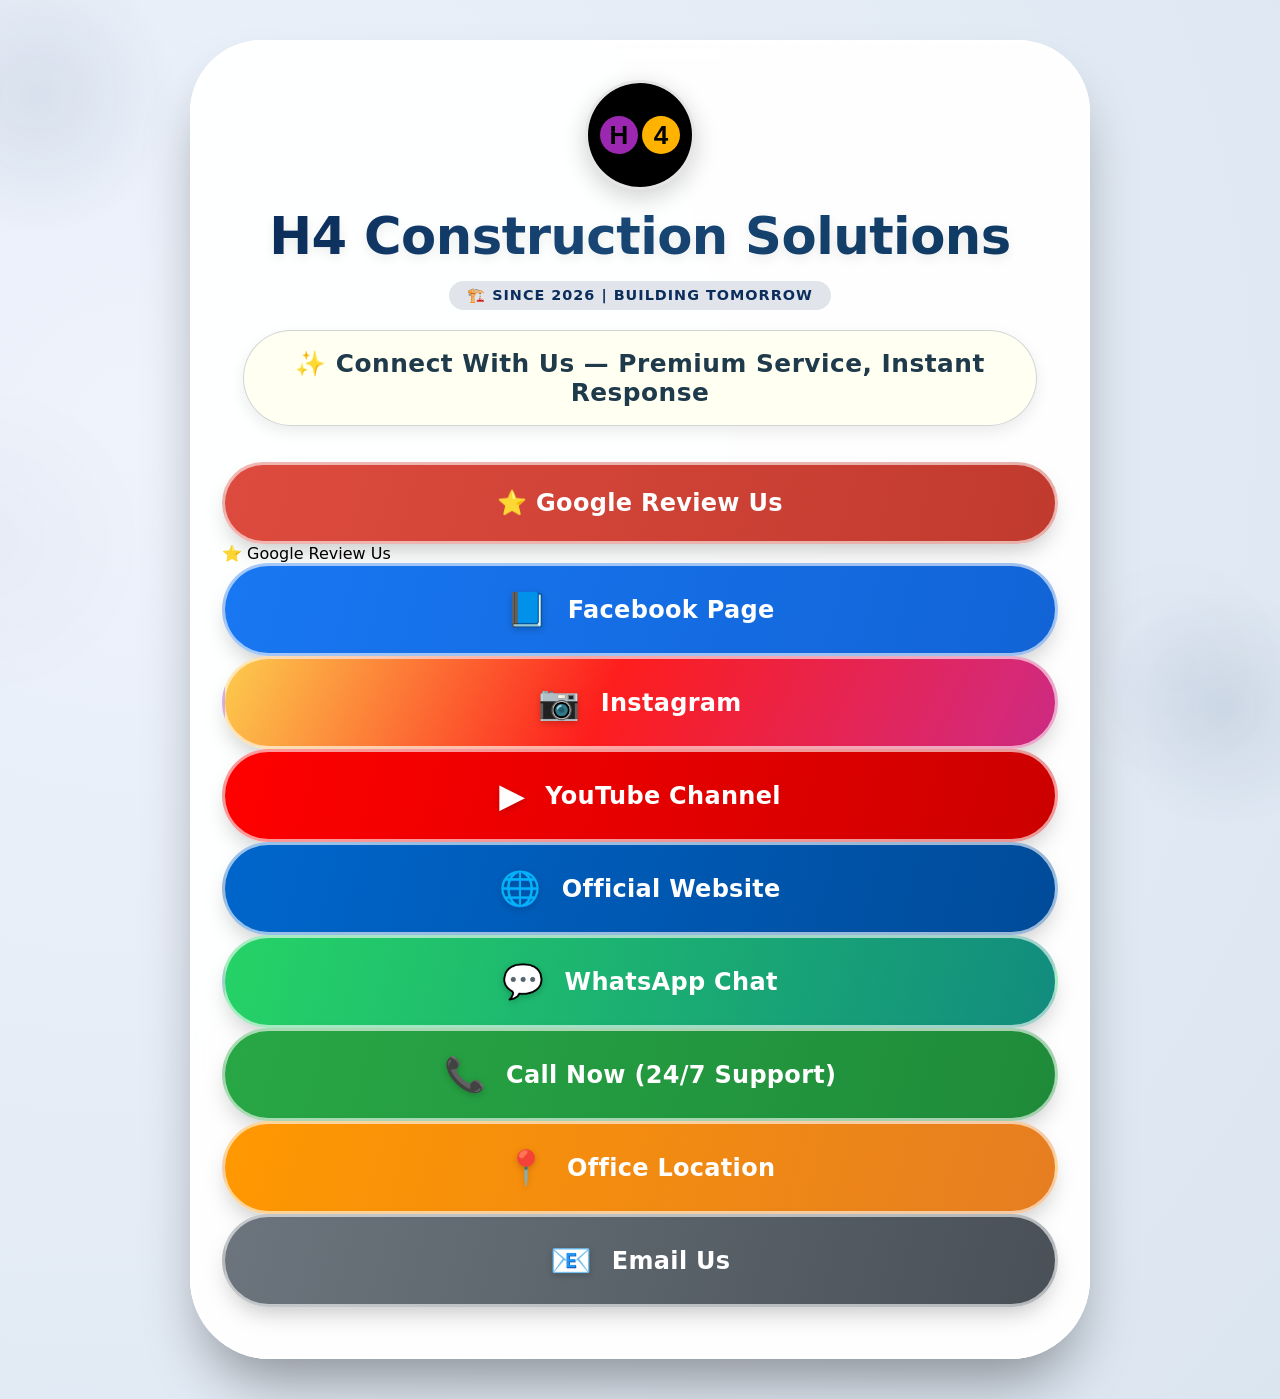
<file: links.html>
<!DOCTYPE html>
<html lang="en">
<head>
  <meta charset="UTF-8">
  <meta name="viewport" content="width=device-width, initial-scale=1.0, viewport-fit=cover, user-scalable=yes">
  <title>H4 Construction Solutions | Premium Builders</title>
  <style>
    * {
      margin: 0;
      padding: 0;
      box-sizing: border-box;
    }

    body {
      font-family: 'Segoe UI', 'Inter', system-ui, -apple-system, 'Poppins', 'Roboto', sans-serif;
      background: radial-gradient(circle at 10% 30%, #eef3fc, #dbe5f0);
      margin: 0;
      padding: 20px;
      min-height: 100vh;
      display: flex;
      align-items: center;
      justify-content: center;
      position: relative;
    }

    /* premium floating background particles */
    .bg-float {
      position: fixed;
      top: 0;
      left: 0;
      width: 100%;
      height: 100%;
      z-index: 0;
      overflow: hidden;
      pointer-events: none;
    }

    .float-shape {
      position: absolute;
      background: radial-gradient(circle, rgba(11,45,92,0.08) 0%, rgba(11,45,92,0) 70%);
      border-radius: 50%;
      animation: floatAnimation 28s infinite ease-in-out;
      filter: blur(3px);
    }

    @keyframes floatAnimation {
      0% { transform: translateY(0px) translateX(0px) rotate(0deg); opacity: 0.4; }
      50% { transform: translateY(-30px) translateX(15px) rotate(4deg); opacity: 0.6; }
      100% { transform: translateY(0px) translateX(0px) rotate(0deg); opacity: 0.4; }
    }

    /* main card container */
    .container {
      position: relative;
      z-index: 2;
      width: 100%;
      max-width: 900px;
      margin: 20px auto;
      padding: 40px 32px 52px 32px;
      background: rgba(255, 255, 255, 0.95);
      backdrop-filter: blur(8px);
      border-radius: 72px 72px 80px 80px;
      box-shadow: 0 35px 60px -16px rgba(0, 0, 0, 0.4), 0 0 0 2px rgba(255, 255, 255, 0.8) inset;
      animation: subtlePulse 5s infinite;
    }

    /* Logo + Brand Section */
    .logo-header {
      display: flex;
      flex-direction: column;
      align-items: center;
      justify-content: center;
      margin-bottom: 20px;
    }

    /* Premium Logo Wrapper with CSS-drawn H4 Logo to prevent missing file error */
    .logo-wrapper {
      position: relative;
      width: 110px;
      height: 110px;
      border-radius: 50%;
      overflow: hidden;
      margin-bottom: 16px;
      box-shadow: 0 8px 24px rgba(0,0,0,0.18);
      border: 3.5px solid rgba(255,255,255,0.9);
      background: #000; /* Exact black background from 1000807558.png */
      display: flex;
      align-items: center;
      justify-content: center;
    }

    /* Perfect replica of your logo using pure high-fidelity CSS shapes */
    .css-h4-logo {
      position: relative;
      width: 80px;
      height: 80px;
      display: flex;
      align-items: center;
      justify-content: center;
      gap: 4px;
    }

    /* Left circle with 'H' cutout */
    .logo-left-circle {
      position: relative;
      width: 38px;
      height: 38px;
      background-color: #9c27b0; /* Original purple color from 1000807558.png */
      border-radius: 50%;
      display: flex;
      align-items: center;
      justify-content: center;
    }

    .logo-left-circle::before {
      content: 'H';
      font-family: 'Arial Black', sans-serif;
      font-size: 26px;
      font-weight: 900;
      color: #000;
      position: absolute;
    }

    /* Right circle with '4' cutout */
    .logo-right-circle {
      position: relative;
      width: 38px;
      height: 38px;
      background-color: #ffb300; /* Original yellow-orange color from 1000807558.png */
      border-radius: 50%;
      display: flex;
      align-items: center;
      justify-content: center;
    }

    .logo-right-circle::before {
      content: '4';
      font-family: 'Arial Black', sans-serif;
      font-size: 26px;
      font-weight: 900;
      color: #000;
      position: absolute;
    }

    /* Continuous Golden Shine Overlay (Right to Left) */
    .logo-wrapper::after {
      content: '';
      position: absolute;
      top: -50%;
      left: -60%;
      width: 30%;
      height: 200%;
      background: linear-gradient(
        to left,
        rgba(255, 255, 255, 0) 0%,
        rgba(255, 215, 0, 0.4) 30%,
        rgba(255, 255, 255, 0.7) 50%,
        rgba(255, 215, 0, 0.4) 70%,
        rgba(255, 255, 255, 0) 100%
      );
      transform: rotate(30deg);
      animation: goldenShine 4s infinite linear;
      pointer-events: none;
    }

    @keyframes goldenShine {
      0% {
        left: 150%;
      }
      100% {
        left: -150%;
      }
    }

    h1 {
      font-size: 3.2rem;
      font-weight: 800;
      background: linear-gradient(135deg, #0b2d5c 0%, #1a4a7a 45%, #0f3b64 100%);
      background-clip: text;
      -webkit-background-clip: text;
      color: transparent;
      letter-spacing: -0.5px;
      text-shadow: 0 4px 12px rgba(0,0,0,0.08);
      margin-bottom: 8px;
      line-height: 1.2;
      text-align: center;
    }

    .since-badge {
      display: inline-block;
      background: rgba(11,45,92,0.12);
      backdrop-filter: blur(4px);
      padding: 6px 18px;
      border-radius: 80px;
      font-size: 0.9rem;
      font-weight: 700;
      color: #0b2d5c;
      letter-spacing: 1px;
      margin-top: 6px;
      text-align: center;
    }

    /* SUBTITLE */
    .subtitle {
      font-size: 1.55rem;
      font-weight: 700;
      color: #1f3a4b;
      background: rgba(255,255,240,0.85);
      display: inline-block;
      padding: 18px 44px;
      border-radius: 100px;
      backdrop-filter: blur(2px);
      margin-bottom: 36px;
      letter-spacing: 0.5px;
      border: 1.5px solid rgba(11,45,92,0.2);
      box-shadow: 0 6px 16px rgba(0,0,0,0.08);
      width: auto;
      max-width: 95%;
    }

    /* BUTTONS */
    .btn-grid {
      display: flex;
      flex-direction: column;
      gap: 22px;
      margin: 32px 0 28px;
    }

    .btn {
      display: flex;
      align-items: center;
      justify-content: center;
      gap: 20px;
      text-decoration: none;
      padding: 24px 22px;
      border-radius: 90px;
      font-weight: 800;
      font-size: 1.5rem;
      transition: all 0.3s cubic-bezier(0.2, 0.9, 0.4, 1.1);
      color: white;
      box-shadow: 0 12px 24px -8px rgba(0, 0, 0, 0.25);
      border: 3px solid rgba(255, 255, 255, 0.6);
      background-size: 200% auto;
      position: relative;
      overflow: hidden;
      backdrop-filter: blur(2px);
      letter-spacing: 0.3px;
      animation: btnFloatUp 0.85s cubic-bezier(0.2, 0.9, 0.4, 1.2) backwards;
    }

    .btn:hover {
      border-color: rgba(255, 255, 255, 0.95);
      transform: translateY(-4px) scale(1.01);
      box-shadow: 0 28px 40px -14px rgba(0, 0, 0, 0.35);
    }

    .btn::before {
      content: '';
      position: absolute;
      top: 0;
      left: -100%;
      width: 100%;
      height: 100%;
      background: linear-gradient(90deg, rgba(255,255,255,0.2), rgba(255,255,255,0.5));
      transition: left 0.5s ease;
      z-index: 0;
    }

    .btn:hover::before {
      left: 100%;
    }

    .btn span {
      position: relative;
      z-index: 2;
    }

    .btn:active {
      transform: translateY(2px);
    }

    .btn span:first-child {
      font-size: 2.1rem;
      filter: drop-shadow(0 2px 3px rgba(0,0,0,0.2));
    }

    /* button colors */
    .google { background: linear-gradient(105deg, #dd4b3e, #c13a2e); }
    .facebook { background: linear-gradient(105deg, #1877f2, #1264d6); }
    .instagram { background: linear-gradient(115deg, #fccc4d, #fd1d1d, #d62976, #962fbf); background-size: 140% auto; }
    .youtube { background: linear-gradient(105deg, #ff0000, #cc0000); }
    .website { background: linear-gradient(105deg, #0066cc, #004b99); }
    .whatsapp { background: linear-gradient(105deg, #25d366, #128C7E); }
    .call { background: linear-gradient(105deg, #28a745, #1f8b3a); }
    .location { background: linear-gradient(105deg, #ff9800, #e67e22); }
    .email { background: linear-gradient(105deg, #6c757d, #495057); }

    @keyframes btnFloatUp {
      0% { opacity: 0; transform: translateY(45px); }
      100% { opacity: 1; transform: translateY(0); }
    }

    .btn:nth-child(1) { animation-delay: 0.04s; }
    .btn:nth-child(2) { animation-delay: 0.09s; }
    .btn:nth-child(3) { animation-delay: 0.14s; }
    .btn:nth-child(4) { animation-delay: 0.19s; }
    .btn:nth-child(5) { animation-delay: 0.24s; }
    .btn:nth-child(6) { animation-delay: 0.29s; }
    .btn:nth-child(7) { animation-delay: 0.34s; }
    .btn:nth-child(8) { animation-delay: 0.39s; }
    .btn:nth-child(9) { animation-delay: 0.44s; }

    @keyframes subtlePulse {
      0% { box-shadow: 0 0 0 0 rgba(11,45,92,0.12); }
      70% { box-shadow: 0 0 0 18px rgba(11,45,92,0); }
      100% { box-shadow: 0 0 0 0 rgba(11,45,92,0); }
    }

    .container::after {
      content: '';
      position: absolute;
      inset: 0;
      border-radius: inherit;
      padding: 2.5px;
      background: linear-gradient(125deg, rgba(255,255,255,0.5) 0%, rgba(255,255,255,0.1) 80%);
      mask: linear-gradient(#fff 0 0) content-box, linear-gradient(#fff 0 0);
      -webkit-mask: linear-gradient(#fff 0 0) content-box, linear-gradient(#fff 0 0);
      -webkit-mask-composite: xor;
      mask-composite: exclude;
      pointer-events: none;
    }

    .btn:focus-visible {
      outline: 3px solid #ffb347;
      outline-offset: 4px;
    }

    /* responsive */
    @media (max-width: 700px) {
      .container { padding: 32px 24px 44px; }
      h1 { font-size: 2.6rem; }
      .btn { padding: 20px 18px; font-size: 1.3rem; gap: 16px; border-width: 2.5px; }
      .btn span:first-child { font-size: 1.9rem; }
      .subtitle { font-size: 1.3rem; padding: 14px 36px; }
      .logo-wrapper { width: 95px; height: 95px; }
      .css-h4-logo { width: 70px; height: 70px; }
      .logo-left-circle, .logo-right-circle { width: 32px; height: 32px; }
      .logo-left-circle::before, .logo-right-circle::before { font-size: 22px; }
    }

    @media (max-width: 550px) {
      .container { padding: 28px 20px 38px; border-radius: 56px; }
      h1 { font-size: 2.2rem; }
      .btn { padding: 18px 16px; font-size: 1.15rem; gap: 12px; border-width: 2px; }
      .btn span:first-child { font-size: 1.6rem; }
      .subtitle { font-size: 1.1rem; padding: 12px 28px; }
      .logo-wrapper { width: 85px; height: 85px; }
      .css-h4-logo { width: 60px; height: 60px; }
      .logo-left-circle, .logo-right-circle { width: 28px; height: 28px; }
      .logo-left-circle::before, .logo-right-circle::before { font-size: 18px; }
    }
  </style>
</head>
<body>

<div class="bg-float">
  <div class="float-shape" style="width: 280px; height: 280px; top: -5%; left: -8%; animation-duration: 34s;"></div>
  <div class="float-shape" style="width: 240px; height: 240px; bottom: 8%; right: -5%; animation-duration: 30s; animation-delay: 2s;"></div>
  <div class="float-shape" style="width: 360px; height: 360px; top: 40%; left: -15%; animation-duration: 38s; opacity: 0.3;"></div>
  <div class="float-shape" style="width: 180px; height: 180px; bottom: 15%; left: 20%; animation-duration: 27s; animation-delay: 3s;"></div>
  <div class="float-shape" style="width: 260px; height: 260px; top: 60%; right: -2%; animation-duration: 32s; opacity: 0.25;"></div>
</div>

<div class="container">
  <!-- Brand Header with Pure CSS H4 Replica Logo -->
  <div class="logo-header">
    <div class="logo-wrapper">
      <div class="css-h4-logo">
        <div class="logo-left-circle"></div>
        <div class="logo-right-circle"></div>
      </div>
    </div>
    <h1>H4 Construction Solutions</h1>
    <div class="since-badge">🏗️ SINCE 2026 | BUILDING TOMORROW</div>
  </div>

  <div style="text-align: center;">
    <div class="subtitle">
      ✨ Connect With Us — Premium Service, Instant Response
    </div>
  </div>

  <a class="btn google"
href="https://g.page/r/CQvfi-3pi0lFEBM/review"
target="_blank">
⭐ Google Review Us
</a>
      <span>⭐</span> <span>Google Review Us</span>
    </a>
    <a class="btn facebook" href="https://www.facebook.com/share/1TNvLLd1SM/" target="_blank" rel="noopener noreferrer">
      <span>📘</span> <span>Facebook Page</span>
    </a>
    <a class="btn instagram" href="https://www.instagram.com/h4constructionsolutions?igsh=c2oxaDBqZmpzZWd3&utm_source=ig_contact_invite" target="_blank" rel="noopener noreferrer">
      <span>📷</span> <span>Instagram</span>
    </a>
    <a class="btn youtube" href="https://youtube.com/@h4constructionsolutions?si=CduUsCwgNZUNbN1A" target="_blank" rel="noopener noreferrer">
      <span>▶️</span> <span>YouTube Channel</span>
    </a>
    <a class="btn website" href="https://avchemtirur.github.io/" target="_blank" rel="noopener noreferrer">
      <span>🌐</span> <span>Official Website</span>
    </a>
    <a class="btn whatsapp" href="https://wa.me/919745838382" target="_blank" rel="noopener noreferrer">
      <span>💬</span> <span>WhatsApp Chat</span>
    </a>
    <a class="btn call" href="tel:+917907344030">
      <span>📞</span> <span>Call Now (24/7 Support)</span>
    </a>
    <a class="btn location" href="https://maps.app.goo.gl/YSHEVFJuMqZdwLmC7" target="_blank" rel="noopener noreferrer">
      <span>📍</span> <span>Office Location</span>
    </a>
    <a class="btn email" href="mailto:avchemtirur@gmail.com">
      <span>📧</span> <span>Email Us</span>
    </a>
  </div>
</div>

<script>
  (function() {
    // floating shapes dynamic randomness (slower)
    const shapes = document.querySelectorAll('.float-shape');
    if(shapes.length) {
      shapes.forEach((shape) => {
        const randomDur = 26 + Math.random() * 22;
        const randomDelay = Math.random() * 9;
        shape.style.animationDuration = `${randomDur}s`;
        shape.style.animationDelay = `${randomDelay}s`;
      });
    }
    
    // button click effect
    const btns = document.querySelectorAll('.btn');
    btns.forEach(btn => {
      btn.addEventListener('click', function(e) {
        this.style.transform = 'scale(0.97)';
        setTimeout(() => { if(this) this.style.transform = ''; }, 140);
      });
    });
    
    const updateFullscreen = () => {
      const vh = window.innerHeight;
      document.body.style.minHeight = `${vh}px`;
    };
    updateFullscreen();
    window.addEventListener('resize', updateFullscreen);
    window.addEventListener('orientationchange', updateFullscreen);
    
    const container = document.querySelector('.container');
    if(container && window.innerWidth > 768) {
      container.addEventListener('mouseenter', () => {
        container.style.transform = 'translateY(-6px)';
        container.style.transition = 'transform 0.35s ease';
        container.style.boxShadow = '0 45px 70px -18px rgba(0,0,0,0.45), 0 0 0 2px rgba(255,255,255,0.85) inset';
      });
      container.addEventListener('mouseleave', () => {
        container.style.transform = '';
        container.style.boxShadow = '';
      });
    }
  })();
</script>
</body>
</html>
</file>
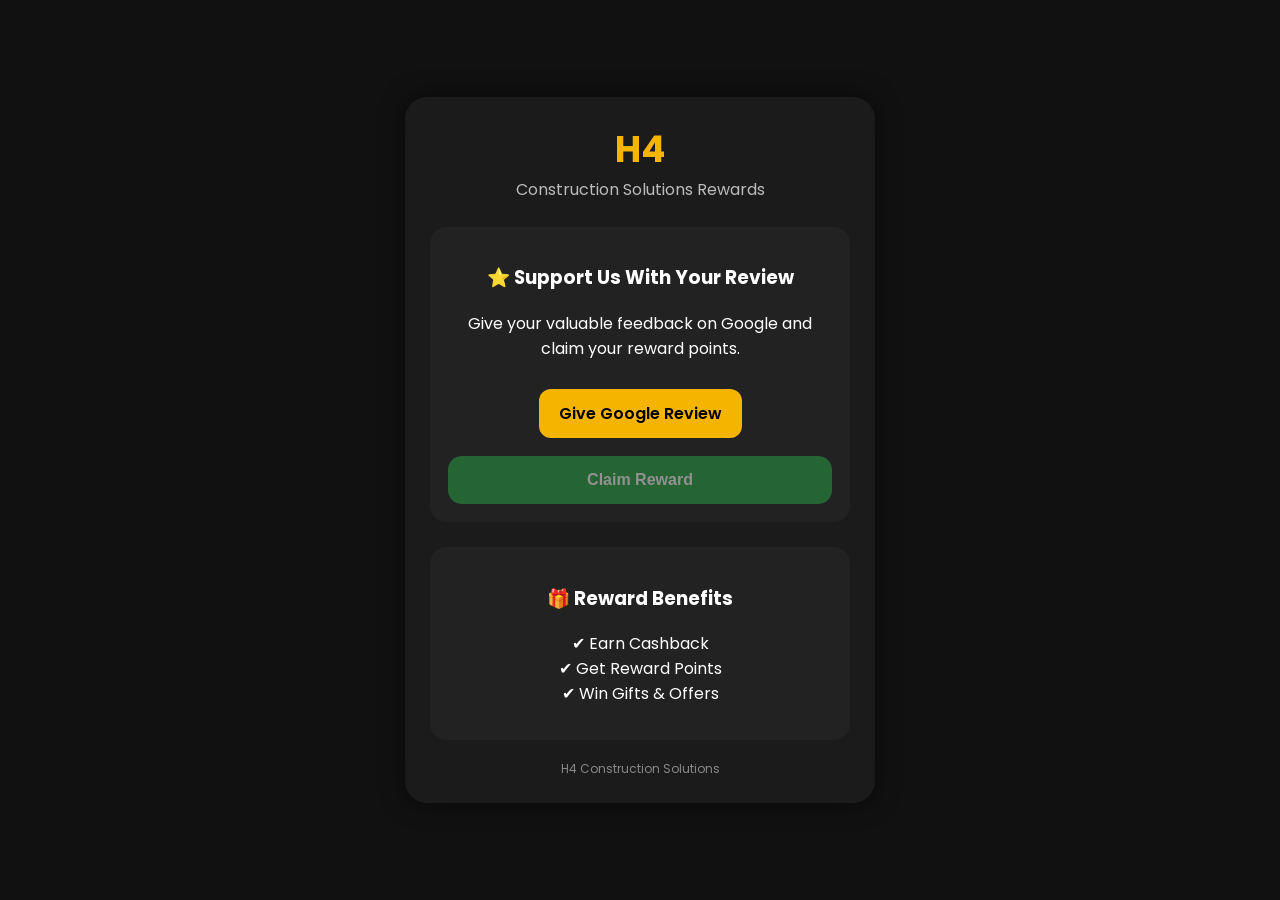
<file: rewards.html>
<!DOCTYPE html>
<html lang="en">
<head>
<meta charset="UTF-8">
<meta name="viewport" content="width=device-width, initial-scale=1.0">
<title>H4 Rewards</title>

<link href="https://fonts.googleapis.com/css2?family=Poppins:wght@300;400;600;700&display=swap" rel="stylesheet">

<style>

body{
    margin:0;
    font-family:'Poppins',sans-serif;
    background:#111;
    color:white;
    display:flex;
    justify-content:center;
    align-items:center;
    min-height:100vh;
}

.container{
    width:90%;
    max-width:420px;
    background:#1b1b1b;
    padding:25px;
    border-radius:22px;
    box-shadow:0 0 25px rgba(0,0,0,0.5);
}

.logo{
    text-align:center;
    font-size:36px;
    font-weight:700;
    color:#f5b400;
}

.tagline{
    text-align:center;
    color:#bbb;
    margin-bottom:25px;
}

.section{
    margin-bottom:22px;
}

.review-box{
    background:#222;
    padding:18px;
    border-radius:16px;
    text-align:center;
}

.review-btn{
    display:inline-block;
    margin-top:12px;
    background:#f5b400;
    color:black;
    padding:12px 20px;
    border-radius:12px;
    text-decoration:none;
    font-weight:600;
}

.claim-btn{
    width:100%;
    margin-top:18px;
    background:#28a745;
    color:white;
    border:none;
    padding:15px;
    border-radius:14px;
    font-size:16px;
    font-weight:600;
    cursor:pointer;
    opacity:0.5;
}

.claim-btn.active{
    opacity:1;
}

input{
    width:100%;
    padding:14px;
    margin-top:12px;
    border:none;
    border-radius:12px;
    background:#2b2b2b;
    color:white;
    font-size:15px;
    box-sizing:border-box;
}

.submit-btn{
    width:100%;
    margin-top:18px;
    background:#f5b400;
    color:black;
    border:none;
    padding:15px;
    border-radius:14px;
    font-size:16px;
    font-weight:700;
    cursor:pointer;
}

.points-box{
    margin-top:25px;
    background:#222;
    padding:18px;
    border-radius:16px;
    text-align:center;
}

.footer{
    text-align:center;
    margin-top:20px;
    color:#888;
    font-size:12px;
}

.hidden{
    display:none;
}

</style>
</head>

<body>

<div class="container">

<div class="logo">H4</div>

<div class="tagline">
Construction Solutions Rewards
</div>

<div class="section review-box">

<h3>⭐ Support Us With Your Review</h3>

<p>
Give your valuable feedback on Google and claim your reward points.
</p>

<a class="review-btn"
href="https://g.page/r/CQvfi-3pi0lFEBM/review"
target="_blank"
onclick="enableClaim()">
Give Google Review
</a>

<button id="claimBtn"
class="claim-btn"
disabled
onclick="showForm()">
Claim Reward
</button>

</div>

<div id="rewardForm" class="hidden">

<input type="text" placeholder="Your Name">

<input type="tel" placeholder="Phone Number">

<input type="text" placeholder="Coupon Code (Example: H41001)">

<button class="submit-btn" onclick="submitReward()">
Submit Coupon
</button>

</div>

<div id="successBox" class="points-box hidden">

<h2>🎉 Congratulations!</h2>

<p>
Your coupon has been submitted successfully.
</p>

<h3>+10 Reward Points Added</h3>

<p>
Cashback & rewards will be updated soon.
</p>

</div>

<div class="points-box">

<h3>🎁 Reward Benefits</h3>

<p>
✔ Earn Cashback<br>
✔ Get Reward Points<br>
✔ Win Gifts & Offers
</p>

</div>

<div class="footer">
H4 Construction Solutions
</div>

</div>

<script>

function enableClaim(){

document.getElementById("claimBtn")
.disabled = false;

document.getElementById("claimBtn")
.classList.add("active");

}

function showForm(){

document.getElementById("rewardForm")
.classList.remove("hidden");

}

function submitReward(){

document.getElementById("rewardForm")
.classList.add("hidden");

document.getElementById("successBox")
.classList.remove("hidden");

}

</script>

</body>
</html>
</file>
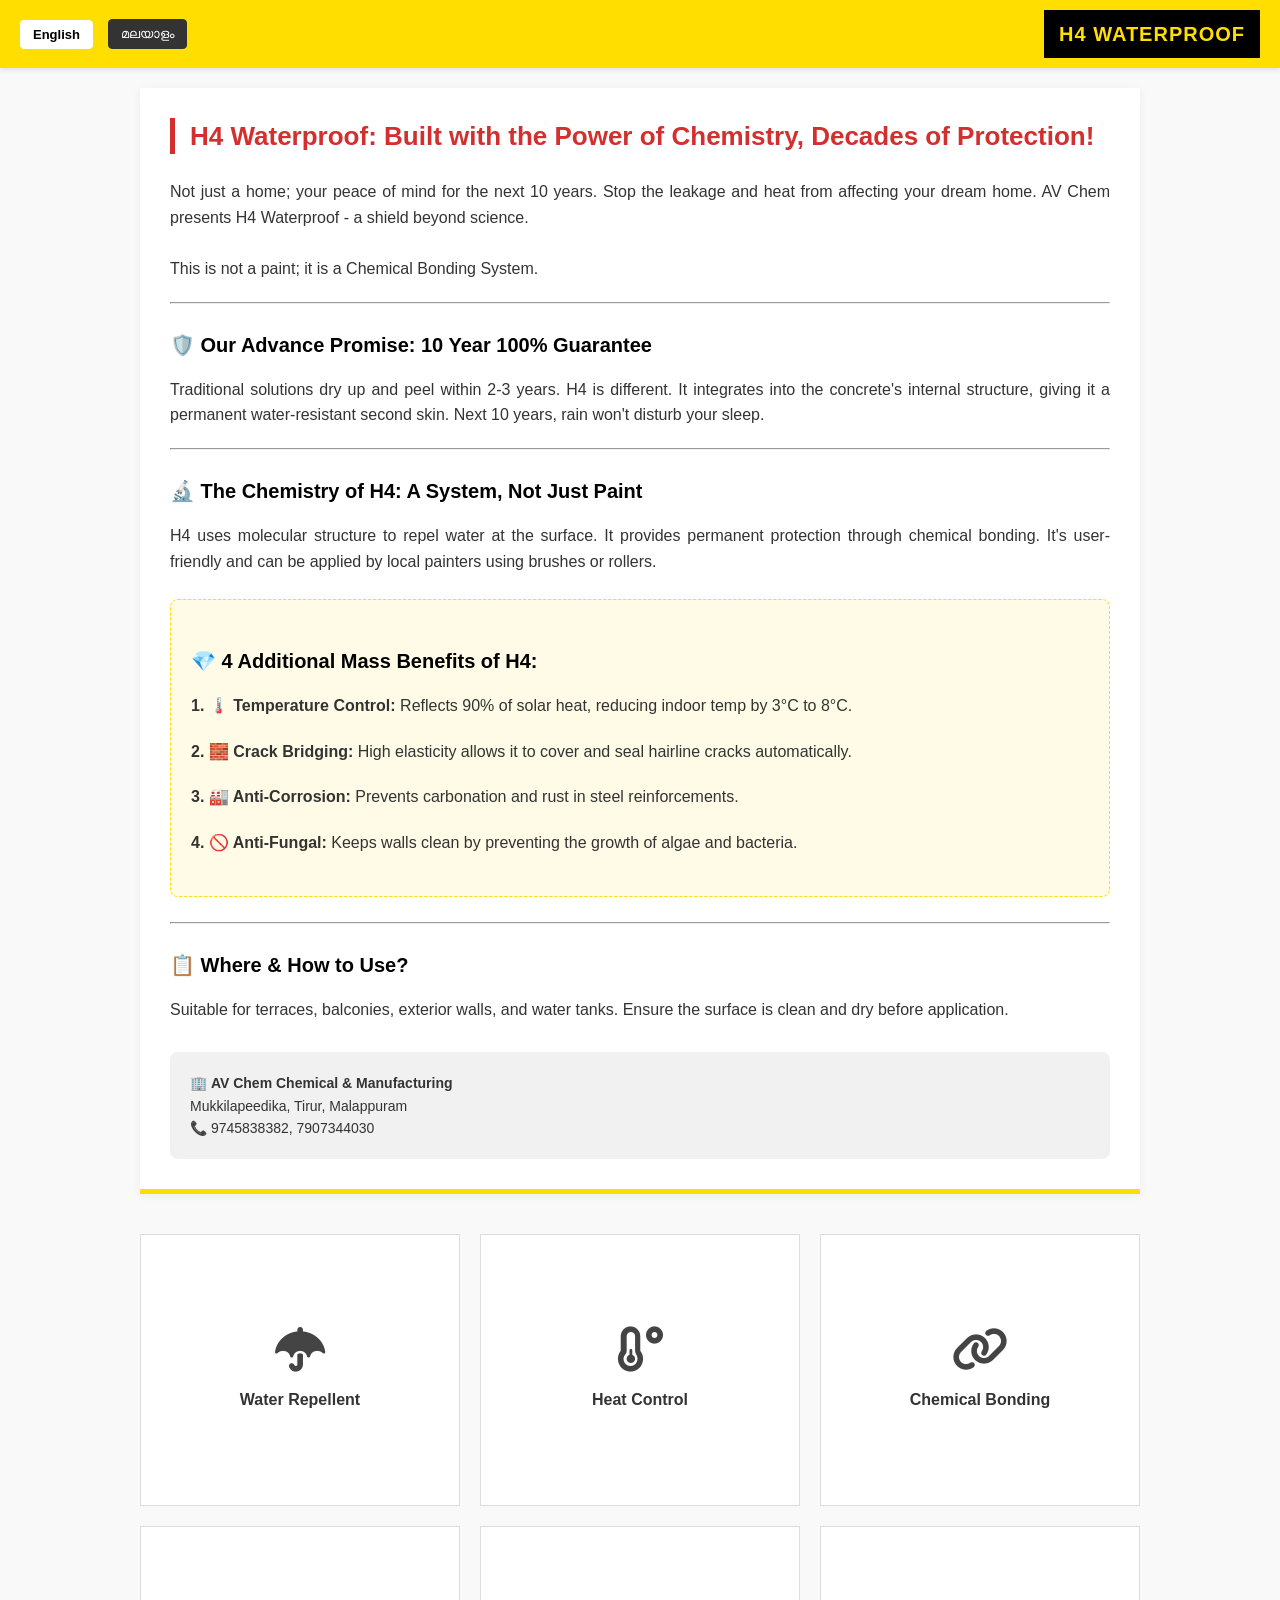
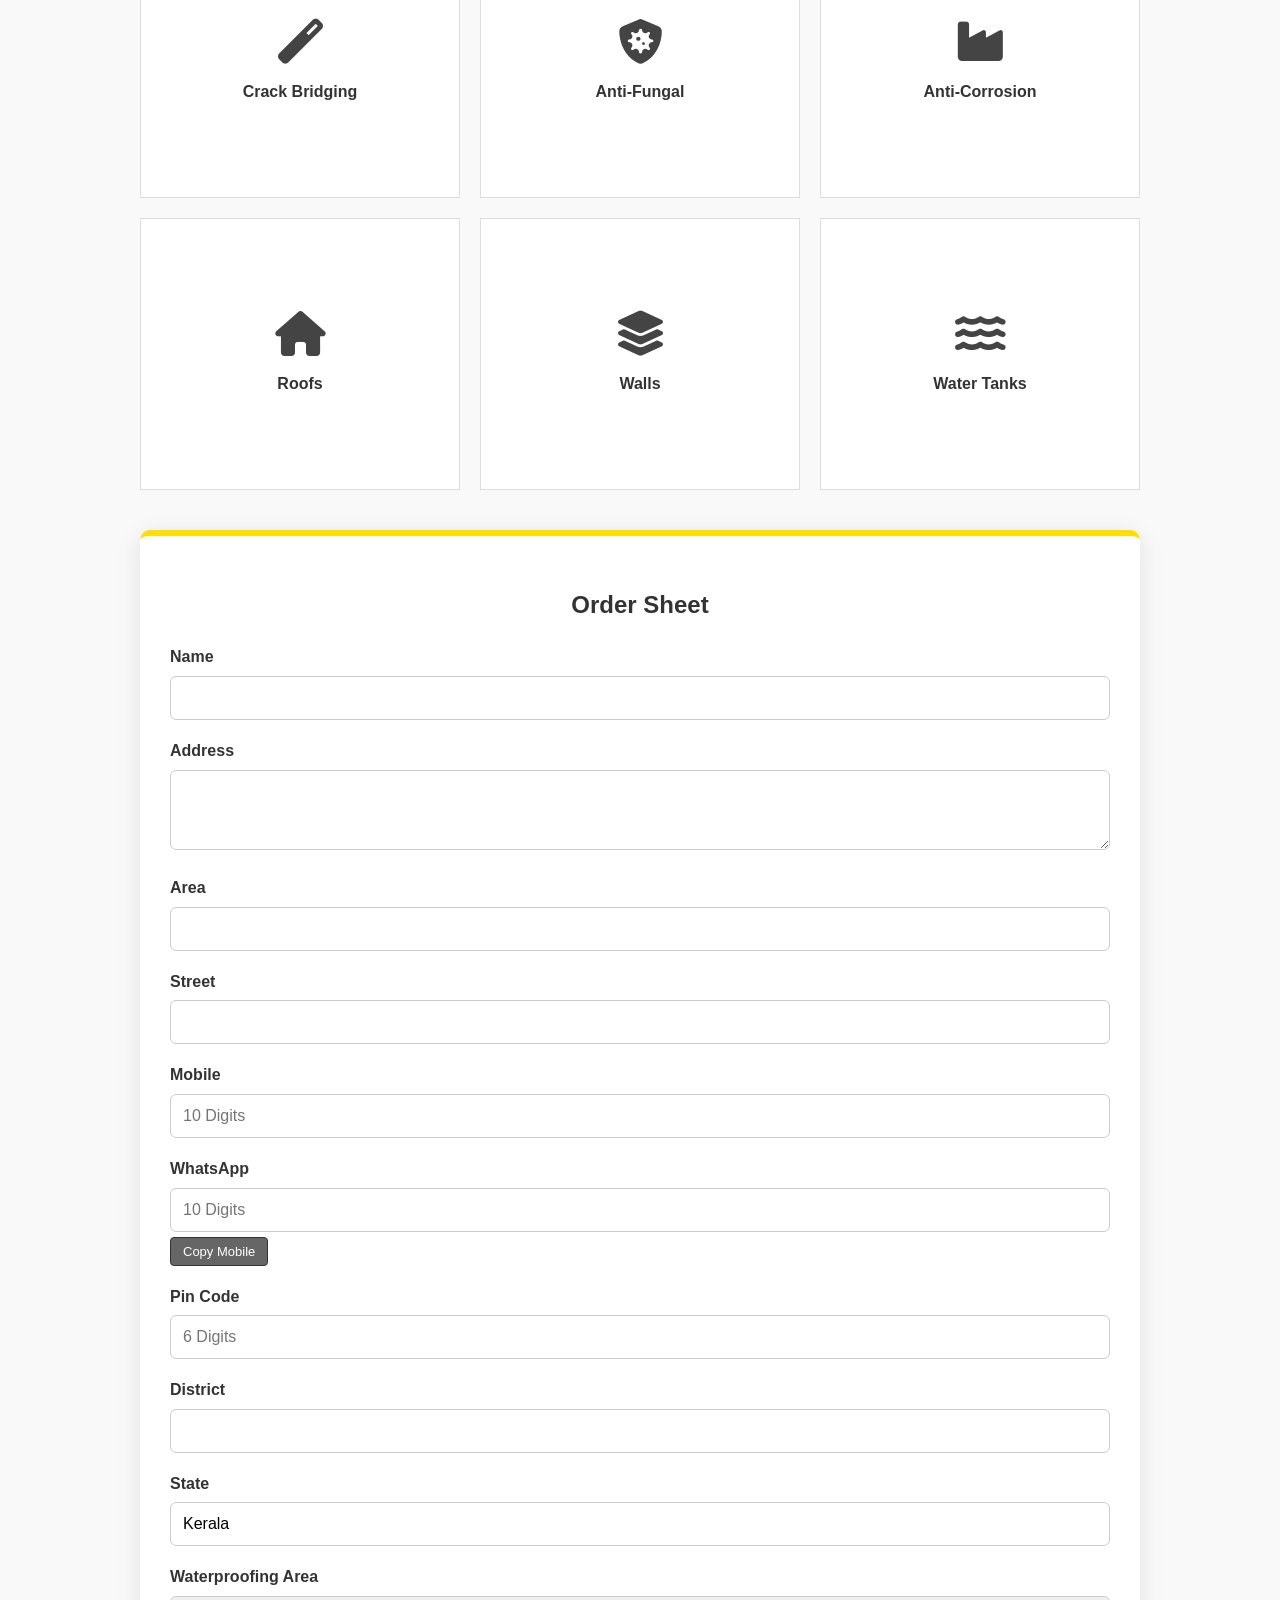
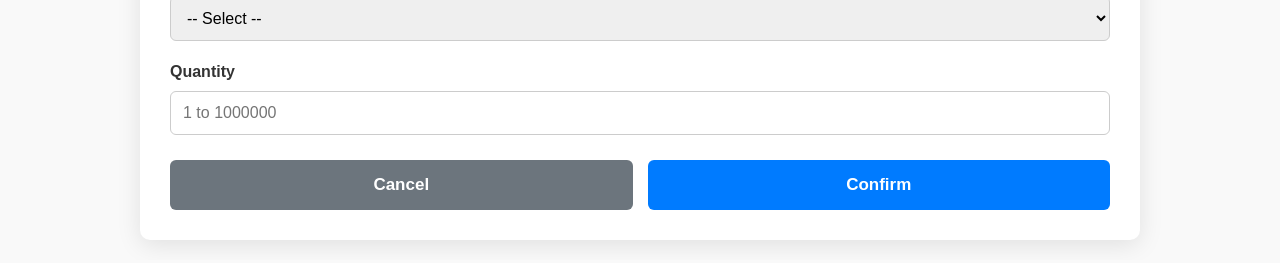
<file: waterproof.html>
<!DOCTYPE html>
<html lang="ml">
<head>
    <meta charset="UTF-8">
    <meta name="viewport" content="width=device-width, initial-scale=1.0">
    <title>H4 Waterproofing Order Sheet</title>
    <link rel="stylesheet" href="https://cdnjs.cloudflare.com/ajax/libs/font-awesome/6.4.0/css/all.min.css">
    <style>
        :root {
            --primary-yellow: #ffde00;
            --text-dark: #333;
            --error-red: #ff3333;
            --confirm-blue: #007bff;
            --cancel-grey: #6c757d;
        }

        body {
            font-family: 'Segoe UI', Arial, sans-serif;
            margin: 0;
            padding: 0;
            background-color: #f9f9f9;
            color: var(--text-dark);
            line-height: 1.6;
        }

        /* --- Header & Language Toggle --- */
        header {
            background-color: var(--primary-yellow);
            padding: 10px 20px;
            display: flex;
            align-items: center;
            justify-content: space-between;
            position: sticky;
            top: 0;
            z-index: 1000;
            box-shadow: 0 2px 5px rgba(0,0,0,0.1);
        }

        .header-left {
            display: flex;
            align-items: center;
            gap: 15px;
        }

        .lang-btn {
            background: #333;
            color: white;
            border: 1px solid #333;
            padding: 6px 12px;
            cursor: pointer;
            font-size: 13px;
            border-radius: 4px;
            transition: 0.3s;
        }

        .lang-btn.active {
            background: white;
            color: black;
            font-weight: bold;
            border-color: white;
        }

        .logo {
            font-weight: 900;
            font-size: 20px;
            background: black;
            color: var(--primary-yellow);
            padding: 8px 15px;
            text-transform: uppercase;
            letter-spacing: 1px;
        }

        .container {
            max-width: 1000px;
            margin: 0 auto;
            padding: 20px;
        }

        /* --- Text Content Section --- */
        .content-section {
            background: white;
            padding: 30px;
            margin-bottom: 30px;
            border-bottom: 5px solid var(--primary-yellow);
            box-shadow: 0 2px 10px rgba(0,0,0,0.05);
        }

        .main-headline {
            font-size: 26px;
            font-weight: bold;
            color: #d32f2f;
            margin-bottom: 25px;
            line-height: 1.4;
            border-left: 5px solid #d32f2f;
            padding-left: 15px;
        }

        .sub-headline {
            font-weight: bold;
            font-size: 20px;
            margin-top: 25px;
            margin-bottom: 15px;
            color: #000;
            display: flex;
            align-items: center;
            gap: 10px;
        }

        .text-block {
            margin-bottom: 20px;
            text-align: justify;
            font-size: 16px;
        }

        .highlight-box {
            background: #fffbe6;
            border: 1px dashed var(--primary-yellow);
            padding: 20px;
            margin: 25px 0;
            border-radius: 8px;
        }

        .footer-info {
            background: #f1f1f1;
            padding: 20px;
            margin-top: 30px;
            border-radius: 8px;
            font-size: 14px;
        }

        /* --- Grid Section --- */
        .image-grid {
            display: grid;
            grid-template-columns: repeat(3, 1fr);
            gap: 20px;
            margin: 40px 0;
        }

        .card {
            background: white;
            border: 1px solid #ddd;
            padding: 25px;
            text-align: center;
            height: 220px;
            display: flex;
            flex-direction: column;
            justify-content: center;
            align-items: center;
            transition: 0.3s;
        }

        .card:hover {
            border-color: var(--primary-yellow);
            box-shadow: 0 5px 15px rgba(0,0,0,0.1);
            transform: translateY(-5px);
        }

        .card i {
            font-size: 45px;
            color: #444;
            margin-bottom: 15px;
        }

        .card p { font-weight: bold; margin: 0; }

        /* --- Form Styling --- */
        .order-sheet {
            background: white;
            padding: 30px;
            border-radius: 10px;
            box-shadow: 0 5px 25px rgba(0,0,0,0.1);
            border-top: 6px solid var(--primary-yellow);
        }

        .form-group { margin-bottom: 18px; }
        .form-label { display: block; margin-bottom: 6px; font-weight: bold; }
        .form-input, .form-select {
            width: 100%;
            padding: 12px;
            border: 1px solid #ccc;
            border-radius: 6px;
            font-size: 16px;
            box-sizing: border-box;
        }

        .form-input.error { border: 2px solid var(--error-red); background: #fff1f1; }

        .action-buttons { display: flex; gap: 15px; margin-top: 25px; }
        .btn {
            flex: 1;
            padding: 15px;
            border: none;
            border-radius: 6px;
            font-size: 17px;
            font-weight: bold;
            cursor: pointer;
            transition: 0.2s;
        }
        .btn-confirm { background: var(--confirm-blue); color: white; }
        .btn-cancel { background: var(--cancel-grey); color: white; }
        .btn-share { background: #25D366; color: white; width: 100%; margin-top: 15px; display: none; }

        @media (max-width: 768px) {
            .image-grid { grid-template-columns: 1fr; }
            header { flex-direction: column; gap: 10px; padding: 15px; }
        }
    </style>
</head>
<body>

    <header>
        <div class="header-left">
            <button class="lang-btn active" id="btnEn" onclick="setLanguage('en')">English</button>
            <button class="lang-btn" id="btnMl" onclick="setLanguage('ml')">മലയാളം</button>
        </div>
        <div class="logo">H4 Waterproof</div>
    </header>

    <div class="container">
        <div class="content-section" id="mainContent"></div>

        <div class="grid-section">
            <div class="image-grid" id="featureGrid">
                <div class="card"><i class="fas fa-umbrella"></i><p id="c1"></p></div>
                <div class="card"><i class="fas fa-temperature-low"></i><p id="c2"></p></div>
                <div class="card"><i class="fas fa-link"></i><p id="c3"></p></div>
                <div class="card"><i class="fas fa-magic"></i><p id="c4"></p></div>
                <div class="card"><i class="fas fa-shield-virus"></i><p id="c5"></p></div>
                <div class="card"><i class="fas fa-industry"></i><p id="c6"></p></div>
                <div class="card"><i class="fas fa-home"></i><p id="c7"></p></div>
                <div class="card"><i class="fas fa-layer-group"></i><p id="c8"></p></div>
                <div class="card"><i class="fas fa-water"></i><p id="c9"></p></div>
            </div>
        </div>

        <div class="order-sheet">
            <h2 id="formTitle" style="text-align:center;">Order Sheet</h2>
            <div class="form-group"><label class="form-label" id="lblName"></label><input type="text" id="name" class="form-input"></div>
            <div class="form-group"><label class="form-label" id="lblAddress"></label><textarea id="address" class="form-input" rows="3"></textarea></div>
            <div class="form-group"><label class="form-label" id="lblArea"></label><input type="text" id="area" class="form-input"></div>
            <div class="form-group"><label class="form-label" id="lblStreet"></label><input type="text" id="street" class="form-input"></div>
            <div class="form-group"><label class="form-label" id="lblMobile"></label><input type="number" id="mobile" class="form-input" placeholder="10 Digits"></div>
            <div class="form-group">
                <label class="form-label" id="lblWhatsapp"></label>
                <input type="number" id="whatsapp" class="form-input" placeholder="10 Digits">
                <button class="lang-btn" style="margin-top:5px; background:#666;" onclick="copyNum()" id="btnCopy">Copy Mobile</button>
            </div>
            <div class="form-group"><label class="form-label" id="lblPin"></label><input type="number" id="pincode" class="form-input" placeholder="6 Digits"></div>
            <div class="form-group"><label class="form-label" id="lblDist"></label><input type="text" id="district" class="form-input"></div>
            <div class="form-group"><label class="form-label" id="lblState"></label><input type="text" id="state" class="form-input" value="Kerala"></div>
            <div class="form-group">
                <label class="form-label" id="lblType"></label>
                <select id="wpType" class="form-select">
                    <option value="">-- Select --</option>
                    <option value="Home">Home</option>
                    <option value="Office">Office</option>
                    <option value="Shop">Shop</option>
                    <option value="Building">Building</option>
                    <option value="Other">Other</option>
                </select>
            </div>
            <div class="form-group"><label class="form-label" id="lblQty"></label><input type="number" id="qty" class="form-input" placeholder="1 to 1000000"></div>

            <div class="action-buttons">
                <button class="btn btn-cancel" id="btnCancel" onclick="location.reload()">Cancel</button>
                <button class="btn btn-confirm" id="btnConfirm" onclick="validate()">Confirm</button>
            </div>
            <button class="btn btn-share" id="btnShare" onclick="share()">Share <i class="fab fa-whatsapp"></i></button>
        </div>
    </div>

    <script>
        const data = {
            ml: {
                h1: "H4 Waterproof: കെമിസ്ട്രിയുടെ കരുത്തിൽ നിർമ്മിച്ച, പതിറ്റാണ്ടുകളുടെ സംരക്ഷണം!",
                intro: "വീട്, മാത്രമല്ല; അടുത്ത 10 വർഷത്തെ നിങ്ങളുടെ സമാധാനം. മഴയുടെ ചുവപ്പും വെയിലിന്റെ ചുട്ടുപഴുപ്പും നിങ്ങളുടെ സ്വപ്നഭവനത്തിൽ ഇനി കലർത്തരുത്. AV Chem Chemical & Manufacturing അവതരിപ്പിക്കുന്നു, ശാസ്ത്രത്തിന്റെ അതിരുകൾ വിട്ട് നിൽക്കുന്ന ഒരു സംരക്ഷണ കവചം: H4 Waterproof.<br><br>ഇത് ഒരു പെയിന്റ് അല്ല. ഇതൊരു കെമിക്കൽ ബോണ്ടിംഗ് സംവിധാനം ആണ്.",
                g_title: "🛡️ ഞങ്ങളുടെ അഡ്വാൻസ് വാഗ്ദാനം: 10 വർഷത്തെ 100% ഗ്യാരണ്ടി",
                g_text: "എല്ലാ വാട്ടർപ്രൂഫിംഗും ഒരുപോലെയാണോ? ഒരിക്കലുമില്ല. പരമ്പരാഗത ലായനികൾ കാലക്രമേണ വറ്റി പൊടിയും, ചുരുളും, പൊളിയും. 2-3 വർഷത്തിനുള്ളിൽ നിങ്ങൾ ആ ചോർച്ചയുടെ ശബ്ദം വീണ്ടും കേൾക്കും. H4 വ്യത്യസ്തമാണ്. ഞങ്ങളുടെ ഗവേഷണത്തിന്റെ കേന്ദ്രബിന്ദു, 'പെർമനന്റ് കെമിക്കൽ ഇന്റഗ്രേഷൻ' ആണ്. ഇത് കോൺക്രീറ്റിന്റെ ആന്തരിക ഘടനയിൽ ദ്രവിച്ച് ചേർന്ന്, ഒന്നായി മാറുന്നു. കോൺക്രീറ്റിന് ജലവിരുദ്ധമായ ഒരു രണ്ടാം ചർമ്മം നൽകുന്നു.<br><br>അതുകൊണ്ടാണ് ഞങ്ങൾക്ക് ധൈര്യമായി ഇത് പറയാൻ: അടുത്ത പത്തുവർഷം, മഴക്കാലം നിങ്ങളുടെ ഉറക്കം കെടുത്തില്ല.",
                c_title: "🔬 H4-ന്റെ രസതന്ത്രം: സാധാരണ ചായം അല്ല, ഒരു സംവിധാനം",
                c_text: "H4-ന്റെ ശക്തി അതിന്റെ തന്മാത്രാ ഘടനയിൽ ഒളിഞ്ഞിരിക്കുന്നു. ഇത് ജലത്തെ ഉപരിതലത്തിൽ തന്നെ തിരികെ തള്ളുകയാണ്. എന്നാൽ അതിനപ്പുറം, കെമിക്കൽ ബോണ്ടിംഗ് മൂലം ഇത് ശാശ്വതമായ സംരക്ഷണം നൽകുന്നു.<br><br><b>അഡ്വാൻസ് ടിപ്പ്:</b> H4, പാരമ്പര്യമായ ബ്രഷ്/റോളർ രീതിയിൽ തന്നെ പ്രയോഗിക്കാവുന്ന യൂസർ-ഫ്രണ്ട്ലി ടെക്നോളജി ആണ്.",
                b_title: "💎 'ജലം തടയൽ' മാത്രമല്ല, H4 നൽകുന്ന 4 അധിക മാസ് ബെനിഫിറ്റ്സ്:",
                b1: "<b>1. 🌡️ താപനിലയെ നിയന്ത്രിക്കുന്നു:</b> സൂര്യരശ്മികളുടെ താപത്തിന്റെ 90% വരെ പ്രതിഫലിപ്പിക്കുന്നു. വീടിനുള്ളിലെ താപനില 3°C മുതൽ 8°C വരെ കുറയ്ക്കാൻ സഹായിക്കുന്നു.",
                b2: "<b>2. 🧱 വിള്ളലുകൾ സ്വയം അടയ്ക്കുന്നു:</b> H4-യ്ക്ക് എലാസ്റ്റോമെറിക് ഗുണം ഉണ്ട്. ഇത് ഒരു ഇലാസ്തിക കവചം പോലെ വിള്ളലുകൾ മൂടുന്നു.",
                b3: "<b>3. 🏭 കാർബണേഷൻ & തുരുമ്പ് എതിരെ കവചം:</b> ഈർപ്പവും അപകടകരമായ വാതകങ്ങളും കോൺക്രീറ്റിൽ എത്താതെ തടയുന്നു.",
                b4: "<b>4. 🚫 പായൽ, പൂപ്പൽ തടയുന്നു:</b> ഉപരിതലത്തിൽ ജലം തങ്ങാൻ അനുവദിക്കാത്തതിനാൽ പൂപ്പൽ വളർച്ച തടയുന്നു.",
                u_title: "📋 എവിടെയെല്ലാം? എങ്ങനെ ഉപയോഗിക്കാം?",
                u_text: "ടെറസ്, റൂഫ് ടോപ്പ്, ബാലക്കണി, എക്സ്റ്റീരിയർ വാൾസ്, വാട്ടർ ടാങ്കുകൾ. പ്രയോഗത്തിന് മുമ്പ് ഉപരിതലം വൃത്തിയും ഉണങ്ങിയതുമായിരിക്കണം.",
                footer: "🏢 <b>AV Chem Chemical & Manufacturing</b><br>Mukkilapeedika, Tirur, Malappuram<br>📞 9745838382, 7907344030",
                fields: ["പേര്", "വിലാസം", "ഏരിയ", "സ്ട്രീറ്റ്", "മൊബൈൽ", "WhatsApp", "പിൻ‌കോഡ്", "ജില്ല", "സംസ്ഥാനം", "Waterproof ചെയ്യേണ്ട സ്ഥലം", "Quantity", "Confirm", "Cancel", "മൊബൈൽ പകർപ്പുക"],
                grid: ["ജല പ്രതിരോധം", "താപ നിയന്ത്രണം", "കെമിക്കൽ ബോണ്ടിംഗ്", "വിള്ളൽ അടയ്ക്കുന്നു", "പൂപ്പൽ വിരുദ്ധം", "തുരുമ്പ് വിരുദ്ധം", "റൂഫുകൾ", "ഭിത്തികൾ", "വാട്ടർ ടാങ്ക്"]
            },
            en: {
                h1: "H4 Waterproof: Built with the Power of Chemistry, Decades of Protection!",
                intro: "Not just a home; your peace of mind for the next 10 years. Stop the leakage and heat from affecting your dream home. AV Chem presents H4 Waterproof - a shield beyond science.<br><br>This is not a paint; it is a Chemical Bonding System.",
                g_title: "🛡️ Our Advance Promise: 10 Year 100% Guarantee",
                g_text: "Traditional solutions dry up and peel within 2-3 years. H4 is different. It integrates into the concrete's internal structure, giving it a permanent water-resistant second skin. Next 10 years, rain won't disturb your sleep.",
                c_title: "🔬 The Chemistry of H4: A System, Not Just Paint",
                c_text: "H4 uses molecular structure to repel water at the surface. It provides permanent protection through chemical bonding. It's user-friendly and can be applied by local painters using brushes or rollers.",
                b_title: "💎 4 Additional Mass Benefits of H4:",
                b1: "<b>1. 🌡️ Temperature Control:</b> Reflects 90% of solar heat, reducing indoor temp by 3°C to 8°C.",
                b2: "<b>2. 🧱 Crack Bridging:</b> High elasticity allows it to cover and seal hairline cracks automatically.",
                b3: "<b>3. 🏭 Anti-Corrosion:</b> Prevents carbonation and rust in steel reinforcements.",
                b4: "<b>4. 🚫 Anti-Fungal:</b> Keeps walls clean by preventing the growth of algae and bacteria.",
                u_title: "📋 Where & How to Use?",
                u_text: "Suitable for terraces, balconies, exterior walls, and water tanks. Ensure the surface is clean and dry before application.",
                footer: "🏢 <b>AV Chem Chemical & Manufacturing</b><br>Mukkilapeedika, Tirur, Malappuram<br>📞 9745838382, 7907344030",
                fields: ["Name", "Address", "Area", "Street", "Mobile", "WhatsApp", "Pin Code", "District", "State", "Waterproofing Area", "Quantity", "Confirm", "Cancel", "Copy Mobile"],
                grid: ["Water Repellent", "Heat Control", "Chemical Bonding", "Crack Bridging", "Anti-Fungal", "Anti-Corrosion", "Roofs", "Walls", "Water Tanks"]
            }
        };

        function setLanguage(lang) {
            const l = data[lang];
            document.getElementById('mainContent').innerHTML = `
                <div class="main-headline">${l.h1}</div>
                <p class="text-block">${l.intro}</p><hr>
                <div class="sub-headline">${l.g_title}</div><p class="text-block">${l.g_text}</p><hr>
                <div class="sub-headline">${l.c_title}</div><p class="text-block">${l.c_text}</p>
                <div class="highlight-box">
                    <div class="sub-headline">${l.b_title}</div>
                    <p class="text-block">${l.b1}</p><p class="text-block">${l.b2}</p>
                    <p class="text-block">${l.b3}</p><p class="text-block">${l.b4}</p>
                </div><hr>
                <div class="sub-headline">${l.u_title}</div><p class="text-block">${l.u_text}</p>
                <div class="footer-info">${l.footer}</div>
            `;
            // Labels
            const f = l.fields;
            document.getElementById('lblName').innerText = f[0];
            document.getElementById('lblAddress').innerText = f[1];
            document.getElementById('lblArea').innerText = f[2];
            document.getElementById('lblStreet').innerText = f[3];
            document.getElementById('lblMobile').innerText = f[4];
            document.getElementById('lblWhatsapp').innerText = f[5];
            document.getElementById('lblPin').innerText = f[6];
            document.getElementById('lblDist').innerText = f[7];
            document.getElementById('lblState').innerText = f[8];
            document.getElementById('lblType').innerText = f[9];
            document.getElementById('lblQty').innerText = f[10];
            document.getElementById('btnConfirm').innerText = f[11];
            document.getElementById('btnCancel').innerText = f[12];
            document.getElementById('btnCopy').innerText = f[13];
            document.getElementById('formTitle').innerText = lang === 'ml' ? "ഓർഡർ ഷീറ്റ്" : "Order Sheet";

            // Grid
            for(let i=1; i<=9; i++) document.getElementById('c'+i).innerText = l.grid[i-1];

            // Buttons
            document.getElementById('btnEn').classList.toggle('active', lang === 'en');
            document.getElementById('btnMl').classList.toggle('active', lang === 'ml');
        }

        function copyNum() { document.getElementById('whatsapp').value = document.getElementById('mobile').value; }

        function validate() {
            let valid = true;
            const fields = ['name', 'address', 'area', 'street', 'mobile', 'pincode', 'district', 'wpType', 'qty'];
            fields.forEach(id => {
                const el = document.getElementById(id);
                if(!el.value) { el.classList.add('error'); valid = false; }
                else el.classList.remove('error');
            });

            const m = document.getElementById('mobile');
            if(m.value.length !== 10) { m.classList.add('error'); valid = false; }

            const p = document.getElementById('pincode');
            if(p.value.length !== 6) { p.classList.add('error'); valid = false; }

            if(!valid) { alert("Please fill all red fields correctly!"); return; }

            const msg = `*New Order - H4 Waterproof*%0AName: ${document.getElementById('name').value}%0AMobile: ${m.value}%0AQty: ${document.getElementById('qty').value}`;
            window.open(`https://wa.me/919745838382?text=${msg}`, '_blank');
            if(document.getElementById('whatsapp').value) {
                setTimeout(() => {
                    window.open(`https://wa.me/91${document.getElementById('whatsapp').value}?text=Thank you for your H4 order!`, '_blank');
                }, 1000);
            }
            document.getElementById('btnShare').style.display = 'block';
        }

        function share() {
            if (navigator.share) {
                navigator.share({ title: 'H4 Waterproof', text: 'Order for H4 Waterproofing', url: window.location.href });
            }
        }

        setLanguage('en');
    </script>
</body>
</html>
</file>
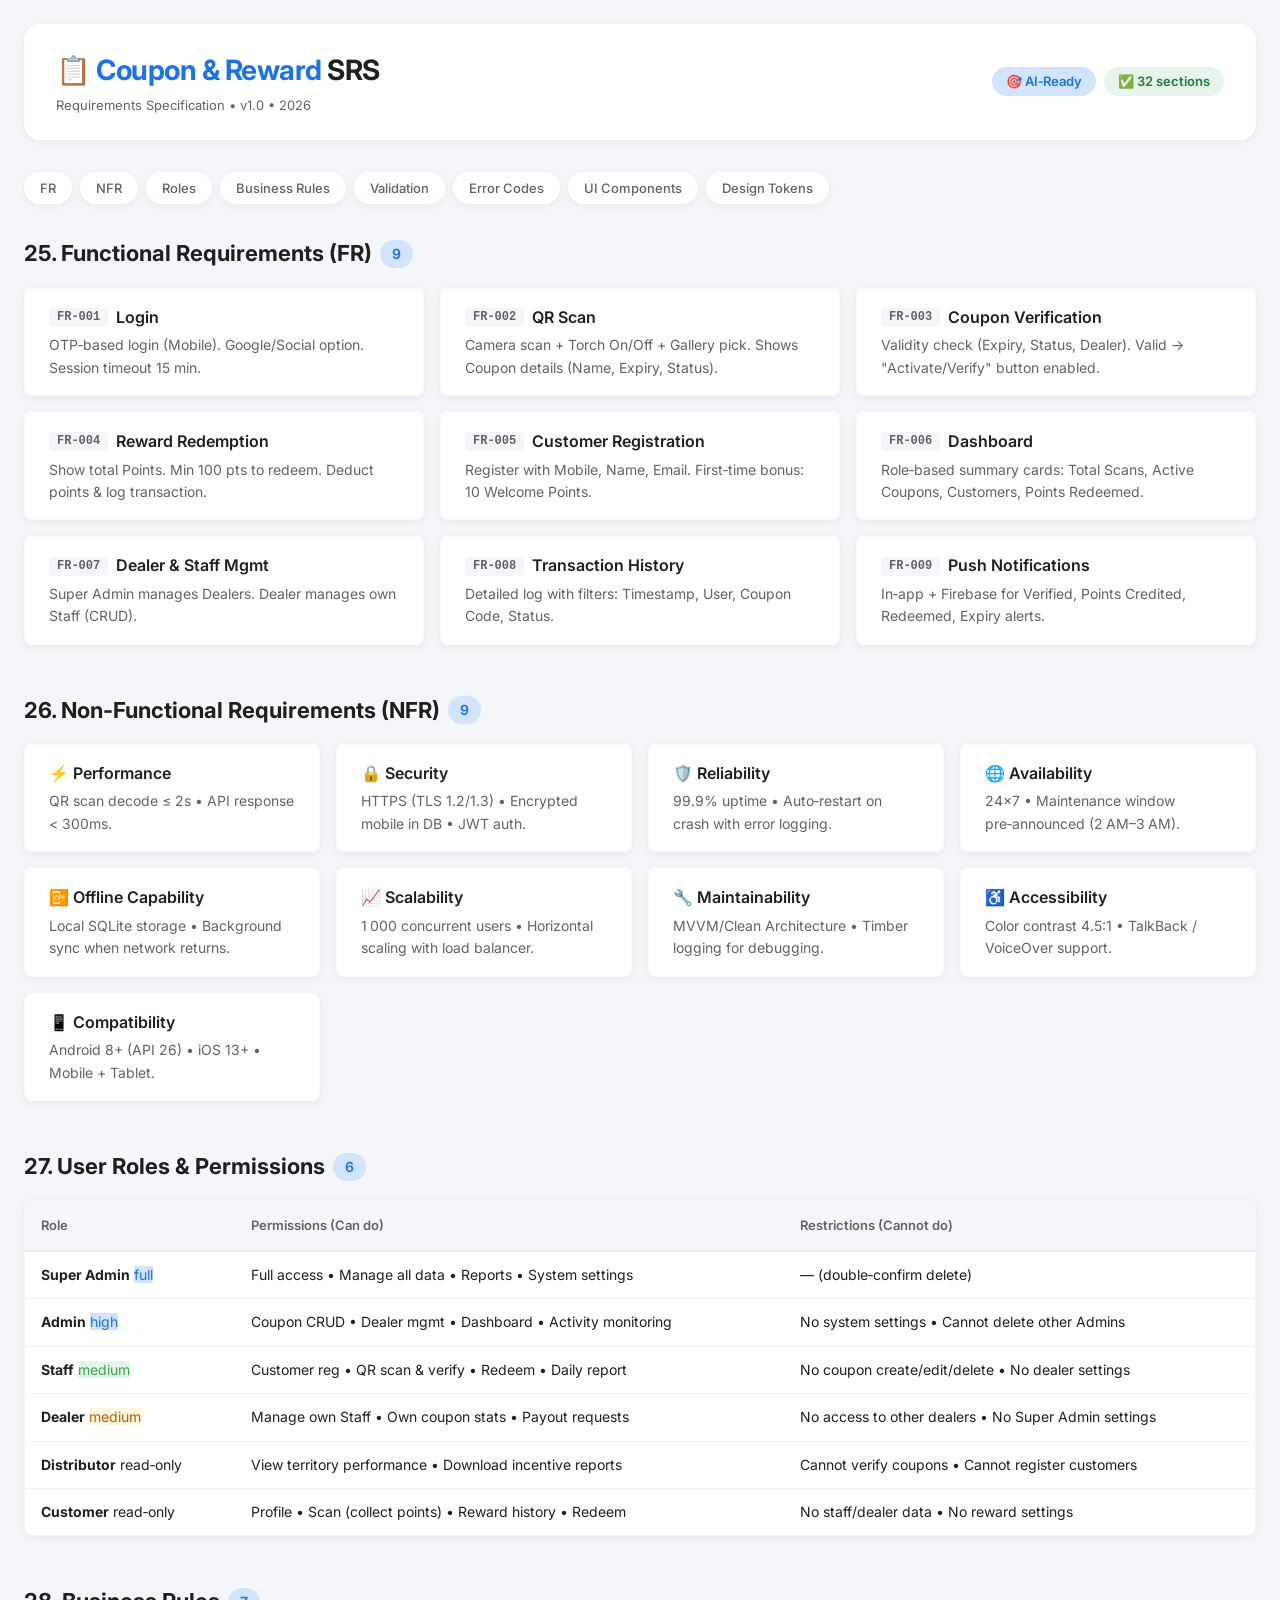
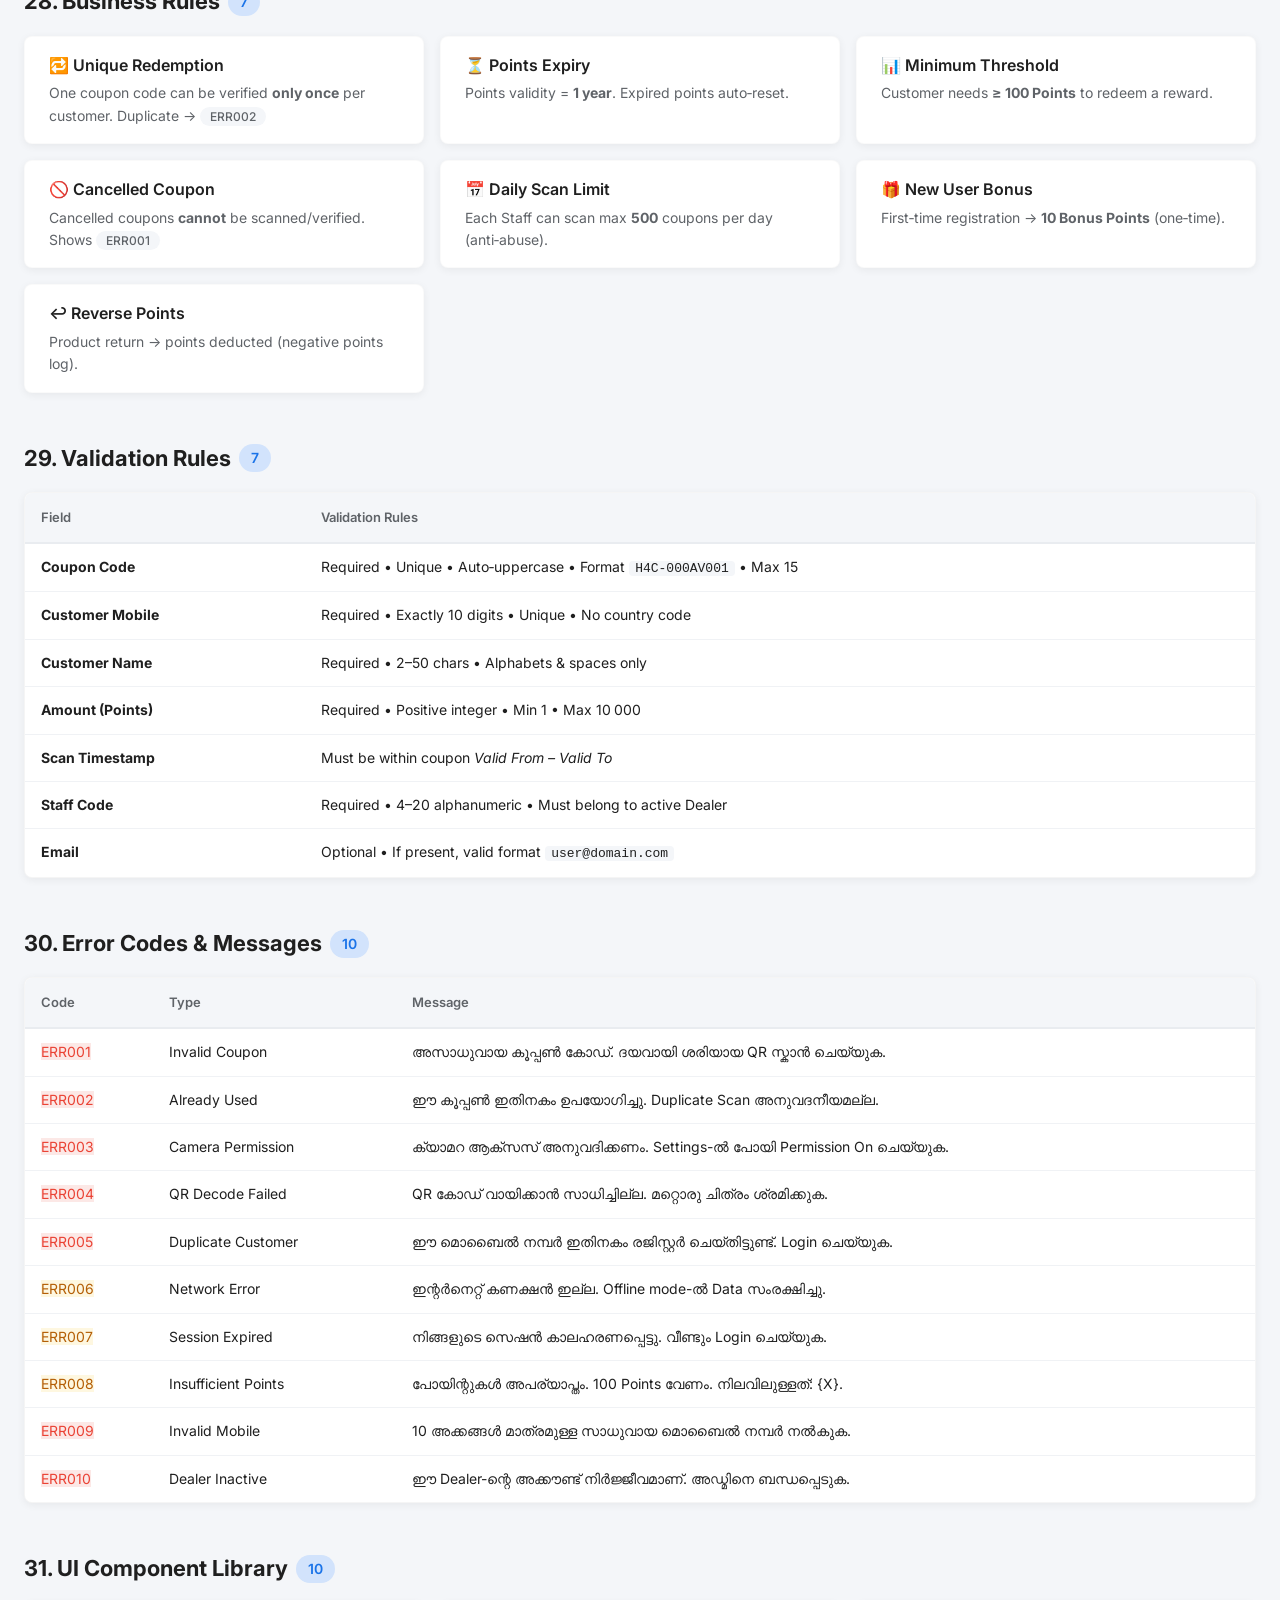
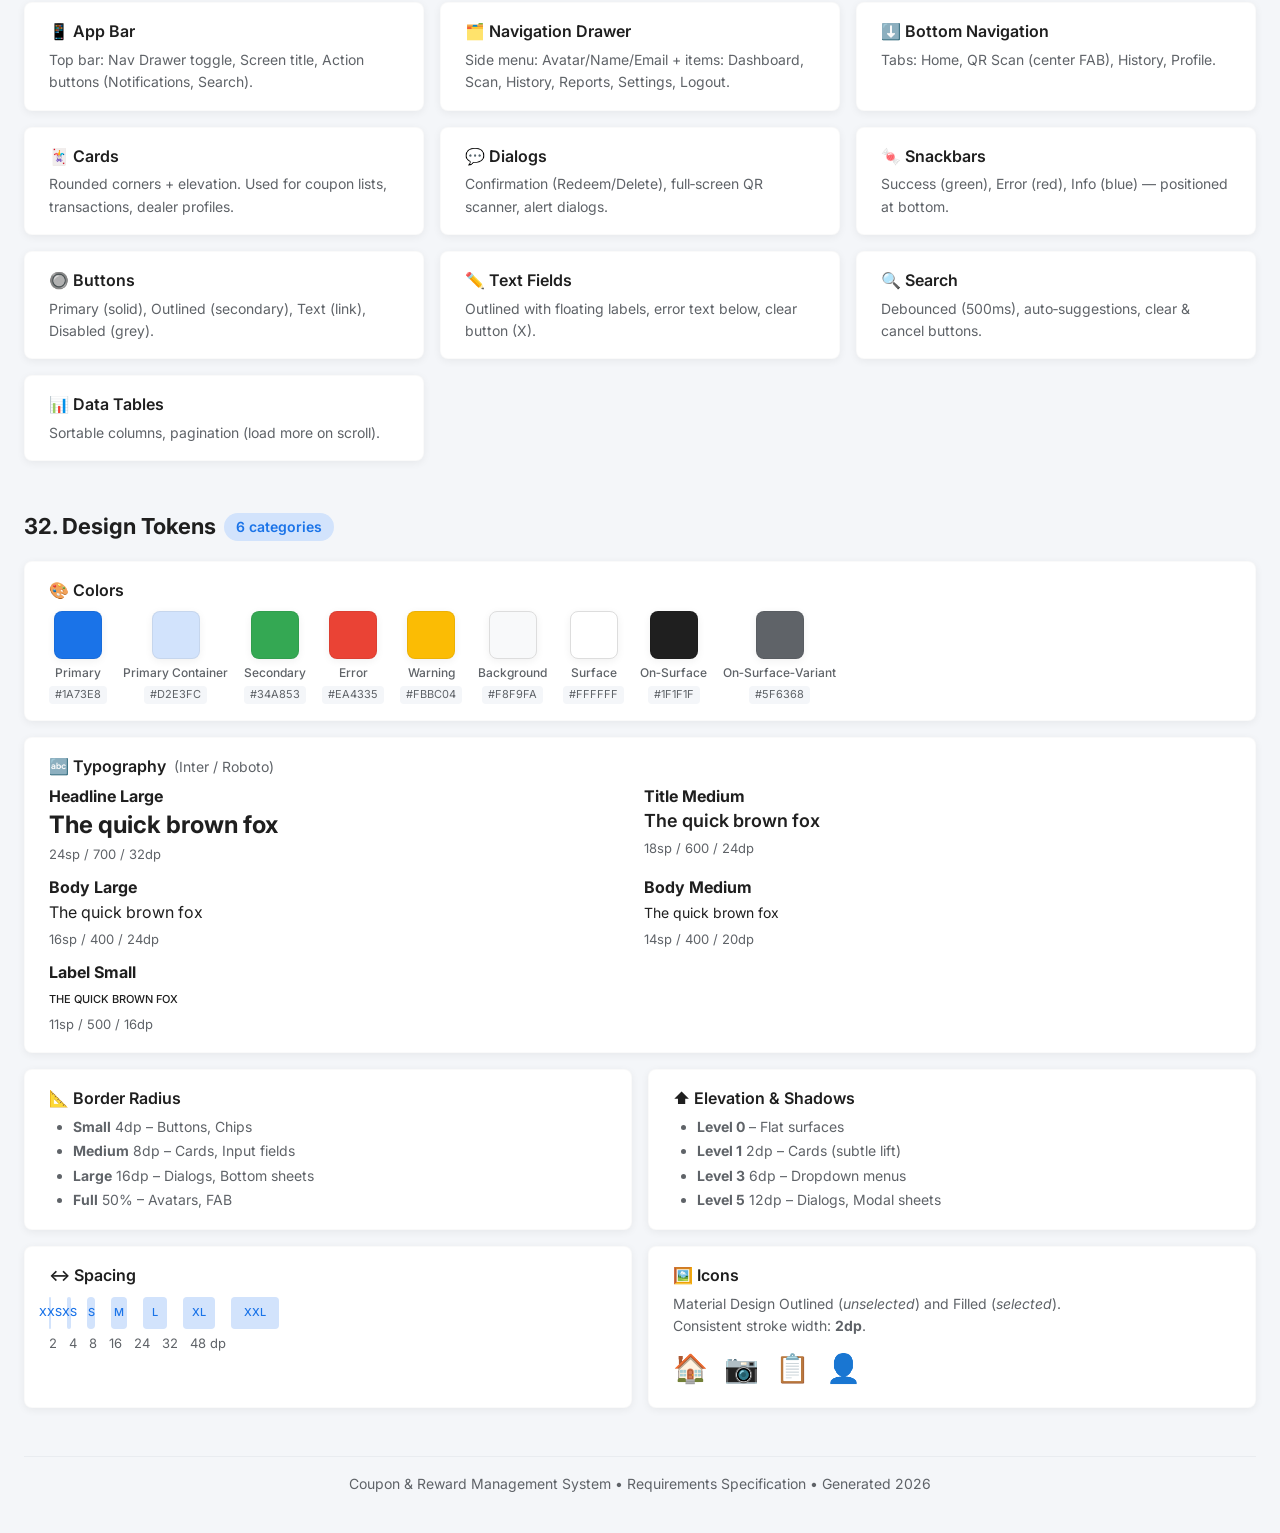
<file: coupon/docs/SRS.html>
<!DOCTYPE html>
<html lang="en">
<head>
    <meta charset="UTF-8" />
    <meta name="viewport" content="width=device-width, initial-scale=1.0" />
    <title>📋 SRS – Coupon & Reward Management System</title>
    <link href="https://fonts.googleapis.com/css2?family=Inter:opsz,wght@14..32,400;14..32,500;14..32,600;14..32,700&display=swap" rel="stylesheet" />
    <style>
        /* ============================================================
                   DESIGN TOKENS (mirrored in CSS)
                   ============================================================ */
        :root {
            /* Colors */
            --primary: #1A73E8;
            --primary-container: #D2E3FC;
            --secondary: #34A853;
            --error: #EA4335;
            --warning: #FBBC04;
            --bg: #F4F6F9;
            --surface: #FFFFFF;
            --on-surface: #1F1F1F;
            --on-surface-variant: #5F6368;

            /* Typography */
            --font-family: 'Inter', -apple-system, BlinkMacSystemFont, sans-serif;

            /* Border Radius */
            --radius-sm: 4px;
            --radius-md: 8px;
            --radius-lg: 16px;
            --radius-full: 9999px;

            /* Elevation / Shadows */
            --shadow-1: 0 2px 8px rgba(0, 0, 0, 0.06);
            --shadow-3: 0 6px 20px rgba(0, 0, 0, 0.08);
            --shadow-5: 0 12px 40px rgba(0, 0, 0, 0.12);

            /* Spacing */
            --space-xxs: 2px;
            --space-xs: 4px;
            --space-s: 8px;
            --space-m: 16px;
            --space-l: 24px;
            --space-xl: 32px;
            --space-xxl: 48px;
        }

        /* ============================================================
                   RESET & BASE
                   ============================================================ */
        *,
        *::before,
        *::after {
            box-sizing: border-box;
            margin: 0;
            padding: 0;
        }

        html {
            scroll-behavior: smooth;
        }

        body {
            font-family: var(--font-family);
            background: var(--bg);
            color: var(--on-surface);
            line-height: 1.6;
            padding: var(--space-l);
        }

        /* ============================================================
                   LAYOUT
                   ============================================================ */
        .container {
            max-width: 1440px;
            margin: 0 auto;
        }

        /* Header */
        .header {
            background: var(--surface);
            padding: var(--space-l) var(--space-xl);
            border-radius: var(--radius-lg);
            box-shadow: var(--shadow-1);
            margin-bottom: var(--space-xl);
            display: flex;
            flex-wrap: wrap;
            align-items: center;
            justify-content: space-between;
        }

        .header h1 {
            font-size: 28px;
            font-weight: 700;
            letter-spacing: -0.5px;
        }

        .header h1 span {
            color: var(--primary);
        }

        .header .badge {
            background: var(--primary-container);
            color: var(--primary);
            padding: 4px 14px;
            border-radius: var(--radius-full);
            font-size: 13px;
            font-weight: 600;
        }

        /* Quick Nav */
        .quick-nav {
            display: flex;
            flex-wrap: wrap;
            gap: var(--space-s);
            margin-bottom: var(--space-xl);
        }

        .quick-nav a {
            background: var(--surface);
            padding: 6px 16px;
            border-radius: var(--radius-full);
            font-size: 13px;
            font-weight: 500;
            color: var(--on-surface-variant);
            text-decoration: none;
            box-shadow: var(--shadow-1);
            transition: 0.2s;
        }

        .quick-nav a:hover {
            background: var(--primary);
            color: #fff;
            transform: translateY(-1px);
            box-shadow: var(--shadow-3);
        }

        /* Grid */
        .section {
            margin-bottom: var(--space-xxl);
        }

        .section-title {
            font-size: 22px;
            font-weight: 700;
            margin-bottom: var(--space-m);
            display: flex;
            align-items: center;
            gap: var(--space-s);
        }

        .section-title .count {
            background: var(--primary-container);
            color: var(--primary);
            font-size: 14px;
            font-weight: 600;
            padding: 0 12px;
            border-radius: var(--radius-full);
            line-height: 28px;
        }

        .grid-2 {
            display: grid;
            grid-template-columns: repeat(auto-fill, minmax(380px, 1fr));
            gap: var(--space-m);
        }

        .grid-3 {
            display: grid;
            grid-template-columns: repeat(auto-fill, minmax(280px, 1fr));
            gap: var(--space-m);
        }

        /* Cards */
        .card {
            background: var(--surface);
            border-radius: var(--radius-md);
            box-shadow: var(--shadow-1);
            padding: var(--space-m) var(--space-l);
            transition: 0.2s;
            border: 1px solid rgba(0, 0, 0, 0.02);
        }

        .card:hover {
            box-shadow: var(--shadow-3);
            transform: translateY(-2px);
        }

        .card .card-title {
            font-weight: 600;
            font-size: 16px;
            margin-bottom: var(--space-xs);
            display: flex;
            align-items: center;
            gap: var(--space-s);
        }

        .card .card-title .id {
            font-family: monospace;
            background: var(--bg);
            padding: 0 8px;
            border-radius: var(--radius-sm);
            font-size: 12px;
            font-weight: 600;
            color: var(--on-surface-variant);
        }

        .card p,
        .card li {
            font-size: 14px;
            color: var(--on-surface-variant);
        }

        .card ul {
            padding-left: var(--space-l);
            margin-top: var(--space-xs);
        }

        .card ul li {
            margin-bottom: 2px;
        }

        .card .tag {
            display: inline-block;
            background: var(--bg);
            padding: 0 10px;
            border-radius: var(--radius-full);
            font-size: 12px;
            font-weight: 500;
            color: var(--on-surface-variant);
        }

        .tag-success {
            background: #E6F4EA;
            color: var(--secondary);
        }
        .tag-error {
            background: #FCE8E6;
            color: var(--error);
        }
        .tag-warning {
            background: #FEF7E0;
            color: #B45F06;
        }
        .tag-primary {
            background: var(--primary-container);
            color: var(--primary);
        }

        /* Tables */
        .table-wrap {
            overflow-x: auto;
            background: var(--surface);
            border-radius: var(--radius-md);
            box-shadow: var(--shadow-1);
            padding: 0;
            border: 1px solid rgba(0, 0, 0, 0.04);
        }

        table {
            width: 100%;
            border-collapse: collapse;
            font-size: 14px;
            min-width: 600px;
        }

        thead {
            background: var(--bg);
        }

        th {
            text-align: left;
            padding: 14px var(--space-m);
            font-weight: 600;
            font-size: 13px;
            color: var(--on-surface-variant);
            border-bottom: 2px solid #e9ecf0;
        }

        td {
            padding: 12px var(--space-m);
            border-bottom: 1px solid #f0f2f5;
            vertical-align: top;
        }

        tr:last-child td {
            border-bottom: none;
        }

        .code {
            font-family: 'Menlo', 'Cascadia Code', monospace;
            background: var(--bg);
            padding: 0 6px;
            border-radius: var(--radius-sm);
            font-size: 13px;
            color: var(--on-surface);
        }

        /* Design Tokens – visual swatches */
        .token-swatch {
            display: flex;
            flex-wrap: wrap;
            gap: var(--space-m);
            margin-top: var(--space-s);
        }

        .swatch-item {
            display: flex;
            flex-direction: column;
            align-items: center;
            gap: var(--space-xs);
        }

        .swatch {
            width: 48px;
            height: 48px;
            border-radius: var(--radius-md);
            box-shadow: var(--shadow-1);
            border: 1px solid rgba(0, 0, 0, 0.06);
        }

        .swatch-label {
            font-size: 12px;
            font-weight: 500;
            color: var(--on-surface-variant);
        }

        .swatch-value {
            font-size: 11px;
            color: var(--on-surface-variant);
            background: var(--bg);
            padding: 0 6px;
            border-radius: var(--radius-sm);
        }

        /* Spacing demo */
        .spacing-demo {
            display: flex;
            align-items: center;
            gap: var(--space-m);
            flex-wrap: wrap;
            margin-top: var(--space-s);
        }

        .spacing-box {
            background: var(--primary-container);
            border-radius: var(--radius-sm);
            display: flex;
            align-items: center;
            justify-content: center;
            font-size: 11px;
            font-weight: 500;
            color: var(--primary);
        }

        /* Responsive */
        @media (max-width: 640px) {
            body {
                padding: var(--space-m);
            }
            .header {
                flex-direction: column;
                align-items: flex-start;
                gap: var(--space-s);
            }
            .header h1 {
                font-size: 22px;
            }
            .grid-2,
            .grid-3 {
                grid-template-columns: 1fr;
            }
            .quick-nav a {
                font-size: 12px;
                padding: 4px 12px;
            }
            .section-title {
                font-size: 19px;
            }
        }

        /* print-friendly */
        @media print {
            .quick-nav {
                display: none;
            }
            .card:hover {
                transform: none;
                box-shadow: var(--shadow-1);
            }
            body {
                background: #fff;
                padding: 0.5in;
            }
            .header {
                box-shadow: none;
                border: 1px solid #ddd;
            }
        }

        /* misc */
        .mt-s {
            margin-top: var(--space-s);
        }
        .mb-s {
            margin-bottom: var(--space-s);
        }
        .fw-600 {
            font-weight: 600;
        }
        .text-small {
            font-size: 13px;
            color: var(--on-surface-variant);
        }
        .flex-row {
            display: flex;
            flex-wrap: wrap;
            gap: var(--space-s);
            align-items: center;
        }
    </style>
</head>
<body>
    <div class="container">

        <!-- ============================================================
        HEADER
        ============================================================ -->
        <header class="header">
            <div>
                <h1>📋 <span>Coupon &amp; Reward</span> SRS</h1>
                <div class="text-small" style="margin-top:2px;">Requirements Specification &bull; v1.0 &bull; 2026</div>
            </div>
            <div class="flex-row">
                <span class="badge">🎯 AI‑Ready</span>
                <span class="badge" style="background:#E6F4EA;color:#1E7E34;">✅ 32 sections</span>
            </div>
        </header>

        <!-- ============================================================
        QUICK NAV
        ============================================================ -->
        <nav class="quick-nav">
            <a href="#fr">FR</a>
            <a href="#nfr">NFR</a>
            <a href="#roles">Roles</a>
            <a href="#business">Business Rules</a>
            <a href="#validation">Validation</a>
            <a href="#errors">Error Codes</a>
            <a href="#ui">UI Components</a>
            <a href="#tokens">Design Tokens</a>
        </nav>

        <!-- ============================================================
        25. FUNCTIONAL REQUIREMENTS
        ============================================================ -->
        <section class="section" id="fr">
            <div class="section-title">
                25. Functional Requirements (FR)
                <span class="count">9</span>
            </div>
            <div class="grid-2">
                <div class="card">
                    <div class="card-title"><span class="id">FR-001</span> Login</div>
                    <p>OTP‑based login (Mobile). Google/Social option. Session timeout 15 min.</p>
                </div>
                <div class="card">
                    <div class="card-title"><span class="id">FR-002</span> QR Scan</div>
                    <p>Camera scan + Torch On/Off + Gallery pick. Shows Coupon details (Name, Expiry, Status).</p>
                </div>
                <div class="card">
                    <div class="card-title"><span class="id">FR-003</span> Coupon Verification</div>
                    <p>Validity check (Expiry, Status, Dealer). Valid → "Activate/Verify" button enabled.</p>
                </div>
                <div class="card">
                    <div class="card-title"><span class="id">FR-004</span> Reward Redemption</div>
                    <p>Show total Points. Min 100 pts to redeem. Deduct points &amp; log transaction.</p>
                </div>
                <div class="card">
                    <div class="card-title"><span class="id">FR-005</span> Customer Registration</div>
                    <p>Register with Mobile, Name, Email. First‑time bonus: 10 Welcome Points.</p>
                </div>
                <div class="card">
                    <div class="card-title"><span class="id">FR-006</span> Dashboard</div>
                    <p>Role‑based summary cards: Total Scans, Active Coupons, Customers, Points Redeemed.</p>
                </div>
                <div class="card">
                    <div class="card-title"><span class="id">FR-007</span> Dealer &amp; Staff Mgmt</div>
                    <p>Super Admin manages Dealers. Dealer manages own Staff (CRUD).</p>
                </div>
                <div class="card">
                    <div class="card-title"><span class="id">FR-008</span> Transaction History</div>
                    <p>Detailed log with filters: Timestamp, User, Coupon Code, Status.</p>
                </div>
                <div class="card">
                    <div class="card-title"><span class="id">FR-009</span> Push Notifications</div>
                    <p>In‑app + Firebase for Verified, Points Credited, Redeemed, Expiry alerts.</p>
                </div>
            </div>
        </section>

        <!-- ============================================================
        26. NON-FUNCTIONAL REQUIREMENTS
        ============================================================ -->
        <section class="section" id="nfr">
            <div class="section-title">
                26. Non-Functional Requirements (NFR)
                <span class="count">9</span>
            </div>
            <div class="grid-3">
                <div class="card">
                    <div class="card-title">⚡ Performance</div>
                    <p>QR scan decode ≤ 2s &bull; API response &lt; 300ms.</p>
                </div>
                <div class="card">
                    <div class="card-title">🔒 Security</div>
                    <p>HTTPS (TLS 1.2/1.3) &bull; Encrypted mobile in DB &bull; JWT auth.</p>
                </div>
                <div class="card">
                    <div class="card-title">🛡️ Reliability</div>
                    <p>99.9% uptime &bull; Auto‑restart on crash with error logging.</p>
                </div>
                <div class="card">
                    <div class="card-title">🌐 Availability</div>
                    <p>24×7 &bull; Maintenance window pre‑announced (2 AM–3 AM).</p>
                </div>
                <div class="card">
                    <div class="card-title">📴 Offline Capability</div>
                    <p>Local SQLite storage &bull; Background sync when network returns.</p>
                </div>
                <div class="card">
                    <div class="card-title">📈 Scalability</div>
                    <p>1 000 concurrent users &bull; Horizontal scaling with load balancer.</p>
                </div>
                <div class="card">
                    <div class="card-title">🔧 Maintainability</div>
                    <p>MVVM/Clean Architecture &bull; Timber logging for debugging.</p>
                </div>
                <div class="card">
                    <div class="card-title">♿ Accessibility</div>
                    <p>Color contrast 4.5:1 &bull; TalkBack / VoiceOver support.</p>
                </div>
                <div class="card">
                    <div class="card-title">📱 Compatibility</div>
                    <p>Android 8+ (API 26) &bull; iOS 13+ &bull; Mobile + Tablet.</p>
                </div>
            </div>
        </section>

        <!-- ============================================================
        27. USER ROLES & PERMISSIONS
        ============================================================ -->
        <section class="section" id="roles">
            <div class="section-title">
                27. User Roles &amp; Permissions
                <span class="count">6</span>
            </div>
            <div class="table-wrap">
                <table>
                    <thead>
                        <tr><th>Role</th><th>Permissions (Can do)</th><th>Restrictions (Cannot do)</th></tr>
                    </thead>
                    <tbody>
                        <tr>
                            <td><strong>Super Admin</strong> <span class="tag tag-primary">full</span></td>
                            <td>Full access &bull; Manage all data &bull; Reports &bull; System settings</td>
                            <td>— (double‑confirm delete)</td>
                        </tr>
                        <tr>
                            <td><strong>Admin</strong> <span class="tag tag-primary">high</span></td>
                            <td>Coupon CRUD &bull; Dealer mgmt &bull; Dashboard &bull; Activity monitoring</td>
                            <td>No system settings &bull; Cannot delete other Admins</td>
                        </tr>
                        <tr>
                            <td><strong>Staff</strong> <span class="tag tag-success">medium</span></td>
                            <td>Customer reg &bull; QR scan &amp; verify &bull; Redeem &bull; Daily report</td>
                            <td>No coupon create/edit/delete &bull; No dealer settings</td>
                        </tr>
                        <tr>
                            <td><strong>Dealer</strong> <span class="tag tag-warning">medium</span></td>
                            <td>Manage own Staff &bull; Own coupon stats &bull; Payout requests</td>
                            <td>No access to other dealers &bull; No Super Admin settings</td>
                        </tr>
                        <tr>
                            <td><strong>Distributor</strong> <span class="tag">read‑only</span></td>
                            <td>View territory performance &bull; Download incentive reports</td>
                            <td>Cannot verify coupons &bull; Cannot register customers</td>
                        </tr>
                        <tr>
                            <td><strong>Customer</strong> <span class="tag">read‑only</span></td>
                            <td>Profile &bull; Scan (collect points) &bull; Reward history &bull; Redeem</td>
                            <td>No staff/dealer data &bull; No reward settings</td>
                        </tr>
                    </tbody>
                </table>
            </div>
        </section>

        <!-- ============================================================
        28. BUSINESS RULES
        ============================================================ -->
        <section class="section" id="business">
            <div class="section-title">
                28. Business Rules
                <span class="count">7</span>
            </div>
            <div class="grid-2">
                <div class="card">
                    <div class="card-title">🔁 Unique Redemption</div>
                    <p>One coupon code can be verified <strong>only once</strong> per customer. Duplicate → <span class="tag tag-error">ERR002</span></p>
                </div>
                <div class="card">
                    <div class="card-title">⏳ Points Expiry</div>
                    <p>Points validity = <strong>1 year</strong>. Expired points auto‑reset.</p>
                </div>
                <div class="card">
                    <div class="card-title">📊 Minimum Threshold</div>
                    <p>Customer needs <strong>≥ 100 Points</strong> to redeem a reward.</p>
                </div>
                <div class="card">
                    <div class="card-title">🚫 Cancelled Coupon</div>
                    <p>Cancelled coupons <strong>cannot</strong> be scanned/verified. Shows <span class="tag tag-error">ERR001</span></p>
                </div>
                <div class="card">
                    <div class="card-title">📅 Daily Scan Limit</div>
                    <p>Each Staff can scan max <strong>500</strong> coupons per day (anti‑abuse).</p>
                </div>
                <div class="card">
                    <div class="card-title">🎁 New User Bonus</div>
                    <p>First‑time registration → <strong>10 Bonus Points</strong> (one‑time).</p>
                </div>
                <div class="card">
                    <div class="card-title">↩️ Reverse Points</div>
                    <p>Product return → points deducted (negative points log).</p>
                </div>
            </div>
        </section>

        <!-- ============================================================
        29. VALIDATION RULES
        ============================================================ -->
        <section class="section" id="validation">
            <div class="section-title">
                29. Validation Rules
                <span class="count">7</span>
            </div>
            <div class="table-wrap">
                <table>
                    <thead>
                        <tr><th>Field</th><th>Validation Rules</th></tr>
                    </thead>
                    <tbody>
                        <tr><td><strong>Coupon Code</strong></td>
                            <td>Required &bull; Unique &bull; Auto‑uppercase &bull; Format <span class="code">H4C-000AV001</span> &bull; Max 15</td>
                        </tr>
                        <tr><td><strong>Customer Mobile</strong></td>
                            <td>Required &bull; Exactly 10 digits &bull; Unique &bull; No country code</td>
                        </tr>
                        <tr><td><strong>Customer Name</strong></td>
                            <td>Required &bull; 2–50 chars &bull; Alphabets &amp; spaces only</td>
                        </tr>
                        <tr><td><strong>Amount (Points)</strong></td>
                            <td>Required &bull; Positive integer &bull; Min 1 &bull; Max 10 000</td>
                        </tr>
                        <tr><td><strong>Scan Timestamp</strong></td>
                            <td>Must be within coupon <em>Valid From – Valid To</em></td>
                        </tr>
                        <tr><td><strong>Staff Code</strong></td>
                            <td>Required &bull; 4–20 alphanumeric &bull; Must belong to active Dealer</td>
                        </tr>
                        <tr><td><strong>Email</strong></td>
                            <td>Optional &bull; If present, valid format <span class="code">user@domain.com</span></td>
                        </tr>
                    </tbody>
                </table>
            </div>
        </section>

        <!-- ============================================================
        30. ERROR CODES & MESSAGES
        ============================================================ -->
        <section class="section" id="errors">
            <div class="section-title">
                30. Error Codes &amp; Messages
                <span class="count">10</span>
            </div>
            <div class="table-wrap">
                <table>
                    <thead>
                        <tr><th>Code</th><th>Type</th><th>Message</th></tr>
                    </thead>
                    <tbody>
                        <tr><td><span class="tag tag-error">ERR001</span></td><td>Invalid Coupon</td><td>അസാധുവായ കൂപ്പൺ കോഡ്. ദയവായി ശരിയായ QR സ്കാൻ ചെയ്യുക.</td></tr>
                        <tr><td><span class="tag tag-error">ERR002</span></td><td>Already Used</td><td>ഈ കൂപ്പൺ ഇതിനകം ഉപയോഗിച്ചു. Duplicate Scan അനുവദനീയമല്ല.</td></tr>
                        <tr><td><span class="tag tag-error">ERR003</span></td><td>Camera Permission</td><td>ക്യാമറ ആക്സസ് അനുവദിക്കണം. Settings-ൽ പോയി Permission On ചെയ്യുക.</td></tr>
                        <tr><td><span class="tag tag-error">ERR004</span></td><td>QR Decode Failed</td><td>QR കോഡ് വായിക്കാൻ സാധിച്ചില്ല. മറ്റൊരു ചിത്രം ശ്രമിക്കുക.</td></tr>
                        <tr><td><span class="tag tag-error">ERR005</span></td><td>Duplicate Customer</td><td>ഈ മൊബൈൽ നമ്പർ ഇതിനകം രജിസ്റ്റർ ചെയ്തിട്ടുണ്ട്. Login ചെയ്യുക.</td></tr>
                        <tr><td><span class="tag tag-warning">ERR006</span></td><td>Network Error</td><td>ഇന്റർനെറ്റ് കണക്ഷൻ ഇല്ല. Offline mode-ൽ Data സംരക്ഷിച്ചു.</td></tr>
                        <tr><td><span class="tag tag-warning">ERR007</span></td><td>Session Expired</td><td>നിങ്ങളുടെ സെഷൻ കാലഹരണപ്പെട്ടു. വീണ്ടും Login ചെയ്യുക.</td></tr>
                        <tr><td><span class="tag tag-warning">ERR008</span></td><td>Insufficient Points</td><td>പോയിന്റുകൾ അപര്യാപ്തം. 100 Points വേണം. നിലവിലുള്ളത്: {X}.</td></tr>
                        <tr><td><span class="tag tag-error">ERR009</span></td><td>Invalid Mobile</td><td>10 അക്കങ്ങൾ മാത്രമുള്ള സാധുവായ മൊബൈൽ നമ്പർ നൽകുക.</td></tr>
                        <tr><td><span class="tag tag-error">ERR010</span></td><td>Dealer Inactive</td><td>ഈ Dealer-ന്റെ അക്കൗണ്ട് നിർജ്ജീവമാണ്. അഡ്മിനെ ബന്ധപ്പെടുക.</td></tr>
                    </tbody>
                </table>
            </div>
        </section>

        <!-- ============================================================
        31. UI COMPONENT LIBRARY
        ============================================================ -->
        <section class="section" id="ui">
            <div class="section-title">
                31. UI Component Library
                <span class="count">10</span>
            </div>
            <div class="grid-2">
                <div class="card"><div class="card-title">📱 App Bar</div><p>Top bar: Nav Drawer toggle, Screen title, Action buttons (Notifications, Search).</p></div>
                <div class="card"><div class="card-title">🗂️ Navigation Drawer</div><p>Side menu: Avatar/Name/Email + items: Dashboard, Scan, History, Reports, Settings, Logout.</p></div>
                <div class="card"><div class="card-title">⬇️ Bottom Navigation</div><p>Tabs: Home, QR Scan (center FAB), History, Profile.</p></div>
                <div class="card"><div class="card-title">🃏 Cards</div><p>Rounded corners + elevation. Used for coupon lists, transactions, dealer profiles.</p></div>
                <div class="card"><div class="card-title">💬 Dialogs</div><p>Confirmation (Redeem/Delete), full‑screen QR scanner, alert dialogs.</p></div>
                <div class="card"><div class="card-title">🍬 Snackbars</div><p>Success (green), Error (red), Info (blue) — positioned at bottom.</p></div>
                <div class="card"><div class="card-title">🔘 Buttons</div><p>Primary (solid), Outlined (secondary), Text (link), Disabled (grey).</p></div>
                <div class="card"><div class="card-title">✏️ Text Fields</div><p>Outlined with floating labels, error text below, clear button (X).</p></div>
                <div class="card"><div class="card-title">🔍 Search</div><p>Debounced (500ms), auto‑suggestions, clear &amp; cancel buttons.</p></div>
                <div class="card"><div class="card-title">📊 Data Tables</div><p>Sortable columns, pagination (load more on scroll).</p></div>
            </div>
        </section>

        <!-- ============================================================
        32. DESIGN TOKENS
        ============================================================ -->
        <section class="section" id="tokens">
            <div class="section-title">
                32. Design Tokens
                <span class="count">6 categories</span>
            </div>

            <!-- Colors -->
            <div class="card" style="margin-bottom:var(--space-m);">
                <div class="card-title">🎨 Colors</div>
                <div class="token-swatch">
                    <div class="swatch-item"><div class="swatch" style="background:#1A73E8;"></div><span class="swatch-label">Primary</span><span class="swatch-value">#1A73E8</span></div>
                    <div class="swatch-item"><div class="swatch" style="background:#D2E3FC;"></div><span class="swatch-label">Primary Container</span><span class="swatch-value">#D2E3FC</span></div>
                    <div class="swatch-item"><div class="swatch" style="background:#34A853;"></div><span class="swatch-label">Secondary</span><span class="swatch-value">#34A853</span></div>
                    <div class="swatch-item"><div class="swatch" style="background:#EA4335;"></div><span class="swatch-label">Error</span><span class="swatch-value">#EA4335</span></div>
                    <div class="swatch-item"><div class="swatch" style="background:#FBBC04;"></div><span class="swatch-label">Warning</span><span class="swatch-value">#FBBC04</span></div>
                    <div class="swatch-item"><div class="swatch" style="background:#F8F9FA;border-color:#ddd;"></div><span class="swatch-label">Background</span><span class="swatch-value">#F8F9FA</span></div>
                    <div class="swatch-item"><div class="swatch" style="background:#FFFFFF;border-color:#ddd;"></div><span class="swatch-label">Surface</span><span class="swatch-value">#FFFFFF</span></div>
                    <div class="swatch-item"><div class="swatch" style="background:#1F1F1F;"></div><span class="swatch-label">On‑Surface</span><span class="swatch-value">#1F1F1F</span></div>
                    <div class="swatch-item"><div class="swatch" style="background:#5F6368;"></div><span class="swatch-label">On‑Surface‑Variant</span><span class="swatch-value">#5F6368</span></div>
                </div>
            </div>

            <!-- Typography -->
            <div class="card" style="margin-bottom:var(--space-m);">
                <div class="card-title">🔤 Typography <span style="font-weight:400;font-size:14px;color:var(--on-surface-variant);">(Inter / Roboto)</span></div>
                <div style="display:grid;grid-template-columns:1fr 1fr;gap:var(--space-s);">
                    <div><strong>Headline Large</strong><br><span style="font-size:24px;font-weight:700;line-height:32px;">The quick brown fox</span><br><span class="text-small">24sp / 700 / 32dp</span></div>
                    <div><strong>Title Medium</strong><br><span style="font-size:18px;font-weight:600;line-height:24px;">The quick brown fox</span><br><span class="text-small">18sp / 600 / 24dp</span></div>
                    <div><strong>Body Large</strong><br><span style="font-size:16px;font-weight:400;line-height:24px;">The quick brown fox</span><br><span class="text-small">16sp / 400 / 24dp</span></div>
                    <div><strong>Body Medium</strong><br><span style="font-size:14px;font-weight:400;line-height:20px;">The quick brown fox</span><br><span class="text-small">14sp / 400 / 20dp</span></div>
                    <div><strong>Label Small</strong><br><span style="font-size:11px;font-weight:500;line-height:16px;">THE QUICK BROWN FOX</span><br><span class="text-small">11sp / 500 / 16dp</span></div>
                </div>
            </div>

            <!-- Border Radius + Elevation + Spacing -->
            <div style="display:grid;grid-template-columns:1fr 1fr;gap:var(--space-m);">
                <div class="card">
                    <div class="card-title">📐 Border Radius</div>
                    <ul>
                        <li><strong>Small</strong> 4dp – Buttons, Chips</li>
                        <li><strong>Medium</strong> 8dp – Cards, Input fields</li>
                        <li><strong>Large</strong> 16dp – Dialogs, Bottom sheets</li>
                        <li><strong>Full</strong> 50% – Avatars, FAB</li>
                    </ul>
                </div>
                <div class="card">
                    <div class="card-title">⬆️ Elevation &amp; Shadows</div>
                    <ul>
                        <li><strong>Level 0</strong> – Flat surfaces</li>
                        <li><strong>Level 1</strong> 2dp – Cards (subtle lift)</li>
                        <li><strong>Level 3</strong> 6dp – Dropdown menus</li>
                        <li><strong>Level 5</strong> 12dp – Dialogs, Modal sheets</li>
                    </ul>
                </div>
                <div class="card" style="grid-column:1/2;">
                    <div class="card-title">↔️ Spacing</div>
                    <div class="spacing-demo">
                        <div class="spacing-box" style="width:2px;height:32px;">XXS</div>
                        <div class="spacing-box" style="width:4px;height:32px;">XS</div>
                        <div class="spacing-box" style="width:8px;height:32px;">S</div>
                        <div class="spacing-box" style="width:16px;height:32px;">M</div>
                        <div class="spacing-box" style="width:24px;height:32px;">L</div>
                        <div class="spacing-box" style="width:32px;height:32px;">XL</div>
                        <div class="spacing-box" style="width:48px;height:32px;">XXL</div>
                    </div>
                    <div class="text-small" style="margin-top:var(--space-xs);">2 &nbsp; 4 &nbsp; 8 &nbsp; 16 &nbsp; 24 &nbsp; 32 &nbsp; 48 dp</div>
                </div>
                <div class="card">
                    <div class="card-title">🖼️ Icons</div>
                    <p>Material Design Outlined (<em>unselected</em>) and Filled (<em>selected</em>).<br>Consistent stroke width: <strong>2dp</strong>.</p>
                    <div style="display:flex;gap:var(--space-m);margin-top:var(--space-s);font-size:28px;">
                        <span>🏠</span><span>📷</span><span>📋</span><span>👤</span>
                    </div>
                </div>
            </div>
        </section>

        <!-- ============================================================
        FOOTER
        ============================================================ -->
        <footer style="margin-top:var(--space-xxl);padding:var(--space-m) 0;border-top:1px solid #e9ecf0;text-align:center;font-size:14px;color:var(--on-surface-variant);">
            Coupon &amp; Reward Management System &bull; Requirements Specification &bull; Generated 2026
        </footer>

    </div>
    <!-- end container -->
</body>
</html>
</file>
<file: coupon/css/tokens.css>
/* ============================================================
   H4 COUPON — Material Design 3 Design Tokens
   Shared across the entire /coupon module. Do not duplicate
   color/shape/typography values anywhere else — reference
   these custom properties instead.
   ============================================================ */
:root{
  /* ---- Brand seed color (H4 gold, matches parent ERP identity) ---- */
  --md-seed:#C9962B;

  /* ---- Core color roles (Material 3, light scheme) ---- */
  --md-primary:#8A5B00;
  --md-on-primary:#FFFFFF;
  --md-primary-container:#FFDDA8;
  --md-on-primary-container:#2B1700;

  --md-secondary:#6F5B3E;
  --md-on-secondary:#FFFFFF;
  --md-secondary-container:#FADEB3;
  --md-on-secondary-container:#271904;

  --md-tertiary:#4C662B;
  --md-on-tertiary:#FFFFFF;
  --md-tertiary-container:#CDEDA3;
  --md-on-tertiary-container:#102000;

  --md-error:#BA1A1A;
  --md-on-error:#FFFFFF;
  --md-error-container:#FFDAD6;
  --md-on-error-container:#410002;

  --md-success:#2E7D32;
  --md-on-success:#FFFFFF;

  --md-surface:#FFF8F1;
  --md-surface-dim:#E0D9CB;
  --md-surface-bright:#FFF8F1;
  --md-surface-container-lowest:#FFFFFF;
  --md-surface-container-low:#FAF1E4;
  --md-surface-container:#F4EBDE;
  --md-surface-container-high:#EEE5D8;
  --md-surface-container-highest:#E9E0D3;
  --md-on-surface:#1F1B13;
  --md-on-surface-variant:#4F4539;

  --md-outline:#817567;
  --md-outline-variant:#D3C5B4;

  --md-inverse-surface:#342F27;
  --md-inverse-on-surface:#F9EFE1;
  --md-inverse-primary:#FFB945;

  --md-scrim:#000000;
  --md-shadow:#000000;

  /* ---- Shape scale ---- */
  --md-shape-xs:4px;
  --md-shape-sm:8px;
  --md-shape-md:12px;
  --md-shape-lg:16px;
  --md-shape-xl:28px;
  --md-shape-full:999px;

  /* ---- Elevation (Material 3 shadow tiers) ---- */
  --md-elev-0:none;
  --md-elev-1:0 1px 2px rgba(0,0,0,.16), 0 1px 3px 1px rgba(0,0,0,.08);
  --md-elev-2:0 1px 2px rgba(0,0,0,.20), 0 2px 6px 2px rgba(0,0,0,.10);
  --md-elev-3:0 1px 3px rgba(0,0,0,.22), 0 4px 8px 3px rgba(0,0,0,.12);

  /* ---- Typography scale ---- */
  --md-font: 'Roboto', 'Inter', system-ui, -apple-system, sans-serif;
  --md-display-size:34px;
  --md-headline-size:24px;
  --md-title-size:18px;
  --md-title-sm-size:14px;
  --md-body-size:15px;
  --md-body-sm-size:13px;
  --md-label-size:12px;

  /* ---- Motion ---- */
  --md-motion-fast:120ms;
  --md-motion-med:220ms;
  --md-motion-emphasis:cubic-bezier(.2,0,0,1);

  /* ---- Layout ---- */
  --md-topbar-h:60px;
  --md-bottomnav-h:68px;
  --md-max-width:520px; /* mobile-first single column, capped for tablets */
}

/* ---- Dark scheme (auto via prefers-color-scheme; toggled manually too) ---- */
[data-theme="dark"]{
  --md-primary:#FFB945;
  --md-on-primary:#472A00;
  --md-primary-container:#673F00;
  --md-on-primary-container:#FFDDA8;

  --md-secondary:#DDC2A0;
  --md-on-secondary:#3E2E15;
  --md-secondary-container:#56422A;
  --md-on-secondary-container:#FADEB3;

  --md-tertiary:#B1D18A;
  --md-on-tertiary:#1F3701;
  --md-tertiary-container:#354E16;
  --md-on-tertiary-container:#CDEDA3;

  --md-error:#FFB4AB;
  --md-on-error:#690005;
  --md-error-container:#93000A;
  --md-on-error-container:#FFDAD6;

  --md-surface:#17130C;
  --md-surface-dim:#17130C;
  --md-surface-bright:#3E382F;
  --md-surface-container-lowest:#120E08;
  --md-surface-container-low:#1F1B13;
  --md-surface-container:#231F17;
  --md-surface-container-high:#2E2921;
  --md-surface-container-highest:#39342B;
  --md-on-surface:#EBE1D4;
  --md-on-surface-variant:#D3C5B4;

  --md-outline:#9C8F80;
  --md-outline-variant:#4F4539;

  --md-inverse-surface:#EBE1D4;
  --md-inverse-on-surface:#342F27;
  --md-inverse-primary:#8A5B00;
}
</file>
<file: coupon/css/base.css>
/* ============================================================
   H4 COUPON — Base styles, resets, layout scaffolding
   ============================================================ */
*,*::before,*::after{box-sizing:border-box;}
html,body{height:100%;}
body{
  margin:0;
  font-family:var(--md-font);
  background:var(--md-surface);
  color:var(--md-on-surface);
  font-size:var(--md-body-size);
  line-height:1.45;
  -webkit-tap-highlight-color:transparent;
}
h1,h2,h3,h4,p,ul,ol{margin:0;}
a{color:inherit;text-decoration:none;}
button{font-family:inherit;}
input,select,textarea{font-family:inherit;}
img{max-width:100%;display:block;}

/* ---- App shell ---- */
#app{
  min-height:100%;
  display:flex;
  flex-direction:column;
  max-width:var(--md-max-width);
  margin:0 auto;
  background:var(--md-surface);
  position:relative;
}

/* ---- Top App Bar ---- */
.topbar{
  height:var(--md-topbar-h);
  display:flex;
  align-items:center;
  gap:8px;
  padding:0 8px 0 16px;
  background:var(--md-surface-container-low);
  border-bottom:1px solid var(--md-outline-variant);
  position:sticky;
  top:0;
  z-index:30;
}
.topbar__title{
  font-size:var(--md-title-size);
  font-weight:500;
  flex:1;
  overflow:hidden;
  text-overflow:ellipsis;
  white-space:nowrap;
}
.topbar__icon-btn{
  width:44px;height:44px;border-radius:var(--md-shape-full);
  display:flex;align-items:center;justify-content:center;
  background:transparent;border:none;color:var(--md-on-surface);
  font-size:20px;cursor:pointer;
}
.topbar__icon-btn:active{background:var(--md-surface-container-high);}

/* ---- View container ---- */
#view{
  flex:1;
  padding:16px 16px calc(var(--md-bottomnav-h) + 24px) 16px;
  overflow-y:auto;
}
#view.no-bottom-pad{padding-bottom:24px;}

/* ---- Bottom Navigation (Material 3) ---- */
.bottomnav{
  position:sticky;
  bottom:0;
  left:0;right:0;
  height:var(--md-bottomnav-h);
  background:var(--md-surface-container);
  border-top:1px solid var(--md-outline-variant);
  display:flex;
  z-index:30;
}
.bottomnav__item{
  flex:1;
  display:flex;flex-direction:column;align-items:center;justify-content:center;
  gap:2px;
  color:var(--md-on-surface-variant);
  cursor:pointer;
  border:none;background:transparent;
  padding:8px 0 10px;
  position:relative;
}
.bottomnav__icon{
  font-size:20px;
  width:44px;height:28px;
  display:flex;align-items:center;justify-content:center;
  border-radius:var(--md-shape-lg);
  transition:background var(--md-motion-fast);
}
.bottomnav__label{font-size:11px;font-weight:500;}
.bottomnav__item.active{color:var(--md-on-surface);}
.bottomnav__item.active .bottomnav__icon{background:var(--md-secondary-container);color:var(--md-on-secondary-container);}

/* ---- More sheet trigger (for overflow nav items) ---- */
.bottomnav__item .badge-dot{
  position:absolute;top:4px;right:22%;
  width:8px;height:8px;border-radius:50%;
  background:var(--md-error);
}

/* ---- Utility layout ---- */
.stack{display:flex;flex-direction:column;gap:12px;}
.row{display:flex;align-items:center;gap:10px;}
.row-between{display:flex;align-items:center;justify-content:space-between;gap:10px;}
.grid-2{display:grid;grid-template-columns:1fr 1fr;gap:12px;}
.mt-8{margin-top:8px;} .mt-16{margin-top:16px;} .mt-24{margin-top:24px;}
.center{display:flex;align-items:center;justify-content:center;}
.text-center{text-align:center;}
.muted{color:var(--md-on-surface-variant);}
.small{font-size:var(--md-body-sm-size);color:var(--md-on-surface-variant);}
.label{font-size:var(--md-label-size);text-transform:uppercase;letter-spacing:.06em;color:var(--md-on-surface-variant);font-weight:600;}
.hidden{display:none !important;}

/* ---- Scrollbar (desktop preview) ---- */
::-webkit-scrollbar{width:6px;height:6px;}
::-webkit-scrollbar-thumb{background:var(--md-outline-variant);border-radius:4px;}
</file>
<file: coupon/css/components.css>
/* ============================================================
   H4 COUPON — Reusable Material 3 components
   Buttons, cards, text fields, chips, snackbar, dialogs, list items
   ============================================================ */

/* ---- Buttons ---- */
.btn{
  display:inline-flex;align-items:center;justify-content:center;gap:8px;
  height:44px;padding:0 20px;
  border-radius:var(--md-shape-full);
  font-size:14px;font-weight:600;letter-spacing:.02em;
  border:none;cursor:pointer;
  transition:background var(--md-motion-fast), box-shadow var(--md-motion-fast);
  white-space:nowrap;
}
.btn:active{transform:scale(.98);}
.btn:disabled{opacity:.4;cursor:not-allowed;}
.btn-block{width:100%;}
.btn-filled{background:var(--md-primary);color:var(--md-on-primary);}
.btn-filled:active{box-shadow:var(--md-elev-1);}
.btn-tonal{background:var(--md-secondary-container);color:var(--md-on-secondary-container);}
.btn-outlined{background:transparent;border:1px solid var(--md-outline);color:var(--md-primary);}
.btn-text{background:transparent;color:var(--md-primary);height:40px;padding:0 12px;}
.btn-danger{background:var(--md-error);color:var(--md-on-error);}
.btn-sm{height:36px;padding:0 14px;font-size:13px;}
.btn-icon{
  width:44px;height:44px;padding:0;border-radius:50%;
  background:var(--md-surface-container-high);color:var(--md-on-surface);border:none;cursor:pointer;
}

/* ---- FAB ---- */
.fab{
  position:fixed;
  right:calc(50% - (min(var(--md-max-width),100vw) / 2) + 20px);
  bottom:calc(var(--md-bottomnav-h) + 20px);
  width:56px;height:56px;border-radius:var(--md-shape-lg);
  background:var(--md-primary-container);color:var(--md-on-primary-container);
  display:flex;align-items:center;justify-content:center;
  font-size:24px;border:none;cursor:pointer;box-shadow:var(--md-elev-2);
  z-index:25;
}

/* ---- Cards ---- */
.card{
  background:var(--md-surface-container-low);
  border-radius:var(--md-shape-lg);
  padding:16px;
  box-shadow:var(--md-elev-1);
}
.card-outlined{
  background:var(--md-surface);
  border:1px solid var(--md-outline-variant);
  border-radius:var(--md-shape-lg);
  padding:16px;
  box-shadow:none;
}
.card-title{font-size:var(--md-title-sm-size);font-weight:600;margin-bottom:10px;}

/* ---- KPI stat card ---- */
.stat-card{
  background:var(--md-surface-container-low);
  border-radius:var(--md-shape-lg);
  padding:14px 16px;
  box-shadow:var(--md-elev-1);
}
.stat-card .stat-label{font-size:11px;text-transform:uppercase;letter-spacing:.05em;color:var(--md-on-surface-variant);font-weight:600;}
.stat-card .stat-value{font-size:24px;font-weight:700;margin-top:4px;}

/* ---- Text fields (MD3 outlined) ---- */
.field{position:relative;margin-bottom:16px;}
.field label{
  display:block;font-size:12px;font-weight:600;color:var(--md-on-surface-variant);
  margin-bottom:6px;
}
.field input,.field select,.field textarea{
  width:100%;
  height:52px;
  padding:0 16px;
  border-radius:var(--md-shape-sm);
  border:1px solid var(--md-outline);
  background:var(--md-surface);
  color:var(--md-on-surface);
  font-size:16px; /* prevents mobile zoom-on-focus */
  outline:none;
  transition:border-color var(--md-motion-fast);
}
.field textarea{height:auto;padding:12px 16px;resize:vertical;min-height:80px;}
.field input:focus,.field select:focus,.field textarea:focus{
  border-color:var(--md-primary);border-width:2px;padding-left:15px;
}
.field .hint{font-size:11px;color:var(--md-on-surface-variant);margin-top:4px;}
.field .error-text{font-size:11px;color:var(--md-error);margin-top:4px;}
.field.has-error input{border-color:var(--md-error);}

/* ---- Chips ---- */
.chip{
  display:inline-flex;align-items:center;gap:4px;
  height:28px;padding:0 12px;border-radius:var(--md-shape-full);
  font-size:12px;font-weight:600;
  background:var(--md-surface-container-high);color:var(--md-on-surface-variant);
}
.chip-success{background:#D6EFD8;color:var(--md-success);}
.chip-error{background:var(--md-error-container);color:var(--md-on-error-container);}
.chip-primary{background:var(--md-primary-container);color:var(--md-on-primary-container);}

/* ---- List items ---- */
.list-item{
  display:flex;align-items:center;gap:12px;
  padding:12px 4px;
  border-bottom:1px solid var(--md-outline-variant);
}
.list-item:last-child{border-bottom:none;}
.list-item__avatar{
  width:40px;height:40px;border-radius:50%;
  background:var(--md-primary-container);color:var(--md-on-primary-container);
  display:flex;align-items:center;justify-content:center;font-weight:700;font-size:15px;flex-shrink:0;
}
.list-item__body{flex:1;min-width:0;}
.list-item__title{font-size:14px;font-weight:600;overflow:hidden;text-overflow:ellipsis;white-space:nowrap;}
.list-item__subtitle{font-size:12px;color:var(--md-on-surface-variant);}
.list-item__trail{flex-shrink:0;}

/* ---- Empty state ---- */
.empty-state{
  display:flex;flex-direction:column;align-items:center;justify-content:center;
  text-align:center;padding:48px 20px;color:var(--md-on-surface-variant);
}
.empty-state__icon{font-size:44px;margin-bottom:12px;opacity:.6;}
.empty-state__title{font-size:15px;font-weight:600;color:var(--md-on-surface);margin-bottom:4px;}

/* ---- Snackbar / Toast ---- */
#snackbar-host{
  position:fixed;left:50%;transform:translateX(-50%);
  bottom:calc(var(--md-bottomnav-h) + 12px);
  z-index:200;display:flex;flex-direction:column;gap:8px;align-items:center;
  width:100%;max-width:var(--md-max-width);padding:0 16px;
  pointer-events:none;
}
.snackbar{
  pointer-events:auto;
  background:var(--md-inverse-surface);color:var(--md-inverse-on-surface);
  padding:14px 16px;border-radius:var(--md-shape-sm);
  font-size:13px;box-shadow:var(--md-elev-3);
  max-width:100%;
  animation:snackbar-in var(--md-motion-med) var(--md-motion-emphasis);
}
@keyframes snackbar-in{from{opacity:0;transform:translateY(12px);}to{opacity:1;transform:translateY(0);}}

/* ---- Modal / Dialog ---- */
.modal-scrim{
  position:fixed;inset:0;background:rgba(0,0,0,.4);
  display:flex;align-items:flex-end;justify-content:center;
  z-index:100;
}
@media(min-width:560px){.modal-scrim{align-items:center;}}
.modal-sheet{
  background:var(--md-surface-container-high);
  width:100%;max-width:var(--md-max-width);
  border-radius:var(--md-shape-xl) var(--md-shape-xl) 0 0;
  padding:20px 20px calc(20px + env(safe-area-inset-bottom,0px));
  max-height:88vh;overflow-y:auto;
  animation:sheet-in var(--md-motion-med) var(--md-motion-emphasis);
}
@media(min-width:560px){.modal-sheet{border-radius:var(--md-shape-xl);}}
@keyframes sheet-in{from{transform:translateY(24px);opacity:0;}to{transform:translateY(0);opacity:1;}}
.modal-sheet__title{font-size:var(--md-title-size);font-weight:600;margin-bottom:14px;}
.modal-sheet__actions{display:flex;justify-content:flex-end;gap:8px;margin-top:18px;}

/* ---- Segmented control ---- */
.segmented{display:flex;border:1px solid var(--md-outline);border-radius:var(--md-shape-full);overflow:hidden;}
.segmented__opt{flex:1;text-align:center;padding:10px 0;font-size:13px;font-weight:600;cursor:pointer;color:var(--md-on-surface-variant);}
.segmented__opt.active{background:var(--md-secondary-container);color:var(--md-on-secondary-container);}

/* ---- Badge / points pill ---- */
.points-pill{
  display:inline-flex;align-items:center;gap:6px;
  background:var(--md-tertiary-container);color:var(--md-on-tertiary-container);
  padding:6px 14px;border-radius:var(--md-shape-full);font-weight:700;font-size:14px;
}

/* ---- Skeleton (loading) ---- */
.skeleton{background:linear-gradient(90deg,var(--md-surface-container) 25%,var(--md-surface-container-high) 37%,var(--md-surface-container) 63%);
  background-size:400% 100%;animation:skeleton-loading 1.4s ease infinite;border-radius:var(--md-shape-sm);}
@keyframes skeleton-loading{0%{background-position:100% 50%;}100%{background-position:0 50%;}}

/* ---- Divider ---- */
.divider{height:1px;background:var(--md-outline-variant);border:none;margin:12px 0;}

/* ---- Build-pending notice (used by scaffolded views awaiting full build-out) ---- */
.build-pending{
  border:1.5px dashed var(--md-outline);
  border-radius:var(--md-shape-lg);
  padding:20px;text-align:center;color:var(--md-on-surface-variant);
  font-size:13px;
}
.build-pending b{color:var(--md-on-surface);}

/* ---- Coupon code chip (monospace, tap-to-copy) — reusable across
   Batch Generator, QR Generator, Verification and History modules ---- */
.code-grid{display:grid;grid-template-columns:repeat(auto-fill,minmax(140px,1fr));gap:8px;}
.code-tag{
  font-family:'Courier New',monospace;
  font-size:13px;font-weight:700;letter-spacing:.02em;
  background:var(--md-surface-container-high);
  color:var(--md-on-surface);
  border:1px solid var(--md-outline-variant);
  border-radius:var(--md-shape-sm);
  padding:9px 10px;
  display:flex;align-items:center;justify-content:space-between;gap:6px;
  cursor:pointer;
  user-select:all;
}
.code-tag:active{background:var(--md-primary-container);}
.code-tag__copy{font-size:13px;opacity:.6;flex-shrink:0;}

/* ---- Batch summary row ---- */
.summary-row{display:flex;justify-content:space-between;padding:7px 0;font-size:13px;border-bottom:1px solid var(--md-outline-variant);}
.summary-row:last-child{border-bottom:none;}
.summary-row .k{color:var(--md-on-surface-variant);}
.summary-row .v{font-weight:600;}

/* ============================================================
   H4 COUPON — Reward Engine popup styles & animations
   (Module 06 · Part 3B — additive, appended only)
   ============================================================ */

/* ---- Full-screen overlay shell ---- */
.reward-overlay{
  position:fixed;inset:0;z-index:500;
  display:flex;align-items:center;justify-content:center;
  padding:24px;text-align:center;color:#fff;
  overflow:hidden;
}
.reward-overlay.bg-empty{background:linear-gradient(160deg,#3a3a3a,#161513);}
.reward-overlay.bg-win{background:linear-gradient(160deg,var(--md-primary),#2B1745);}
.reward-overlay.bg-cash{background:linear-gradient(160deg,#8A6510,#2B1B00);}
.reward-overlay.bg-jackpot{background:radial-gradient(circle at 50% 28%, #FFD700 0%, #6A3FA0 55%, #1A0033 100%);}
.reward-overlay.bg-used{background:linear-gradient(160deg,#5C1A1A,#1A0A0A);}
.reward-overlay.bg-invalid{background:linear-gradient(160deg,#5C1A1A,#2A0A0A);}
.reward-overlay.bg-expired{background:linear-gradient(160deg,#4A4A4A,#1A1A1A);}

/* ---- Glassmorphism card ---- */
.glass{
  backdrop-filter:blur(16px);-webkit-backdrop-filter:blur(16px);
  background:rgba(255,255,255,.10);
  border:1px solid rgba(255,255,255,.22);
  box-shadow:0 8px 32px rgba(0,0,0,.28);
}
.reward-card{
  position:relative;z-index:2;
  max-width:380px;width:100%;
  border-radius:var(--md-shape-xl);
  padding:32px 24px;
}
.reward-card-inner{ position:relative; }

/* ---- Icon / emoji ---- */
.reward-icon,.reward-emoji{
  font-size:64px;line-height:1;
}
.reward-icon.bounce,.reward-emoji.bounce{animation:emoji-bounce 900ms ease-in-out infinite;}

/* ---- Text blocks ---- */
.reward-title{
  font-size:24px;font-weight:800;margin-top:12px;letter-spacing:.02em;
  color:#fff;
}
.reward-message,.reward-sub{
  font-size:14px;line-height:1.55;opacity:.92;color:#fff;
}
.reward-value{
  font-size:38px;font-weight:800;margin:14px 0;
  background:linear-gradient(90deg,#FFD700,#FFF3C4);
  -webkit-background-clip:text;background-clip:text;color:transparent;
  line-height:1.2;
}
.reward-ml{
  font-size:13.5px;opacity:.88;margin-top:16px;line-height:1.7;
  border-top:1px solid rgba(255,255,255,.22);padding-top:16px;color:#fff;
}
.reward-actions{
  display:flex;flex-direction:column;gap:10px;margin-top:22px;
}
.reward-continue-btn{margin-top:22px;}

/* ---- Screen flash (jackpot open) ---- */
.screen-flash{
  position:fixed;inset:0;background:#fff;z-index:600;
  pointer-events:none;
  animation:screen-flash-anim 350ms ease-out forwards;
}

/* ---- Confetti / coin particles ---- */
.confetti-piece{
  position:absolute;top:-12px;width:8px;height:14px;opacity:.95;
  border-radius:1px;pointer-events:none;
  animation:confetti-fall linear forwards;
  will-change:transform,opacity;
}
.coin-piece{
  position:absolute;top:-30px;font-size:22px;
  pointer-events:none;
  animation:coin-fall linear forwards;
  will-change:transform;
}

/* ============================================================
   Per-reward accent effects
   ============================================================ */

/* Points */
.bg-win .reward-value{ text-shadow:0 0 18px rgba(255,215,0,.55); }

/* Cash */
.bg-cash .reward-value{ text-shadow:0 0 18px rgba(255,196,80,.6); }

/* Gift */
#giftEmoji{ display:inline-block; transition:transform 200ms ease; }

/* Discount */
.bg-win .reward-value{ animation:glow-pulse 1.8s ease-in-out infinite; }

/* Jackpot */
.bg-jackpot .reward-card{
  border:1px solid rgba(255,215,0,.45);
  box-shadow:0 0 60px rgba(255,215,0,.35), 0 8px 32px rgba(0,0,0,.4);
}
.bg-jackpot .reward-title{ color:#FFD700; }

/* Success (generic, reusable by future modules) */
.reward-success-glow{ box-shadow:0 0 24px rgba(76,125,43,.5); }

/* ---- Status popup accents ---- */
.reward-card-inner.red-pulse{ animation:red-pulse 1.2s ease-in-out infinite; }
.bg-expired{ animation:grey-fade-in 700ms ease-out; }
.bg-expired .reward-card{ filter:saturate(.6); }

/* ============================================================
   Animation utility classes
   ============================================================ */
.fade-scale-in{ animation:fade-scale-in 420ms cubic-bezier(.2,0,0,1); }
.slide-up-in{ animation:slide-up-in 420ms cubic-bezier(.2,0,0,1); }
.shake-anim{ animation:shake-anim 500ms; }
.red-pulse{ animation:red-pulse 1.2s ease-in-out infinite; }
.grey-fade{ animation:grey-fade-in 700ms ease-out; }
.glow-pulse{ animation:glow-pulse 1.6s ease-in-out infinite; }
.trophy-rotate{ display:inline-block; animation:trophy-rotate 3s ease-in-out infinite; }

/* ============================================================
   Keyframes
   ============================================================ */
@keyframes fade-scale-in{
  from{ opacity:0; transform:scale(.85); }
  to{ opacity:1; transform:scale(1); }
}
@keyframes slide-up-in{
  from{ opacity:0; transform:translateY(40px); }
  to{ opacity:1; transform:translateY(0); }
}
@keyframes shake-anim{
  10%,90%{ transform:translateX(-2px); }
  20%,80%{ transform:translateX(4px); }
  30%,50%,70%{ transform:translateX(-8px); }
  40%,60%{ transform:translateX(8px); }
}
@keyframes red-pulse{
  0%,100%{ box-shadow:0 0 0 0 rgba(255,80,80,.5); }
  50%{ box-shadow:0 0 0 22px rgba(255,80,80,0); }
}
@keyframes grey-fade-in{
  from{ opacity:0; }
  to{ opacity:1; }
}
@keyframes glow-pulse{
  0%,100%{ text-shadow:0 0 10px rgba(255,215,0,.4); }
  50%{ text-shadow:0 0 28px rgba(255,215,0,.9); }
}
@keyframes trophy-rotate{
  0%,100%{ transform:rotate(-8deg); }
  50%{ transform:rotate(8deg); }
}
@keyframes emoji-bounce{
  0%,100%{ transform:translateY(0); }
  50%{ transform:translateY(-14px); }
}
@keyframes screen-flash-anim{
  from{ opacity:.9; }
  to{ opacity:0; }
}
@keyframes confetti-fall{
  to{ transform:translateY(112vh) rotate(600deg); opacity:.25; }
}
@keyframes coin-fall{
  to{ transform:translateY(112vh) rotate(360deg); }
}

/* ============================================================
   Responsive mobile layout
   ============================================================ */
@media (max-width:400px){
  .reward-card{ padding:26px 18px; border-radius:var(--md-shape-lg); }
  .reward-icon,.reward-emoji{ font-size:52px; }
  .reward-title{ font-size:20px; }
  .reward-value{ font-size:30px; }
  .reward-message,.reward-sub{ font-size:13px; }
  .reward-ml{ font-size:12.5px; }
}
@media (max-height:600px){
  .reward-card{ padding:18px 18px; }
  .reward-icon,.reward-emoji{ font-size:42px; }
}

/* ============================================================
   Dark mode compatibility
   ============================================================ */
[data-theme="dark"] .glass{
  background:rgba(0,0,0,.28);
  border-color:rgba(255,255,255,.14);
}
[data-theme="dark"] .reward-overlay.bg-expired{
  background:linear-gradient(160deg,#2A2A2A,#0D0D0D);
}
[data-theme="dark"] .confetti-piece{ opacity:.85; }

/* ============================================================
   Reduced-motion accessibility
   ============================================================ */
@media (prefers-reduced-motion: reduce){
  .reward-icon.bounce,.reward-emoji.bounce,
  .fade-scale-in,.slide-up-in,.shake-anim,.red-pulse,
  .grey-fade,.glow-pulse,.trophy-rotate,
  .confetti-piece,.coin-piece,.screen-flash{
    animation-duration:1ms !important;
    animation-iteration-count:1 !important;
    transition-duration:1ms !important;
  }
}
</file>
